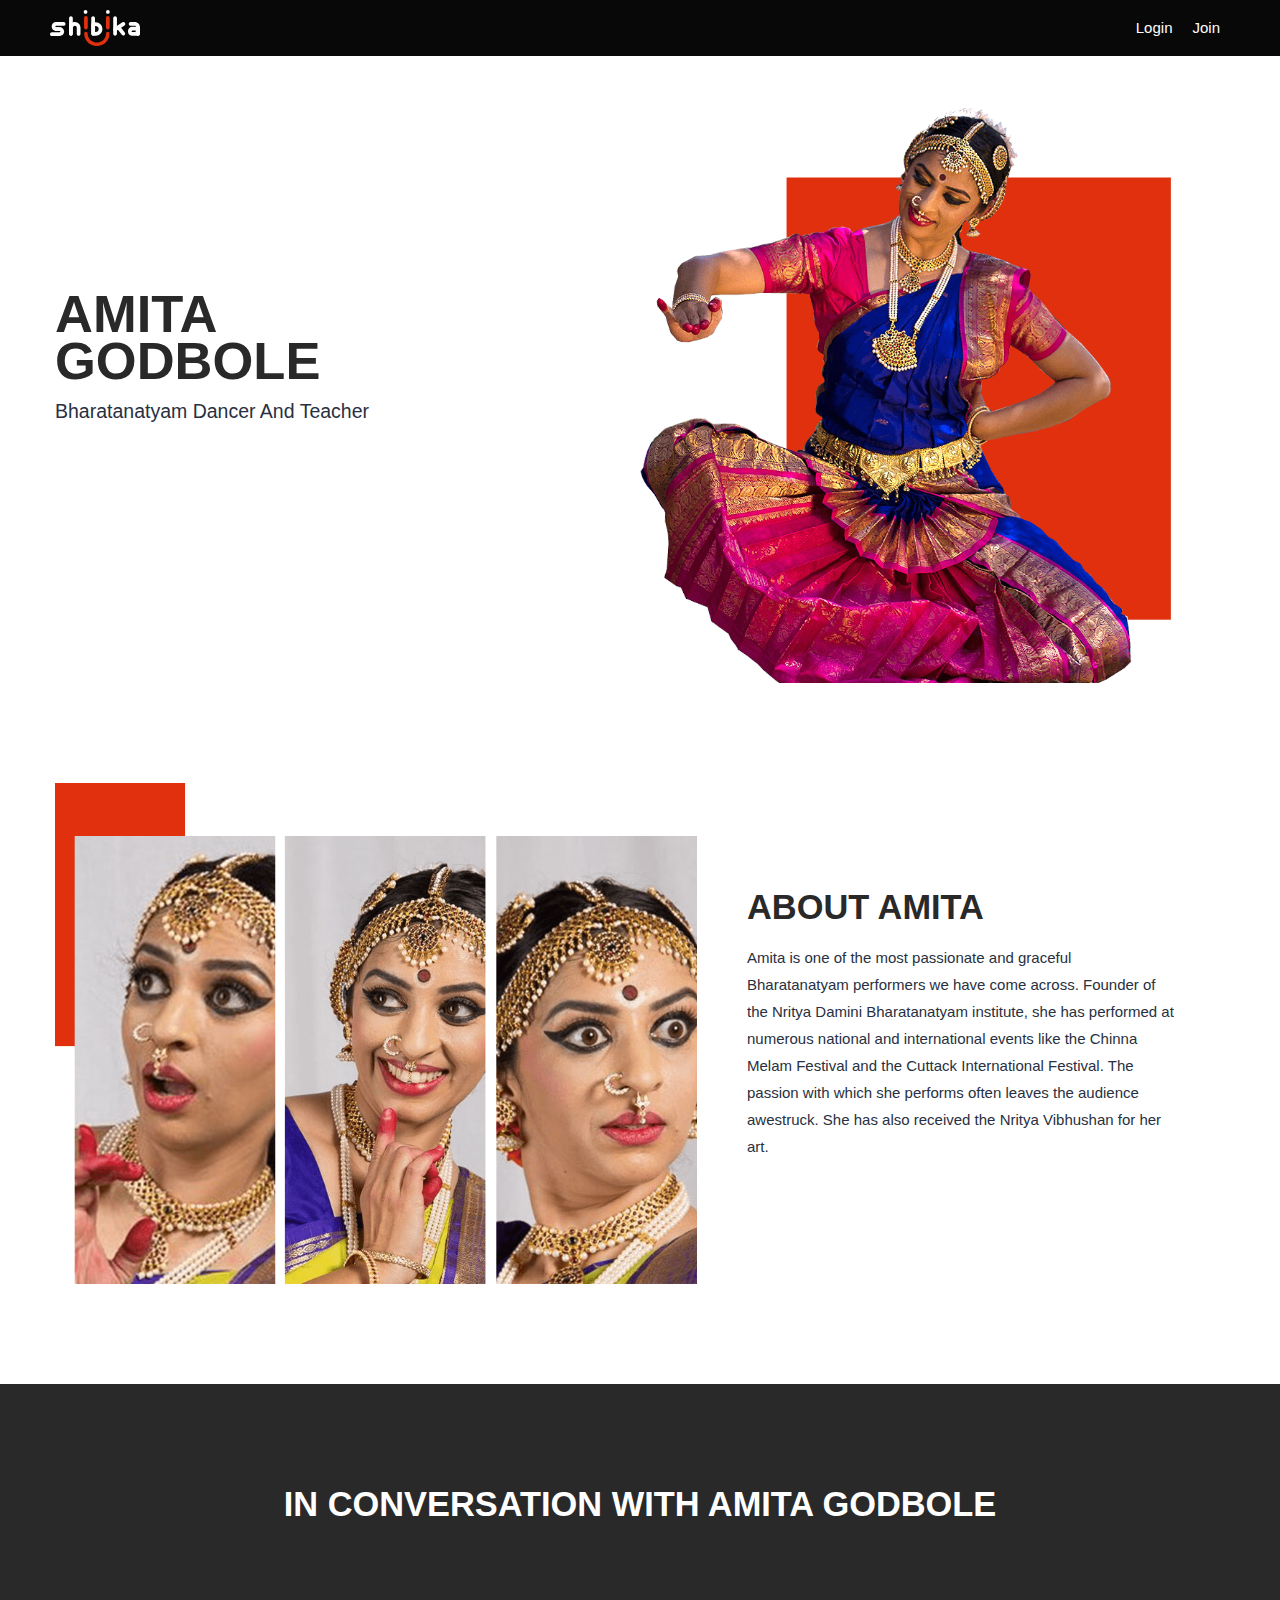
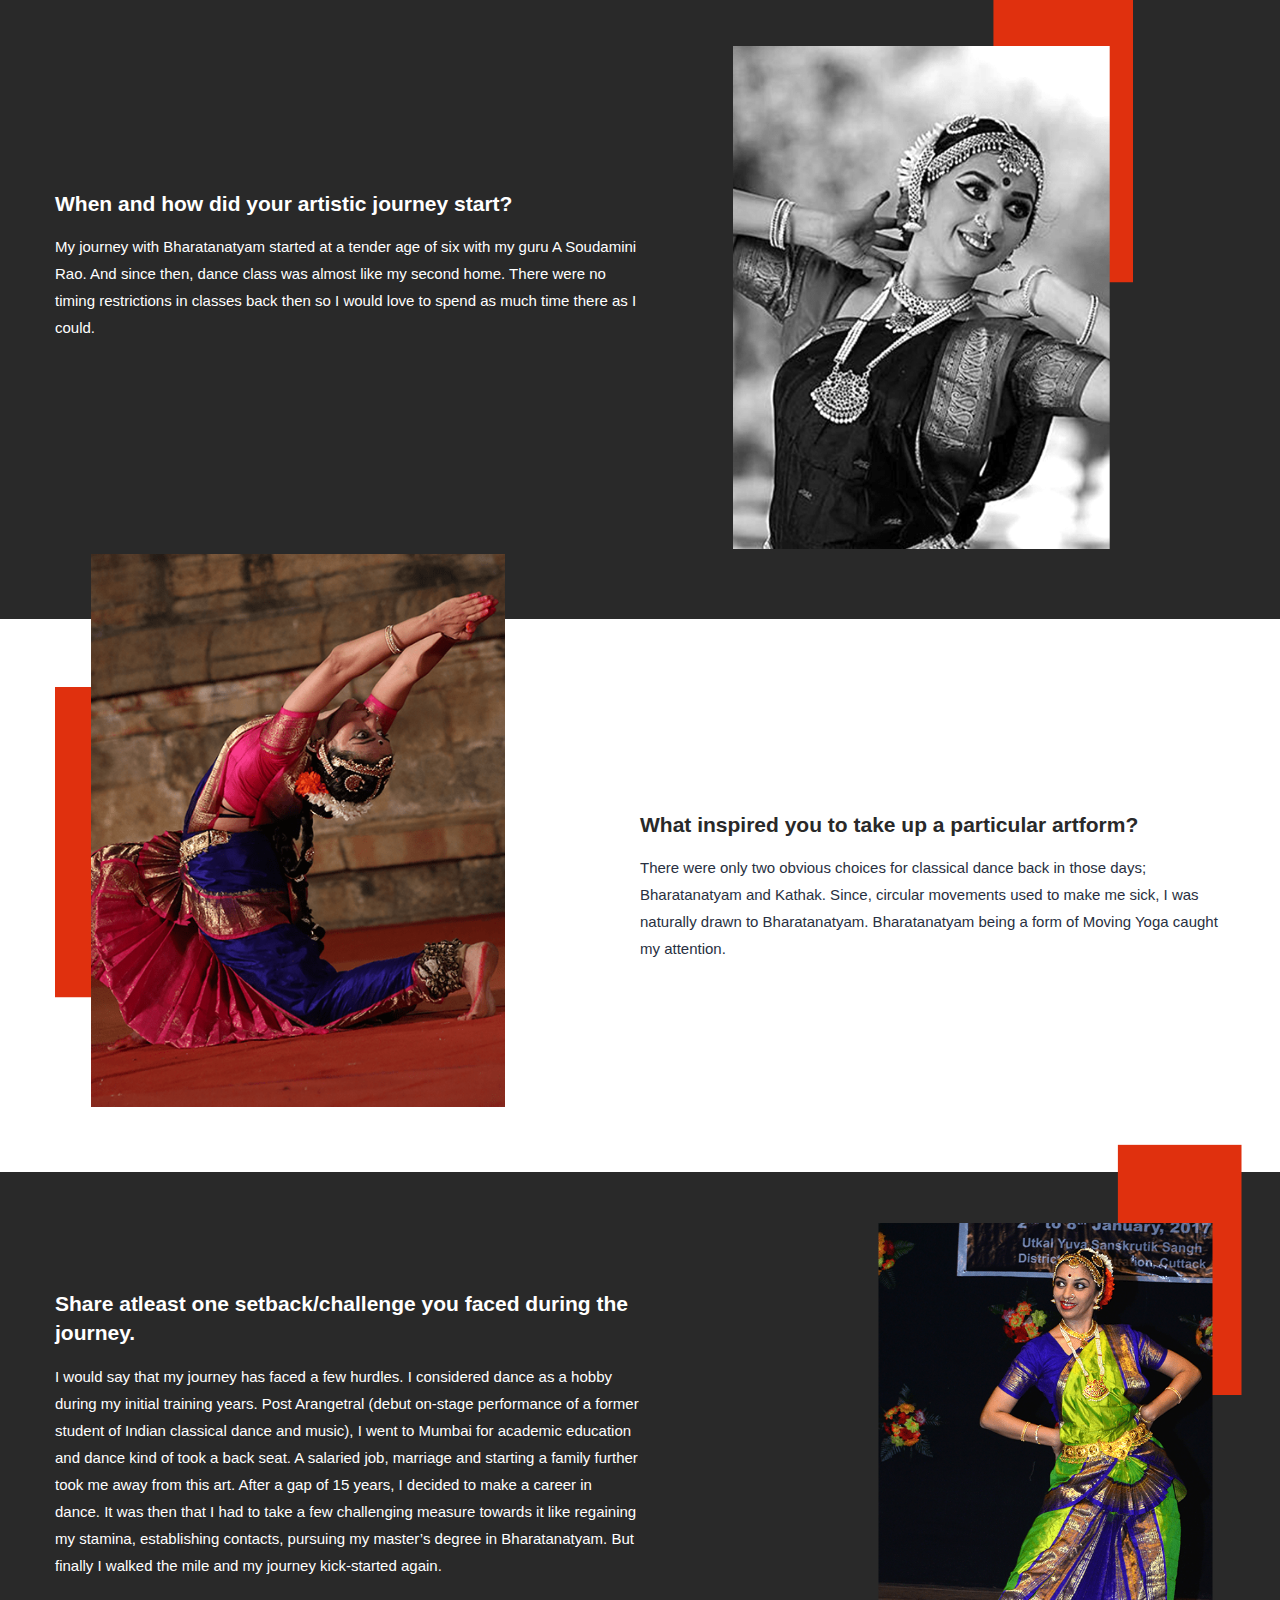
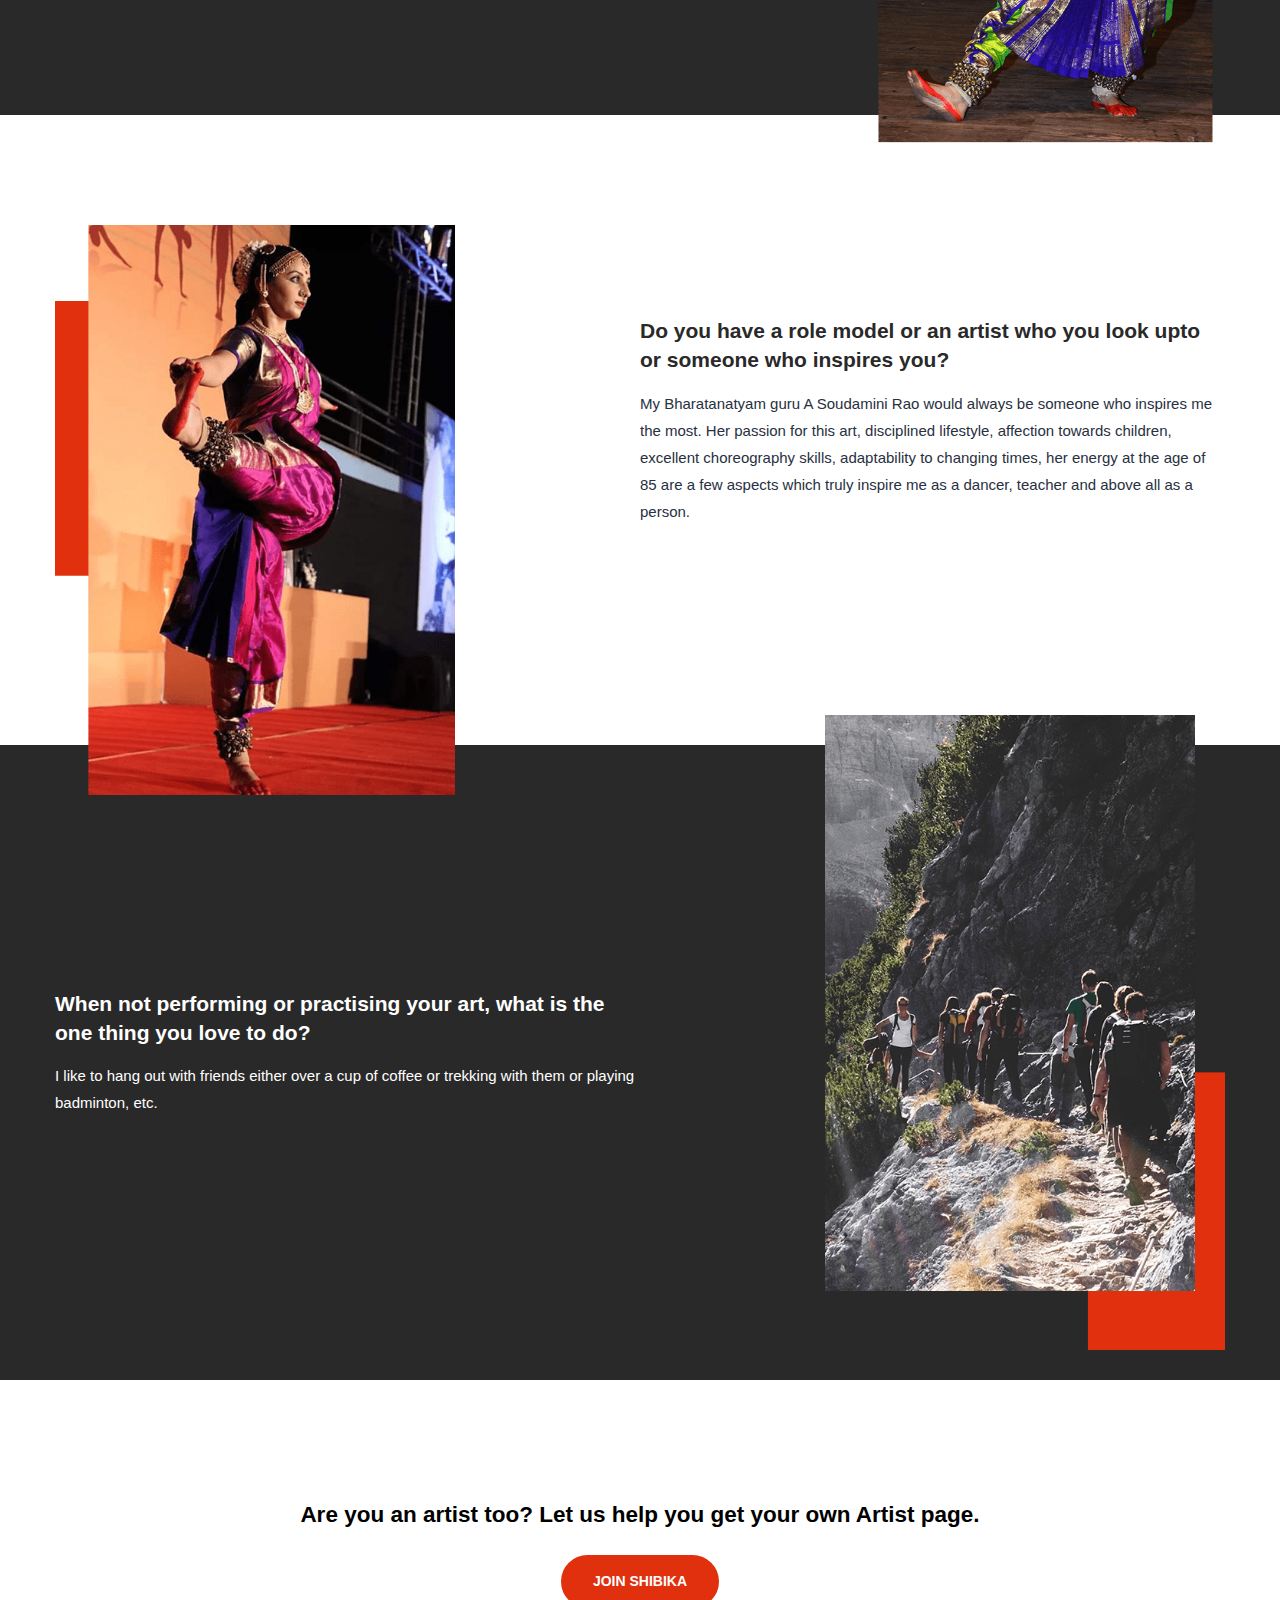
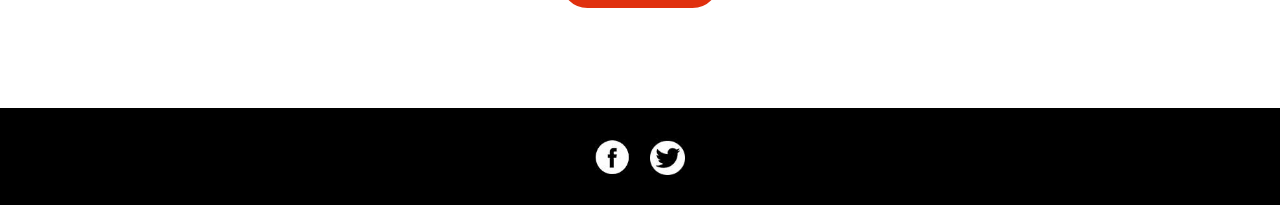
<file: amita-godbole/index.html>
<!DOCTYPE html><html lang="en"><head><meta charset="UTF-8"/><meta name="viewport" content="width=device-width, initial-scale=1.0"/><meta http-equiv="X-UA-Compatible" content="ie=edge"/><title>Amita Godbole | Artist Spotlight | Shibika</title><meta rel="description" content="All about Amita Godbole, a talent Bharatanatyam performer and teacher and the founder of Nritya Damini Bharatanatyam Institute."/><!-- Search Engine--><meta name="description" content="All about Amita Godbole, a talent Bharatanatyam performer and teacher and the founder of Nritya Damini Bharatanatyam Institute."/><meta name="image" content="../assets/img/meta-amita-godbole.jpg"/><!-- Schema.org for Google--><meta itemprop="name" content="Amita Godbole | Artist Spotlight | Shibika"/><meta itemprop="description" content="All about Amita Godbole, a talent Bharatanatyam performer and teacher and the founder of Nritya Damini Bharatanatyam Institute."/><meta itemprop="image" content="../assets/img/meta-amita-godbole.jpg"/><!-- Twitter--><meta name="twitter:card" content="summary"/><meta name="twitter:title" content="Amita Godbole | Artist Spotlight | Shibika"/><meta name="twitter:description" content="All about Amita Godbole, a talent Bharatanatyam performer and teacher and the founder of Nritya Damini Bharatanatyam Institute."/><meta name="twitter:image:src" content="../assets/img/meta-amita-godbole.jpg"/><!-- Open Graph general (Facebook, Pinterest & Google+)--><meta property="og:title" content="Amita Godbole | Artist Spotlight | Shibika"/><meta property="og:description" content="All about Amita Godbole, a talent Bharatanatyam performer and teacher and the founder of Nritya Damini Bharatanatyam Institute."/><meta property="og:image" content="../assets/img/meta-amita-godbole.jpg"/><meta property="og:url" content="https://www.shibika.com"/><meta property="og:site_name" content="Shibika"/><meta property="og:type" content="website"/><script async="" src="https://www.googletagmanager.com/gtag/js?id=UA-89861918-3"></script><script>window.dataLayer = window.dataLayer || [];
function gtag(){dataLayer.push(arguments);}
gtag('js', new Date());
gtag('config', 'UA-89861918-3');
</script><link rel="icon" type="image/png" href="../assets/img/shibika-icon.png"/><link rel="stylesheet" href="https://rsms.me/inter/inter.css"/><link rel="stylesheet" href="../assets/css/style.css"/></head><body><nav class="row"><div class="col"><a href="https://www.shibika.com/"><img src="../assets/img/shibika-white.svg" width="90" alt="shibika logo"/></a></div><div class="col right"><ul class="list-unstyled list-inline"><li><a href="https://www.shibika.com/register">Login</a></li><li><a href="https://www.shibika.com/register">Join</a></li></ul></div></nav><main class="spotag"><section class="spotag-hero"><div class="container"><div class="row"><div class="col"><h1 class="uppercase black">Amita<br/>Godbole</h1><p>Bharatanatyam Dancer And Teacher</p></div><div class="col"><img src="../assets/img/amita-godbole-1.png" alt="amita godbole"/></div></div></div></section><section class="spotag-about"><div class="container"><div class="row"><div class="col"><img src="../assets/img/amita-godbole-2.png" alt="amita godbole"/></div><div class="col"><h2 class="uppercase">About Amita</h2><p>Amita is one of the most passionate and graceful Bharatanatyam performers we have come across. Founder of the Nritya Damini Bharatanatyam institute, she has performed at numerous national and international events like the Chinna Melam Festival and the Cuttack International Festival.  The passion with which she performs often leaves the audience awestruck. She has also received the Nritya Vibhushan for her art.</p></div></div></div></section><section class="spotag-conversation dark"><div class="container"><h2 class="center uppercase">In Conversation With Amita Godbole</h2><div class="row"><div class="col"><h3>When and how did your artistic journey start?</h3><p>My journey with Bharatanatyam started at a tender age of six with my guru A Soudamini Rao. And since then, dance class was almost like my second home. There were no timing restrictions in classes back then so I would love to spend as much time there as I could.</p></div><div class="col center"><img src="../assets/img/amita-godbole-3.png" alt="amita godbole"/></div></div></div></section><section class="spotag-conv1"><div class="container"><div class="row"><div class="col left"><img src="../assets/img/amita-godbole-4.png" alt="amita godbole"/></div><div class="col"><h3>What inspired you to take up a particular artform?</h3><p>There were only two obvious choices for classical dance back in those days; Bharatanatyam and Kathak. Since, circular movements used to make me sick, I was naturally drawn to Bharatanatyam. Bharatanatyam being a form of Moving Yoga caught my attention.</p></div></div></div></section><section class="spotag-conv2 dark"><div class="container"><div class="row"><div class="col"><h3>Share atleast one setback/challenge you faced during the journey.</h3><p>I would say that my journey has faced a few hurdles. I considered dance as a hobby during my initial training years. Post Arangetral (debut on-stage performance of a former student of Indian classical dance and music), I went to Mumbai for academic education and dance kind of took a back seat. A salaried job, marriage and starting a family further took me away from this art. After a gap of 15 years, I decided to make a career in dance. It was then that I had to take a few challenging measure towards it like regaining my stamina, establishing contacts, pursuing my master’s degree in Bharatanatyam. But finally I walked the mile and my journey kick-started again.</p></div><div class="col right"><img src="../assets/img/amita-godbole-5.png" alt="amita godbole"/></div></div></div></section><section class="spotag-conv3"><div class="container"><div class="row"><div class="col"><img src="../assets/img/amita-godbole-6.png" alt="amita godbole"/></div><div class="col"><h3>Do you have a role model or an artist who you look upto or someone who inspires you?</h3><p>My Bharatanatyam guru A Soudamini Rao would always be someone who inspires me the most. Her passion for this art, disciplined lifestyle, affection towards children, excellent choreography skills, adaptability to changing times, her energy at the age of 85 are a few aspects which truly inspire me as a dancer, teacher and above all as a person.</p></div></div></div></section><section class="spotag-conv4 dark"><div class="container"><div class="row"><div class="col"><h3>When not performing or practising your art, what is the one thing you love to do?</h3><p>I like to hang out with friends either over a cup of coffee or trekking with them or playing badminton, etc.</p></div><div class="col right"><img src="../assets/img/amita-godbole-7.png" alt="amita godbole"/></div></div></div></section><section class="spotlight-cta center"><div class="container"><p class="bold">Are you an artist too? Let us help you get your own Artist page.</p><a class="button" href="https://www.shibika.com/register" target="_blank" rel="noopener noreferrer">Join Shibika</a></div></section></main><footer class="center"><div class="container"><ul class="list-unstyled list-inline"><li><a href="https://www.facebook.com/iShibika/" target="_blank" rel="noopener noreferrer"><img src="../assets/img/facebook.jpg" alt="facebook"/></a></li><li><a href="https://twitter.com/ishibika" target="_blank" rel="noopener noreferrer"><img src="../assets/img/twitter.jpg" alt="twitter"/></a></li></ul></div></footer></body></html>
</file>
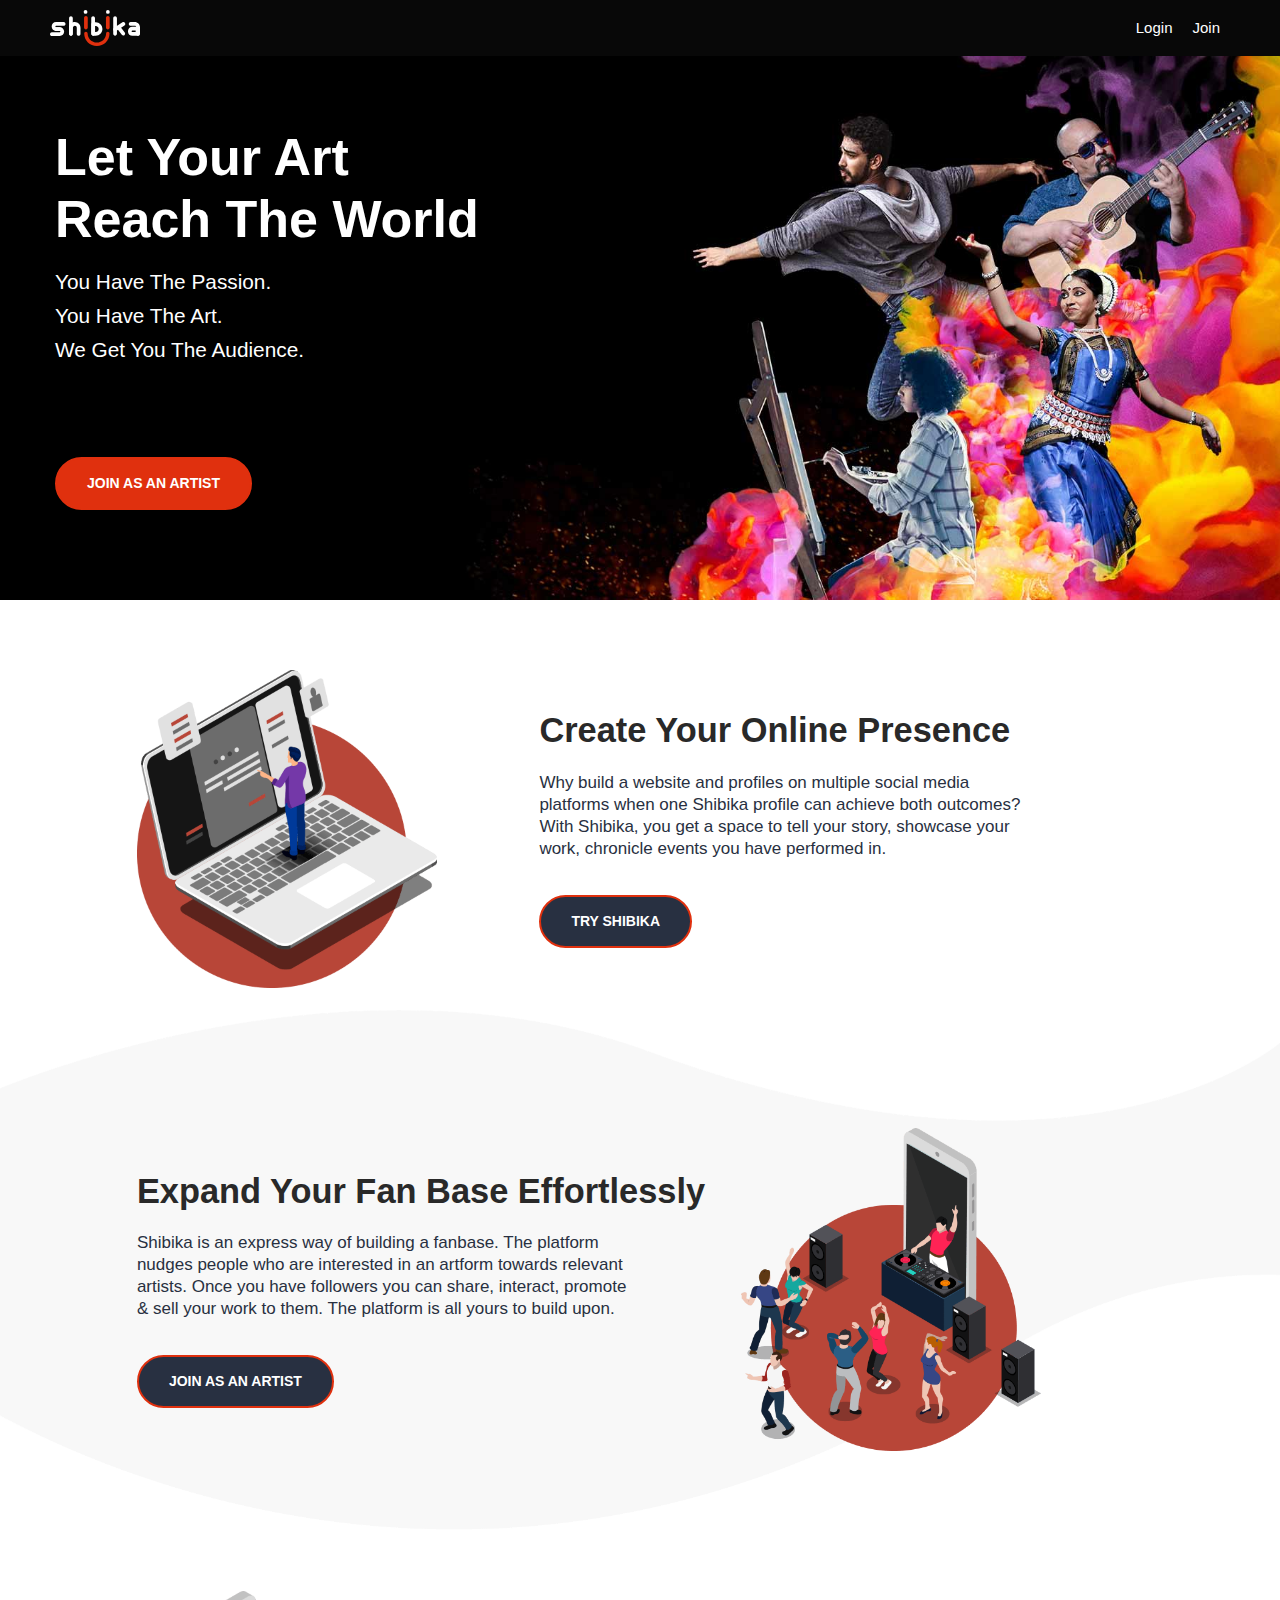
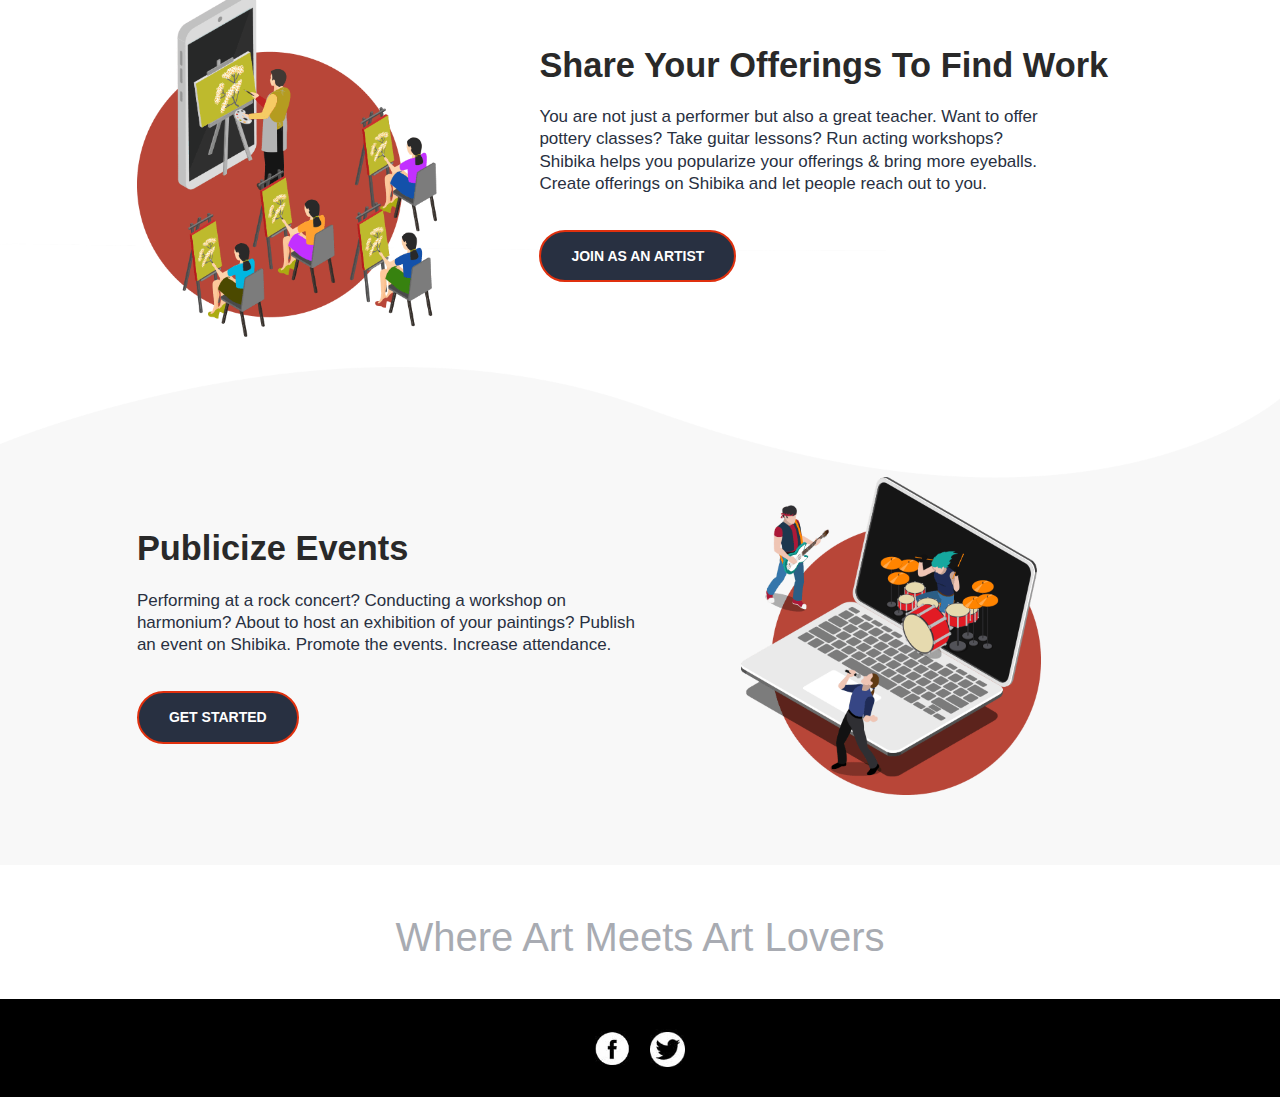
<file: artist/index.html>
<!DOCTYPE html><html lang="en"><head><meta charset="UTF-8"/><meta name="viewport" content="width=device-width, initial-scale=1.0"/><meta http-equiv="X-UA-Compatible" content="ie=edge"/><title>Join as an Artist | Shibika</title><script async="" src="https://www.googletagmanager.com/gtag/js?id=UA-89861918-3"></script><script>window.dataLayer = window.dataLayer || [];
function gtag(){dataLayer.push(arguments);}
gtag('js', new Date());
gtag('config', 'UA-89861918-3');
</script><link rel="icon" type="image/png" href="../assets/img/shibika-icon.png"/><link rel="stylesheet" href="https://rsms.me/inter/inter.css"/><link rel="stylesheet" href="../assets/css/style.css"/></head><body><nav class="row"><div class="col"><a href="https://www.shibika.com/"><img src="../assets/img/shibika-white.svg" width="90" alt="shibika logo"/></a></div><div class="col right"><ul class="list-unstyled list-inline"><li><a href="https://www.shibika.com/register">Login</a></li><li><a href="https://www.shibika.com/register">Join</a></li></ul></div></nav><section class="index-hero"><div class="container"><h1 class="white">Let Your Art<br/>Reach The World</h1><p class="white">You Have The Passion.<br/>You Have The Art.<br/>We Get You The Audience.</p><a class="button" href="https://www.shibika.com/register">Join as an artist</a></div></section><section class="index-features"><div class="container"><div class="row"><div class="col"><img src="../assets/img/artist-one.png" alt="Create Your Online Presence"/></div><div class="col"><h2>Create Your Online Presence</h2><p>Why build a website and profiles on multiple social media platforms when one Shibika profile can achieve both outcomes? With Shibika, 
you get a space to tell your story, showcase your work, chronicle 
events you have performed in.</p><a class="button" href="https://www.shibika.com/register">Try Shibika</a></div></div><div class="row"><div class="col"><h2>Expand Your Fan Base Effortlessly</h2><p>Shibika is an express way of building a fanbase. The platform nudges people who are interested in an artform towards relevant artists. 
Once you have followers you can share, interact, promote &amp; sell 
your work to them. The platform is all yours to build upon.</p><a class="button" href="https://www.shibika.com/register">Join as an artist</a></div><div class="col"><img src="../assets/img/artist-two.png" alt="Expand Your Fan Base Effortlessly"/></div></div><div class="row"><div class="col"><img src="../assets/img/artist-three.png" alt="Share Your Offerings To Find Work"/></div><div class="col"><h2>Share Your Offerings To Find Work</h2><p>You are not just a performer but also a great teacher. Want to offer pottery classes? Take guitar lessons? Run acting workshops? Shibika 
helps you popularize your offerings &amp; bring more eyeballs. Create 
offerings on Shibika and let people reach out to you.</p><a class="button" href="https://www.shibika.com/register">Join as an artist</a></div></div><div class="row"><div class="col"><h2>Publicize Events</h2><p>Performing at a rock concert? Conducting a workshop on harmonium? About to host an exhibition of your paintings? Publish an event on Shibika. 
Promote the events. Increase attendance.</p><a class="button" href="https://www.shibika.com/register">Get Started</a></div><div class="col"><img src="../assets/img/artist-four.png" alt="Publicize Events"/></div></div></div></section><div class="footer-section center"><div class="container"><p>Where Art Meets Art Lovers</p></div></div><footer class="center"><div class="container"><ul class="list-unstyled list-inline"><li><a href="https://www.facebook.com/iShibika/" target="_blank" rel="noopener noreferrer"><img src="../assets/img/facebook.jpg" alt="facebook"/></a></li><li><a href="https://twitter.com/ishibika" target="_blank" rel="noopener noreferrer"><img src="../assets/img/twitter.jpg" alt="twitter"/></a></li></ul></div></footer></body></html>
</file>
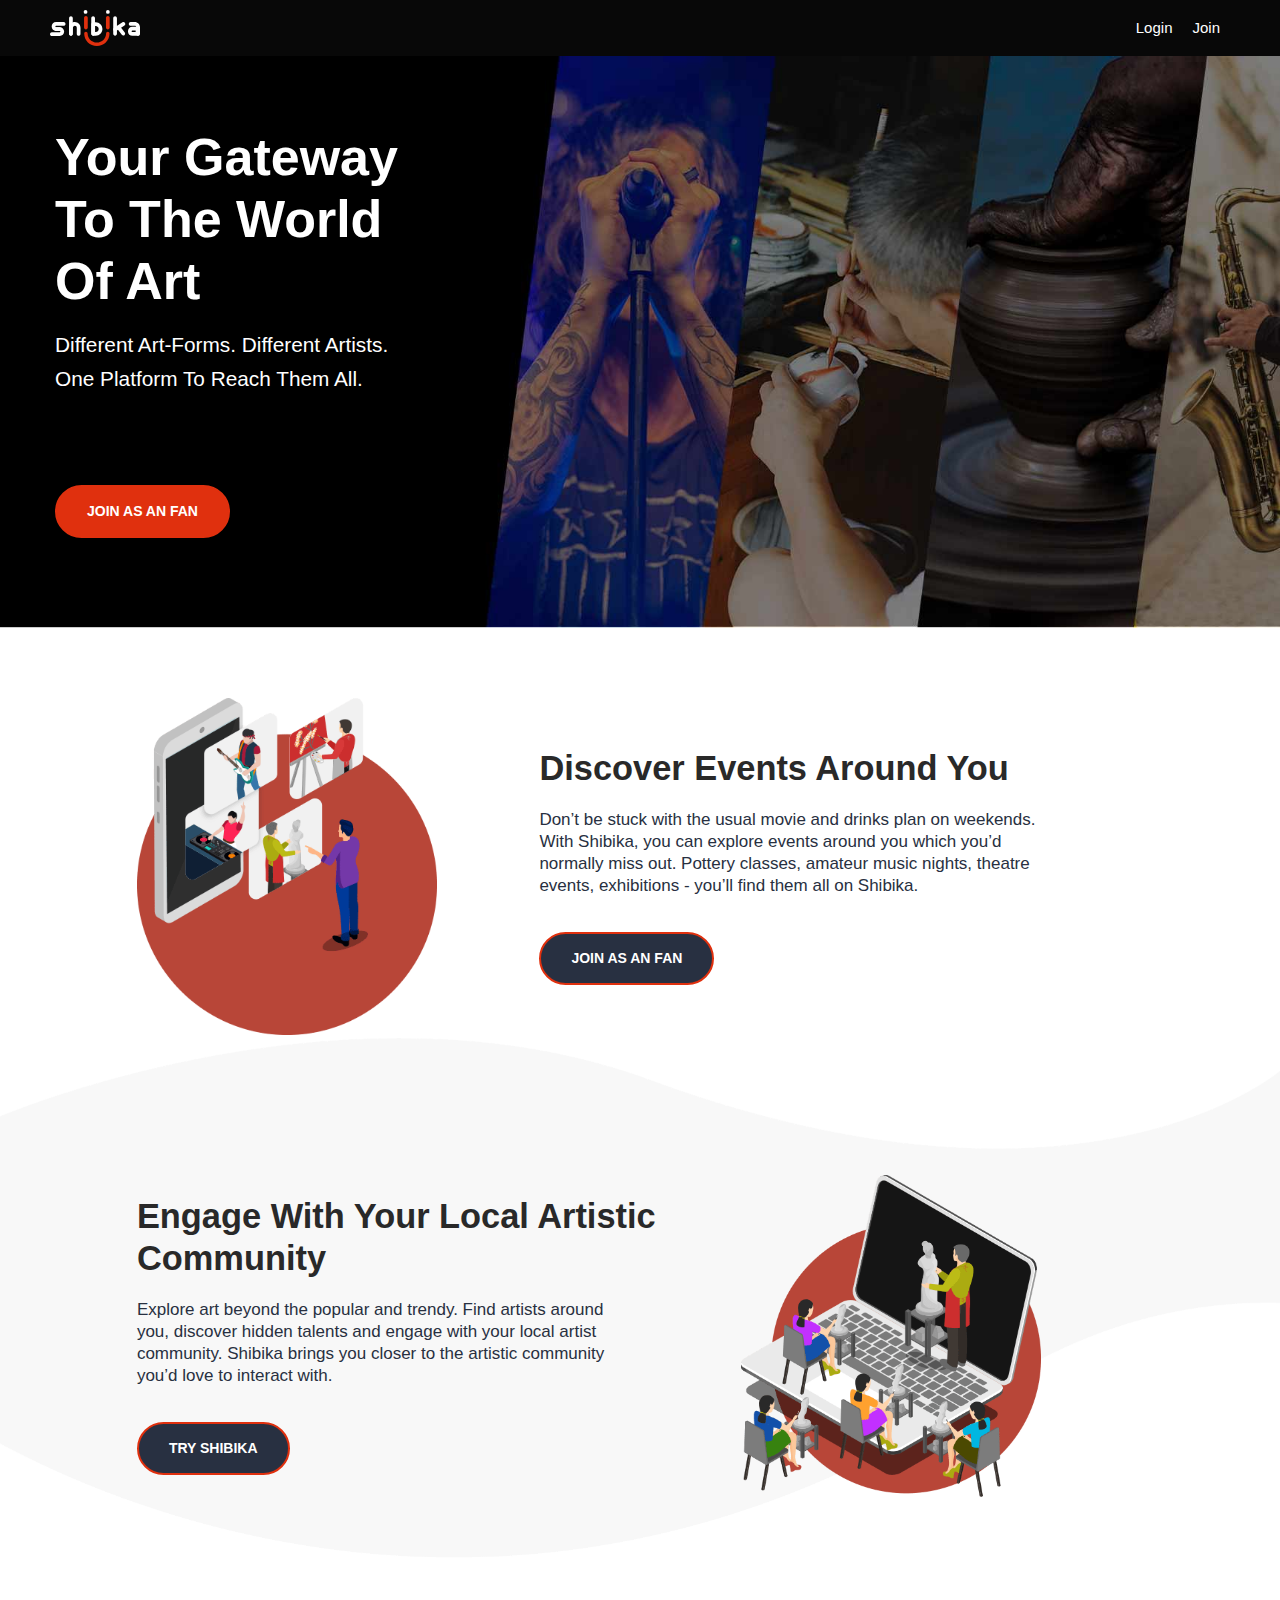
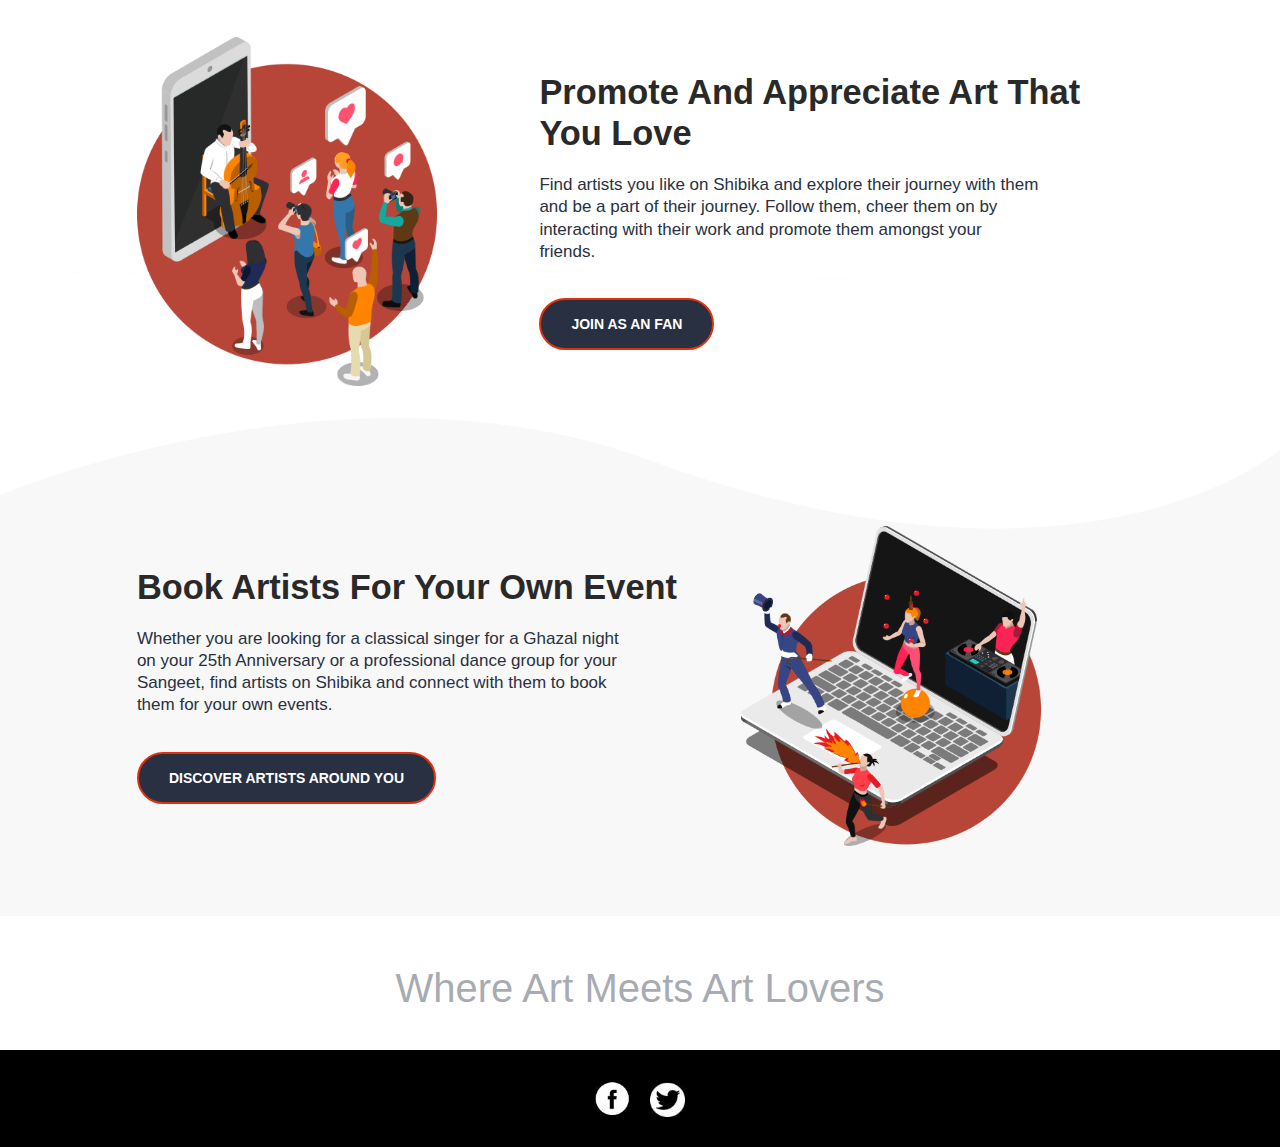
<file: fans/index.html>
<!DOCTYPE html><html lang="en"><head><meta charset="UTF-8"/><meta name="viewport" content="width=device-width, initial-scale=1.0"/><meta http-equiv="X-UA-Compatible" content="ie=edge"/><title>Join as a Fan | Shibika</title><script async="" src="https://www.googletagmanager.com/gtag/js?id=UA-89861918-3"></script><script>window.dataLayer = window.dataLayer || [];
function gtag(){dataLayer.push(arguments);}
gtag('js', new Date());
gtag('config', 'UA-89861918-3');
</script><link rel="icon" type="image/png" href="../assets/img/shibika-icon.png"/><link rel="stylesheet" href="https://rsms.me/inter/inter.css"/><link rel="stylesheet" href="../assets/css/style.css"/></head><body class="fans"><nav class="row"><div class="col"><a href="https://www.shibika.com/"><img src="../assets/img/shibika-white.svg" width="90" alt="shibika logo"/></a></div><div class="col right"><ul class="list-unstyled list-inline"><li><a href="https://www.shibika.com/register">Login</a></li><li><a href="https://www.shibika.com/register">Join</a></li></ul></div></nav><section class="index-hero"><div class="container"><h1 class="white">Your Gateway<br/>To The World<br/>Of Art</h1><p class="white">Different Art-Forms. Different Artists.<br/>One Platform To Reach Them All.</p><a class="button" href="https://www.shibika.com/register">Join as an fan</a></div></section><section class="index-features"><div class="container"><div class="row"><div class="col"><img src="../assets/img/fans-one.png" alt="Discover Events Around You"/></div><div class="col"><h2>Discover Events Around You</h2><p>Don’t be stuck with the usual movie and drinks plan on weekends. With Shibika, you can explore events around you which you’d normally 
miss out. Pottery classes, amateur music nights, theatre events, 
exhibitions - you’ll find them all on Shibika.</p><a class="button" href="https://www.shibika.com/register">Join as an fan</a></div></div><div class="row"><div class="col"><h2>Engage With Your Local Artistic Community</h2><p>Explore art beyond the popular and trendy. Find artists around you, discover hidden talents and engage with your local artist community. 
Shibika brings you closer to the artistic community you’d love to 
interact with.</p><a class="button" href="https://www.shibika.com/register">Try Shibika</a></div><div class="col"><img src="../assets/img/fans-two.png" alt="Engage With Your Local Artistic Community"/></div></div><div class="row"><div class="col"><img src="../assets/img/fans-three.png" alt="Promote And Appreciate Art That You Love"/></div><div class="col"><h2>Promote And Appreciate Art That You Love</h2><p>Find artists you like on Shibika and explore their journey with them and be a part of their journey. Follow them, cheer them on by 
interacting with their work and promote them amongst your friends.</p><a class="button" href="https://www.shibika.com/register">Join as an fan</a></div></div><div class="row"><div class="col"><h2>Book Artists For Your Own Event</h2><p>Whether you are looking for a classical singer for a Ghazal night on your 25th Anniversary or a professional dance group for your Sangeet, 
find artists on Shibika and connect with them to book them for your 
own events.</p><a class="button" href="https://www.shibika.com/register">Discover Artists Around You</a></div><div class="col"><img src="../assets/img/fans-four.png" alt="Book Artists For Your Own Event"/></div></div></div></section><div class="footer-section center"><div class="container"><p>Where Art Meets Art Lovers</p></div></div><footer class="center"><div class="container"><ul class="list-unstyled list-inline"><li><a href="https://www.facebook.com/iShibika/" target="_blank" rel="noopener noreferrer"><img src="../assets/img/facebook.jpg" alt="facebook"/></a></li><li><a href="https://twitter.com/ishibika" target="_blank" rel="noopener noreferrer"><img src="../assets/img/twitter.jpg" alt="twitter"/></a></li></ul></div></footer></body></html>
</file>
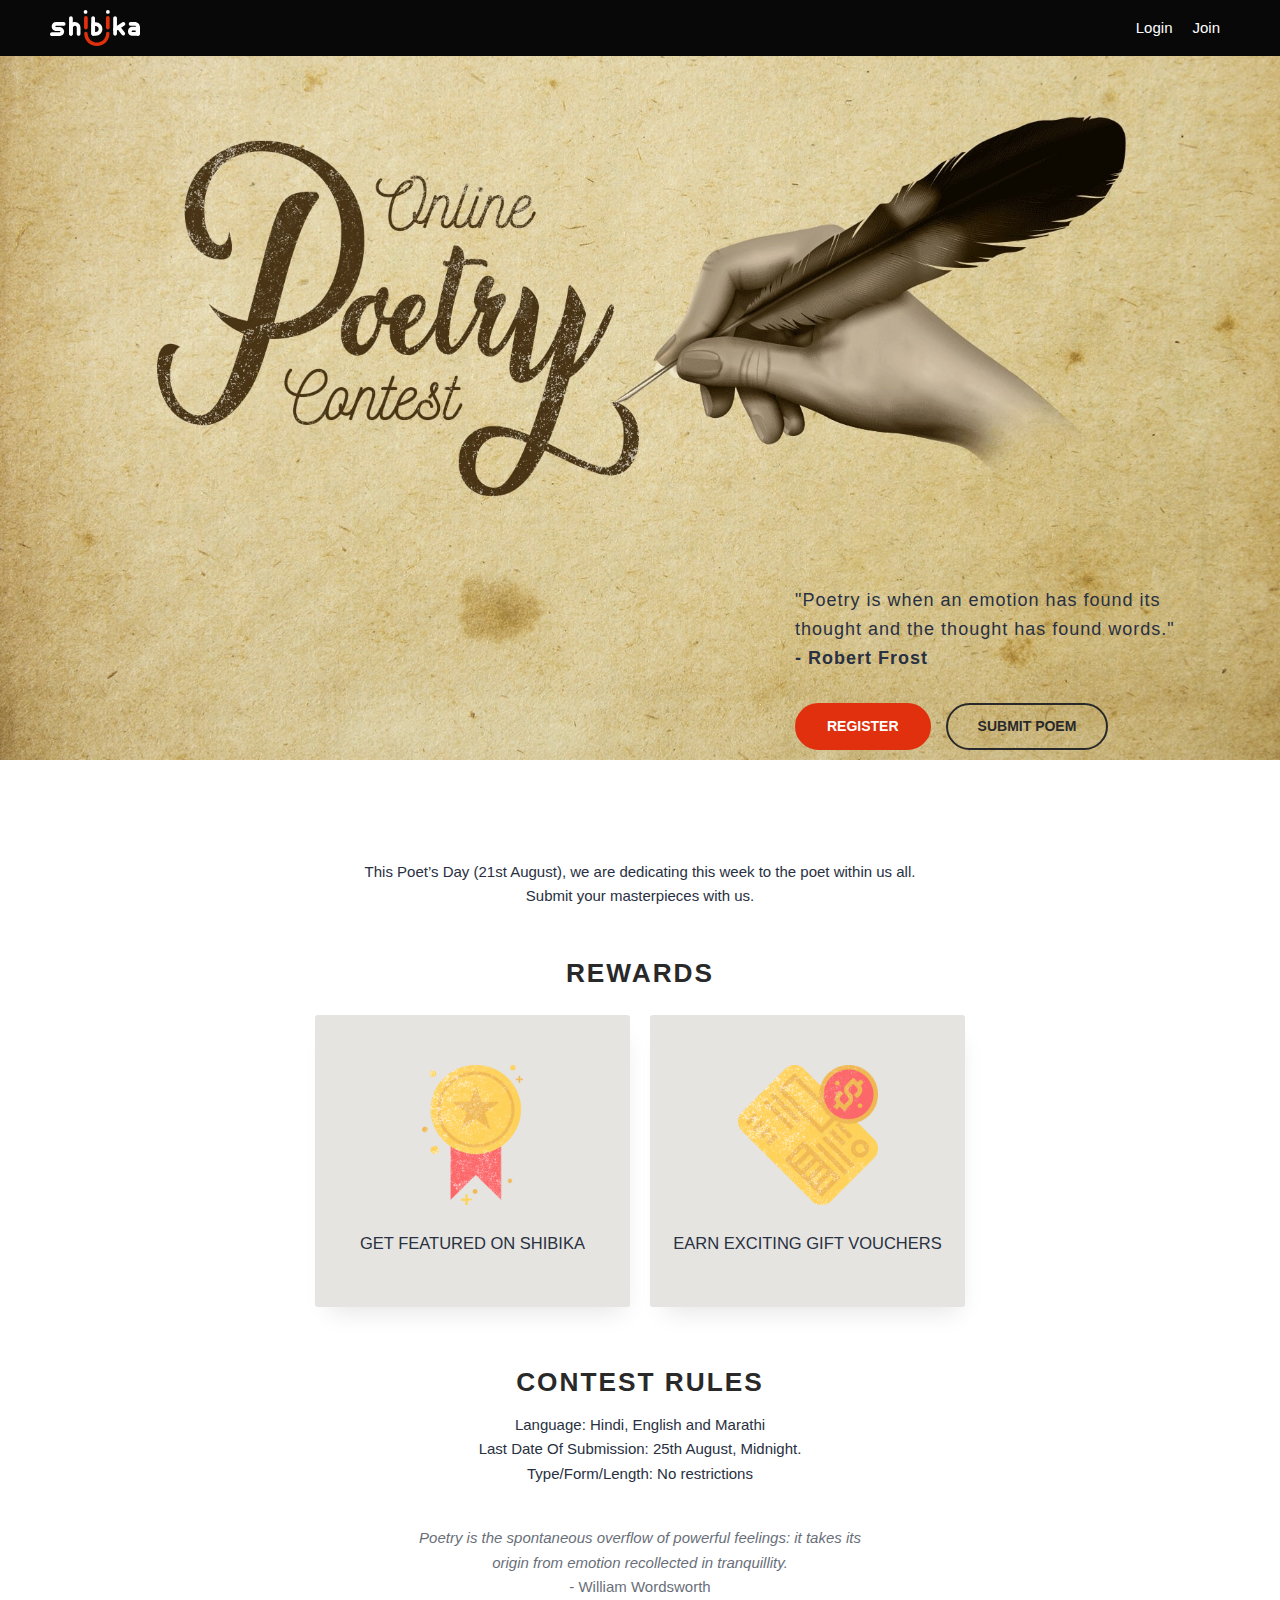
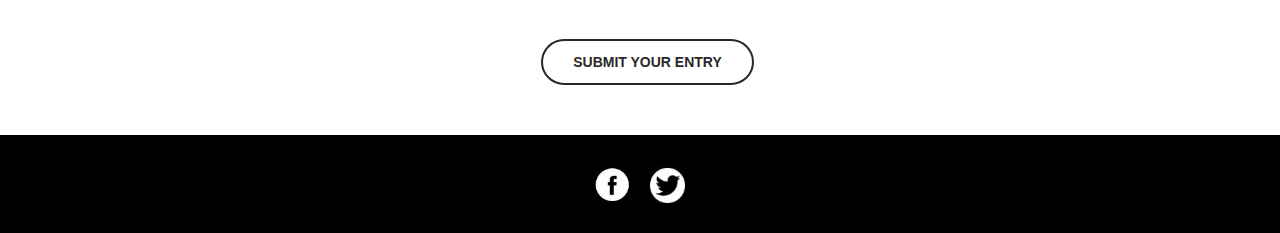
<file: poetry-competition/index.html>
<!DOCTYPE html><html lang="en"><head><meta charset="UTF-8"/><meta name="viewport" content="width=device-width, initial-scale=1.0"/><meta http-equiv="X-UA-Compatible" content="ie=edge"/><title>Online Poetry Competition | Shibika</title><meta rel="description" content="Online poetry competition with no registration fee. Submit your entries in Hindi, English or Marathi and get a chance to earn exciting gift vouchers. Register now."/><!-- Search Engine--><meta name="description" content="Online poetry competition with no registration fee. Submit your entries in Hindi, English or Marathi and get a chance to earn exciting gift vouchers. Register now."/><meta name="image" content="../assets/img/poetry-competition/poetry-contest-meta.jpg"/><!-- Schema.org for Google--><meta itemprop="name" content="Online Poetry Competition | Shibika"/><meta itemprop="description" content="Online poetry competition with no registration fee. Submit your entries in Hindi, English or Marathi and get a chance to earn exciting gift vouchers. Register now."/><meta itemprop="image" content="../assets/img/poetry-competition/poetry-contest-meta.jpg"/><!-- Twitter--><meta name="twitter:card" content="summary"/><meta name="twitter:title" content="Online Poetry Competition | Shibika"/><meta name="twitter:description" content="Online poetry competition with no registration fee. Submit your entries in Hindi, English or Marathi and get a chance to earn exciting gift vouchers. Register now."/><meta name="twitter:image:src" content="../assets/img/poetry-competition/poetry-contest-meta.jpg"/><!-- Open Graph general (Facebook, Pinterest & Google+)--><meta property="og:title" content="Online Poetry Competition | Shibika"/><meta property="og:description" content="Online poetry competition with no registration fee. Submit your entries in Hindi, English or Marathi and get a chance to earn exciting gift vouchers. Register now."/><meta property="og:image" content="../assets/img/poetry-competition/poetry-contest-meta.jpg"/><meta property="og:url" content="https://www.shibika.com"/><meta property="og:site_name" content="Shibika"/><meta property="og:type" content="website"/><script async="" src="https://www.googletagmanager.com/gtag/js?id=UA-89861918-3"></script><script>window.dataLayer = window.dataLayer || [];
function gtag(){dataLayer.push(arguments);}
gtag('js', new Date());
gtag('config', 'UA-89861918-3');
</script><link rel="icon" type="image/png" href="../assets/img/shibika-icon.png"/><link rel="stylesheet" href="https://rsms.me/inter/inter.css"/><link rel="stylesheet" href="../assets/css/style.css"/></head><body><nav class="row"><div class="col"><a href="https://www.shibika.com/"><img src="../assets/img/shibika-white.svg" width="90" alt="shibika logo"/></a></div><div class="col right"><ul class="list-unstyled list-inline"><li><a href="https://www.shibika.com/register">Login</a></li><li><a href="https://www.shibika.com/register">Join</a></li></ul></div></nav><main class="poetry"><section class="poetry-hero"><div class="container"><div class="poetry-hero__wrapper"><p class="poetry-hero--quote">"Poetry is when an emotion has found its thought and the thought has found words."<br/><span class="bold">- Robert Frost</span></p><div class="poetry-hero__buttons"><button class="button" type="button">Register</button><button class="button button-outline" type="button" style="margin-left: 15px;" disabled="disabled">Submit Poem</button></div></div></div></section><section class="poetry-rules center"><div class="container"><div class="poetry-rules__wrapper"><p>This Poet’s Day (21st August), we are dedicating this week to the poet within us all.<br/>Submit your masterpieces with us.</p><h2>Rewards</h2><div class="poetry-rules__cards"><div><img src="../assets/img/poetry-competition/get-featured.png" alt="get featured"/><p class="uppercase">Get featured on Shibika</p></div><div><img src="../assets/img/poetry-competition/gift-voucher.png" alt="gift voucher"/><p class="uppercase">Earn exciting gift vouchers</p></div></div><h2>Contest Rules</h2><p>Language: Hindi, English and Marathi<br/>Last Date Of Submission: 25th August, Midnight. <br/>Type/Form/Length: No restrictions</p><p class="italic poetry-rules__quote">Poetry is the spontaneous overflow of powerful feelings: it takes its origin from emotion recollected in tranquillity.<br/><span>- William Wordsworth</span></p><button class="button button-outline" type="button" style="margin-left: 15px;" disabled="disabled">Submit Your Entry</button></div></div></section></main><footer class="center"><div class="container"><ul class="list-unstyled list-inline"><li><a href="https://www.facebook.com/iShibika/" target="_blank" rel="noopener noreferrer"><img src="../assets/img/facebook.jpg" alt="facebook"/></a></li><li><a href="https://twitter.com/ishibika" target="_blank" rel="noopener noreferrer"><img src="../assets/img/twitter.jpg" alt="twitter"/></a></li></ul></div></footer></body></html>
</file>
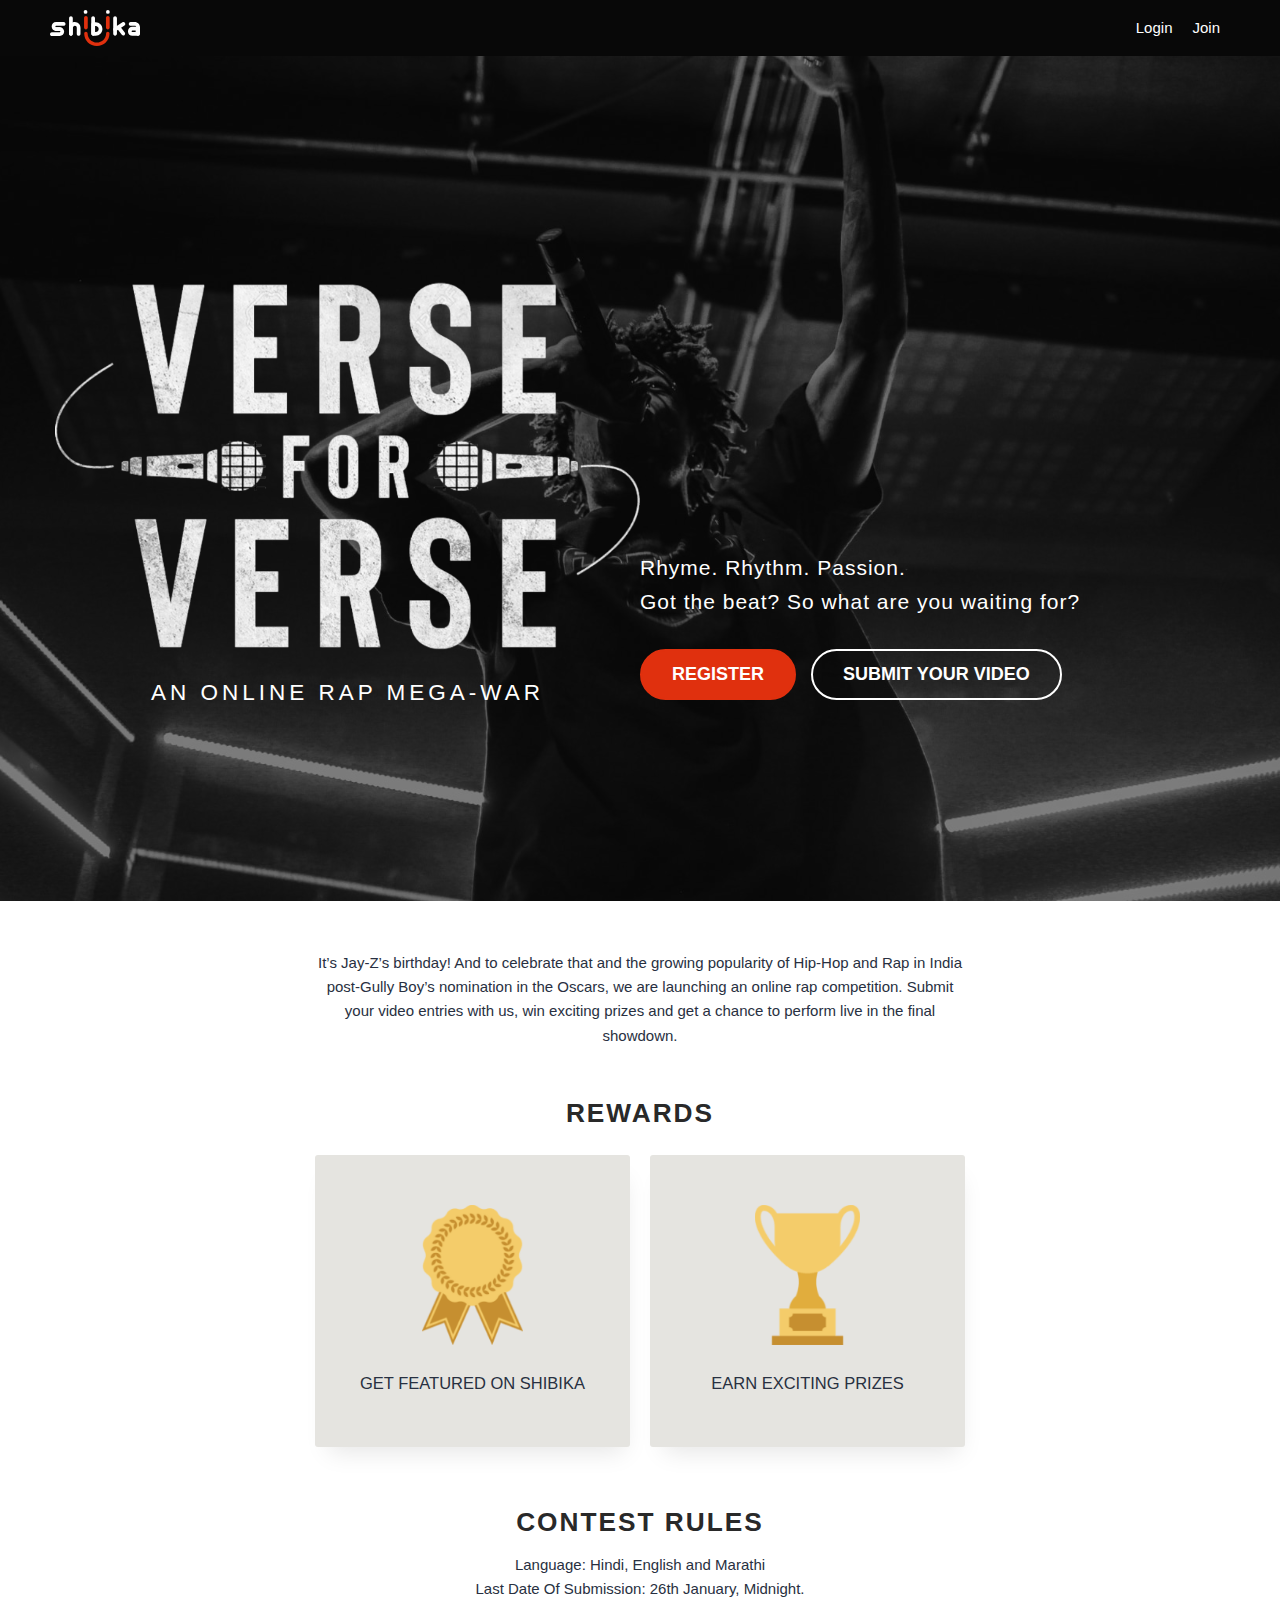
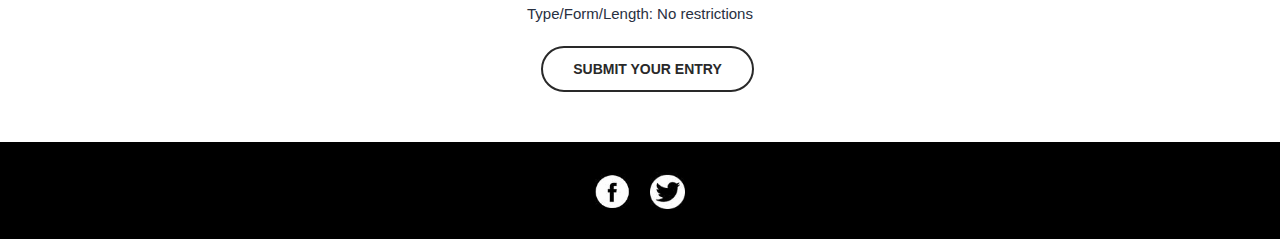
<file: rap-competition/index.html>
<!DOCTYPE html><html lang="en"><head><meta charset="UTF-8"/><meta name="viewport" content="width=device-width, initial-scale=1.0"/><meta http-equiv="X-UA-Compatible" content="ie=edge"/><title>Shibika Online Rap Competition - Verse For Verse</title><meta rel="description" content="Submit your entries for Shibika's online rap competition, Verse For Verse now and get exciting prizes."/><!-- Search Engine--><meta name="description" content="Submit your entries for Shibika's online rap competition, Verse For Verse now and get exciting prizes."/><meta name="image" content="../assets/img/rap-competition/rap-competition-meta.jpg"/><!-- Schema.org for Google--><meta itemprop="name" content="Shibika Online Rap Competition - Verse For Verse"/><meta itemprop="description" content="Submit your entries for Shibika's online rap competition, Verse For Verse now and get exciting prizes."/><meta itemprop="image" content="../assets/img/rap-competition/rap-competition-meta.jpg"/><!-- Twitter--><meta name="twitter:card" content="summary"/><meta name="twitter:title" content="Shibika Online Rap Competition - Verse For Verse"/><meta name="twitter:description" content="Submit your entries for Shibika's online rap competition, Verse For Verse now and get exciting prizes."/><meta name="twitter:image:src" content="../assets/img/rap-competition/rap-competition-meta.jpg"/><!-- Open Graph general (Facebook, Pinterest & Google+)--><meta property="og:title" content="Shibika Online Rap Competition - Verse For Verse"/><meta property="og:description" content="Submit your entries for Shibika's online rap competition, Verse For Verse now and get exciting prizes."/><meta property="og:image" content="../assets/img/rap-competition/rap-competition-meta.jpg"/><meta property="og:url" content="https://www.shibika.com"/><meta property="og:site_name" content="Shibika"/><meta property="og:type" content="website"/><script async="" src="https://www.googletagmanager.com/gtag/js?id=UA-89861918-3"></script><script>window.dataLayer = window.dataLayer || [];
function gtag(){dataLayer.push(arguments);}
gtag('js', new Date());
gtag('config', 'UA-89861918-3');
</script><link rel="icon" type="image/png" href="../assets/img/shibika-icon.png"/><link rel="stylesheet" href="https://rsms.me/inter/inter.css"/><link rel="stylesheet" href="../assets/css/style.css"/></head><body><nav class="row"><div class="col"><a href="https://www.shibika.com/"><img src="../assets/img/shibika-white.svg" width="90" alt="shibika logo"/></a></div><div class="col right"><ul class="list-unstyled list-inline"><li><a href="https://www.shibika.com/login">Login</a></li><li><a href="https://www.shibika.com/register">Join</a></li></ul></div></nav><main class="poetry rap"><section class="poetry-hero"><div class="container"><div class="row"><div class="col"><img class="rap-verse" src="../assets/img/rap-competition/verse-for-verse.png" alt="verse for verse"/><p class="uppercase center white">An online rap mega-war</p></div><div class="col"><p class="poetry-hero--quote white">Rhyme. Rhythm. Passion.<br/>Got the beat? So what are you waiting for?</p><div class="poetry-hero__buttons"><button class="button" type="button">Register</button><button class="button button-outline" type="button" style="margin-left: 15px;">Submit Your Video</button></div></div></div></div></section><section class="poetry-rules center"><div class="container"><div class="poetry-rules__wrapper"><p>It’s Jay-Z’s birthday! And to celebrate that and the growing popularity of Hip-Hop and Rap in India post-Gully Boy’s nomination in the Oscars, we are launching an online rap competition. Submit your video entries with us, win exciting prizes and get a chance to perform live in the final showdown.</p><h2>Rewards</h2><div class="poetry-rules__cards"><div><img src="../assets/img/rap-competition/get-featured.png" alt="get featured"/><p class="uppercase">Get featured on Shibika</p></div><div><img src="../assets/img/rap-competition/earn-prices.png" alt="earn prizes"/><p class="uppercase">Earn exciting prizes</p></div></div><h2>Contest Rules</h2><p>Language: Hindi, English and Marathi<br/>Last Date Of Submission: 26th January, Midnight. <br/>Type/Form/Length: No restrictions</p><button class="button button-outline" type="button" style="margin-left: 15px;">Submit Your Entry</button></div></div></section></main><footer class="center"><div class="container"><ul class="list-unstyled list-inline"><li><a href="https://www.facebook.com/iShibika/" target="_blank" rel="noopener noreferrer"><img src="../assets/img/facebook.jpg" alt="facebook"/></a></li><li><a href="https://twitter.com/ishibika" target="_blank" rel="noopener noreferrer"><img src="../assets/img/twitter.jpg" alt="twitter"/></a></li></ul></div></footer></body></html>
</file>
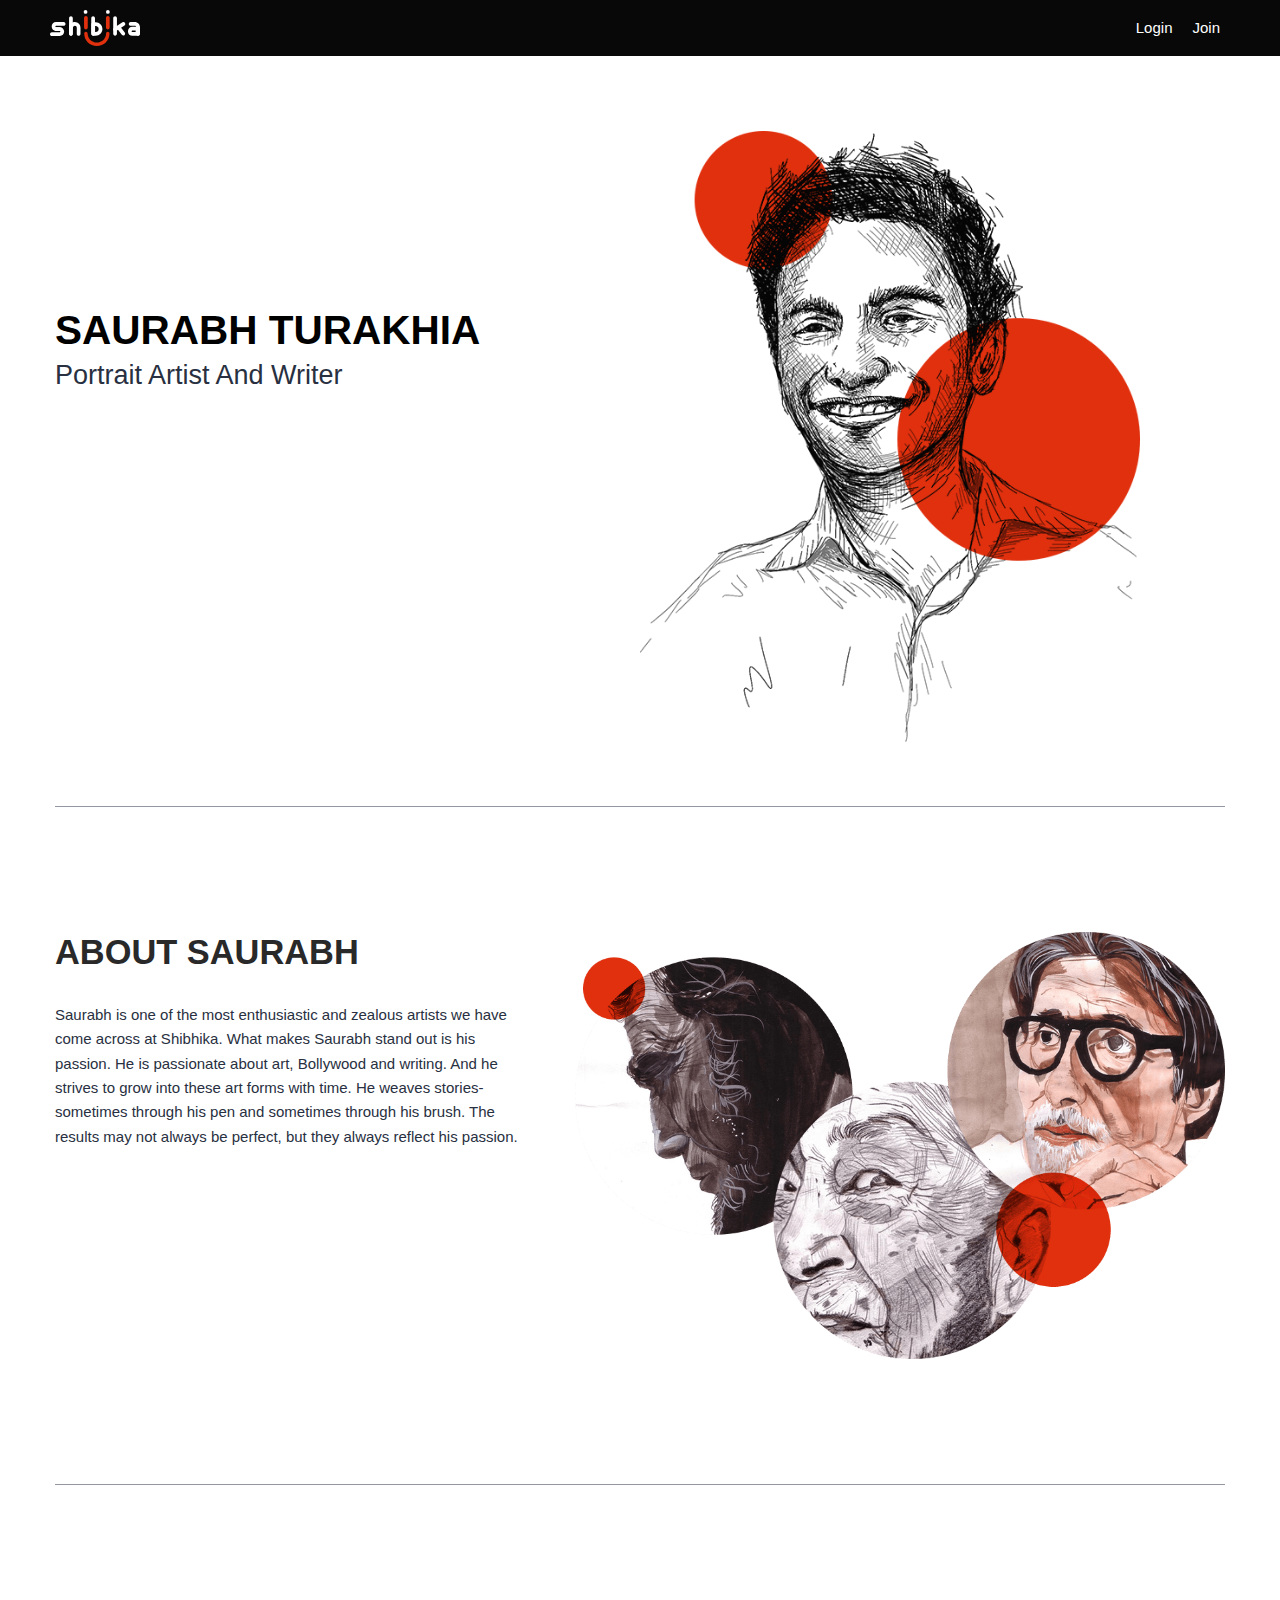
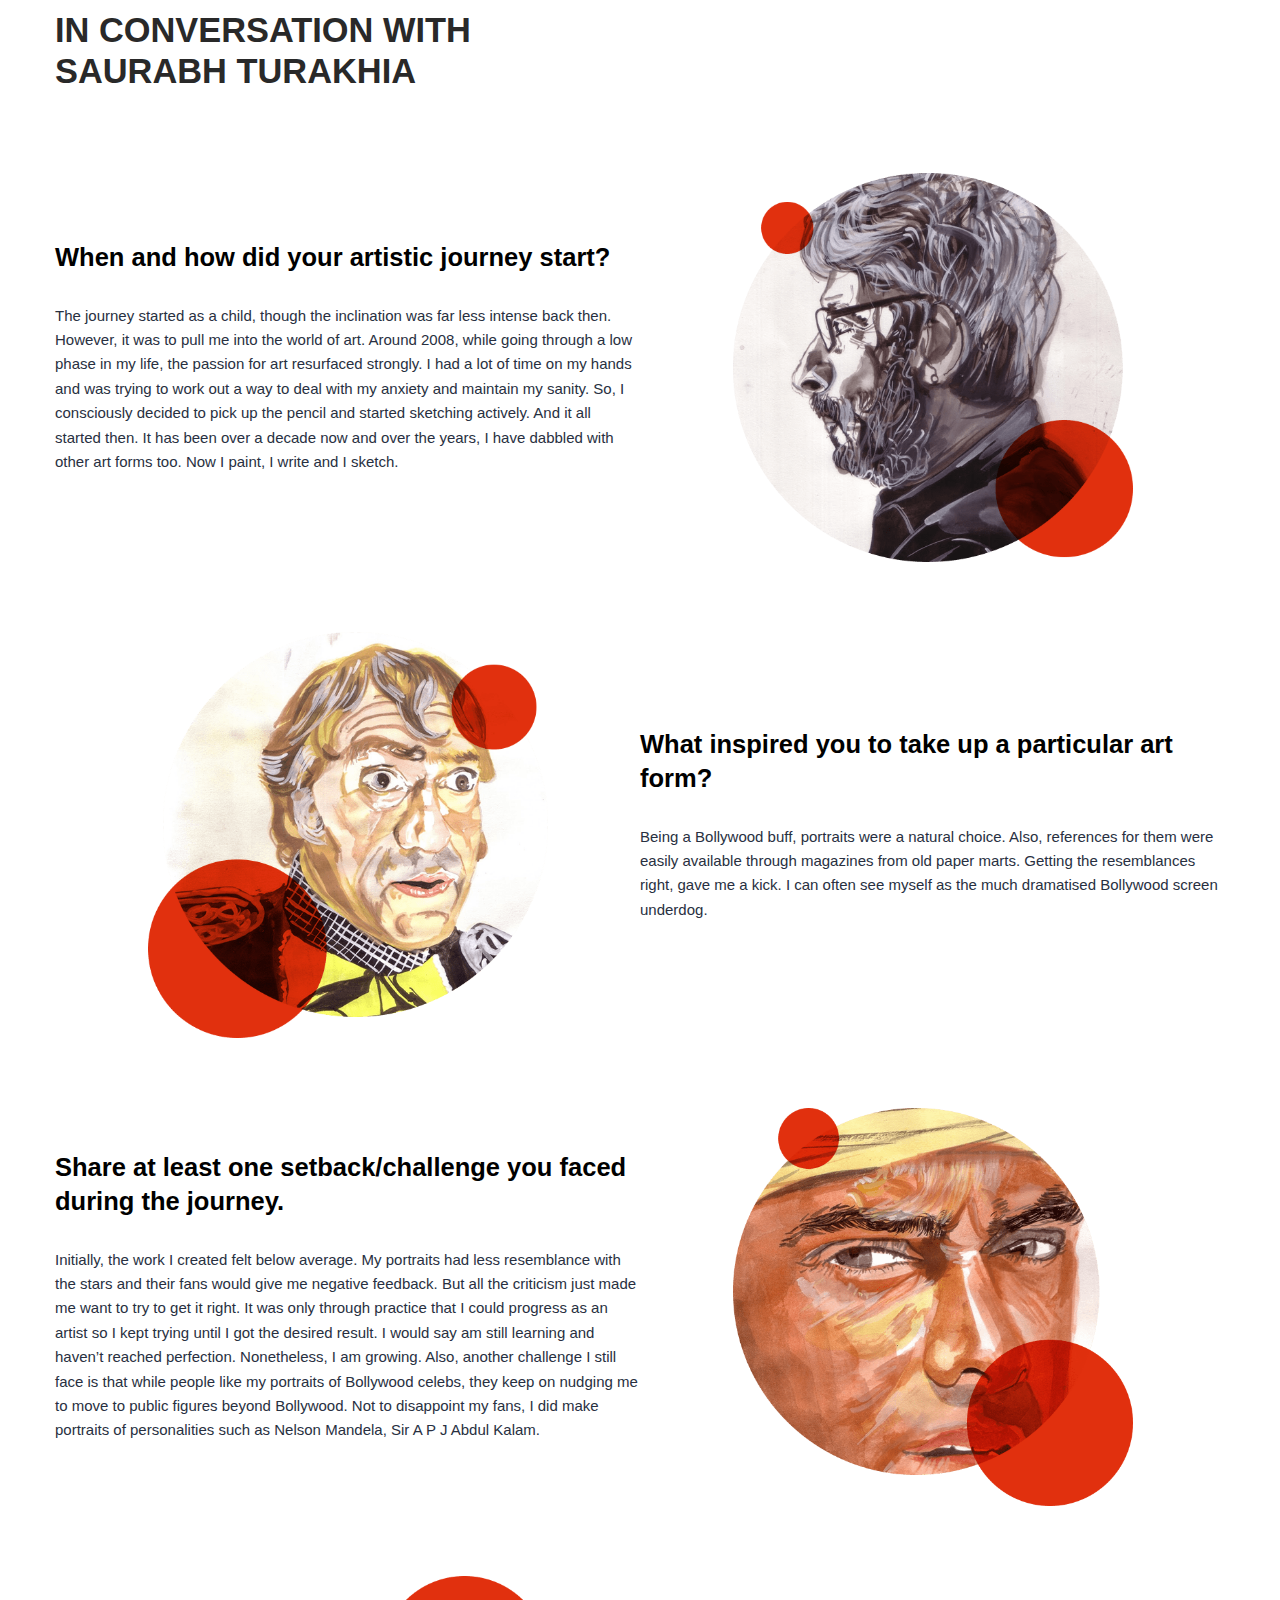
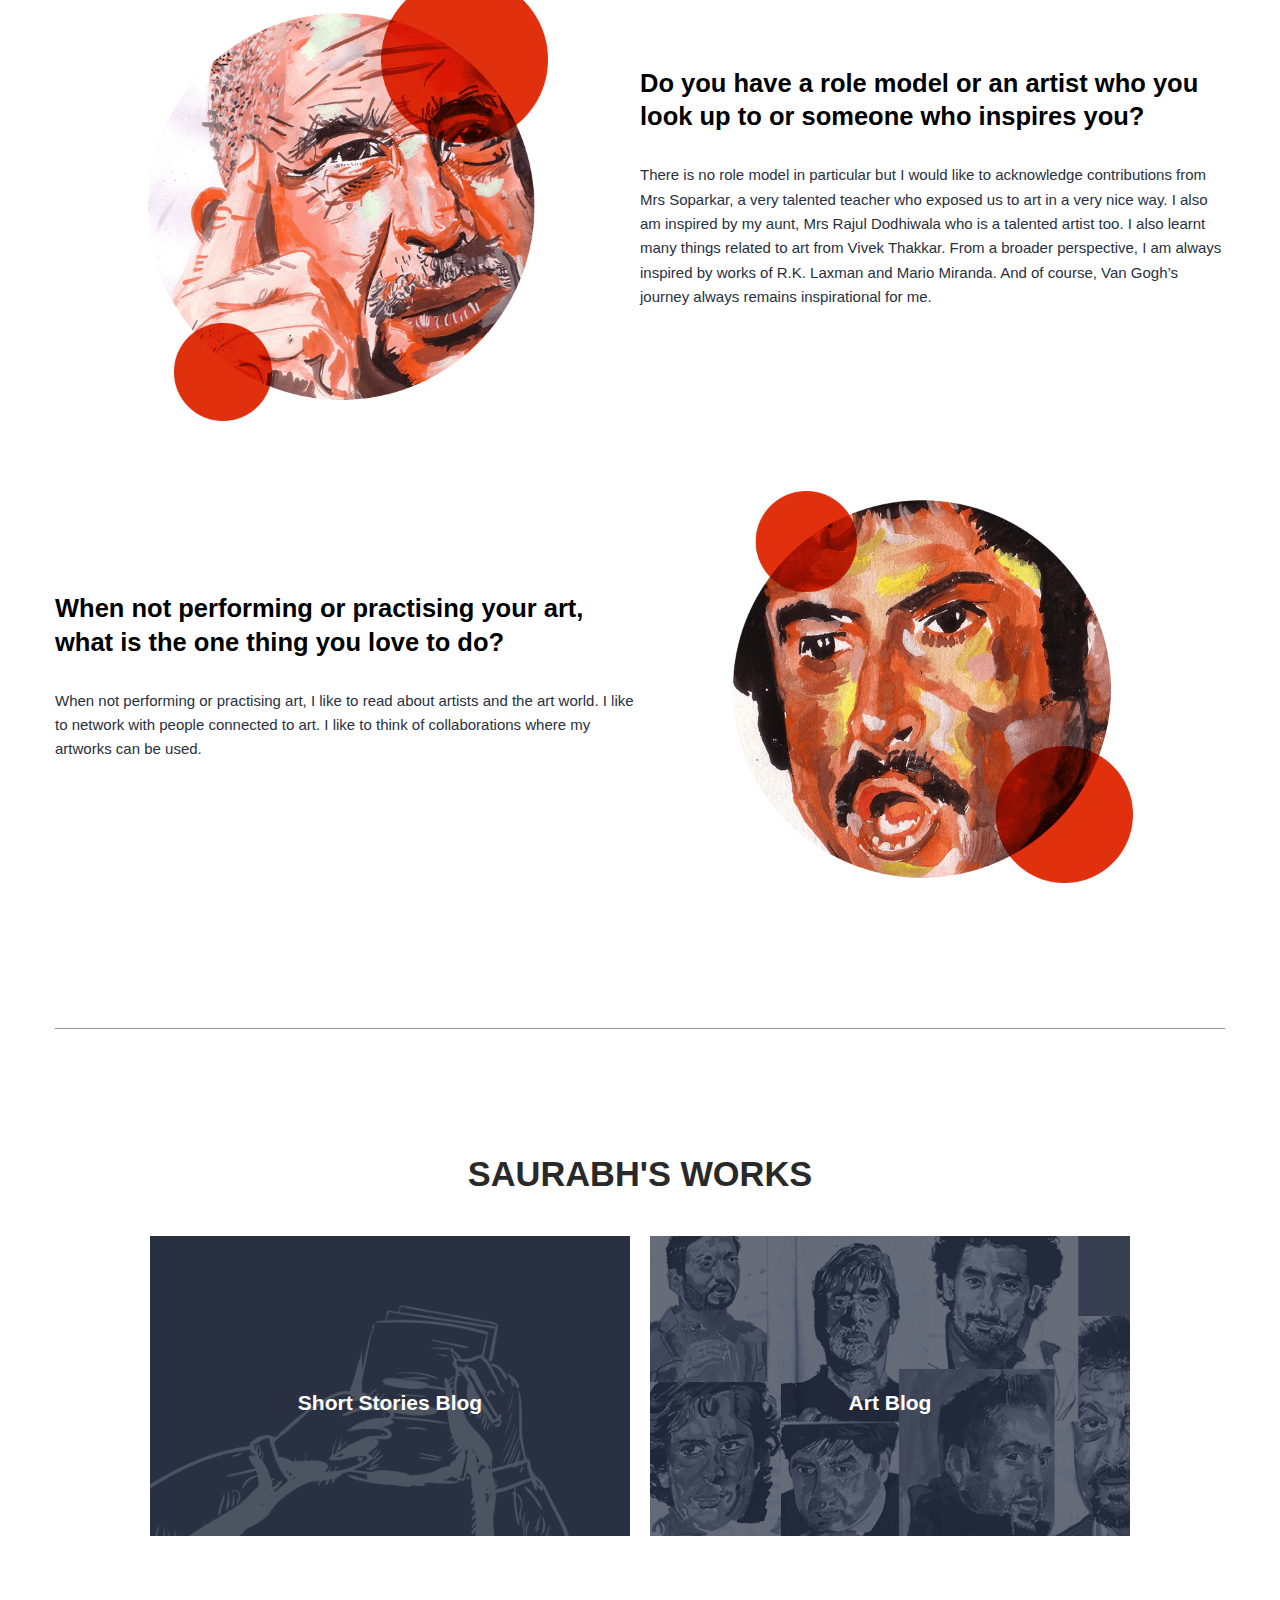
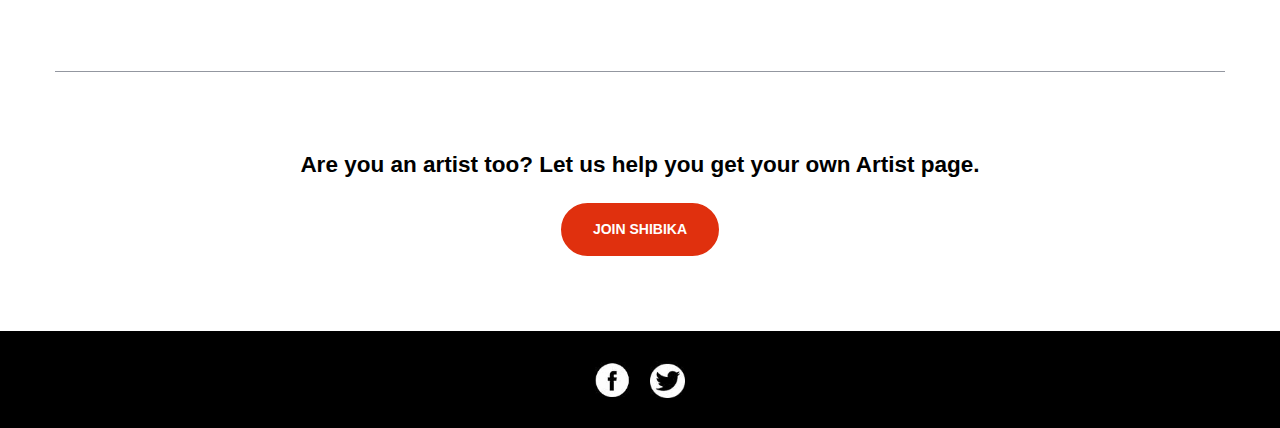
<file: saurabh-turakhia/index.html>
<!DOCTYPE html><html lang="en"><head><meta charset="UTF-8"/><meta name="viewport" content="width=device-width, initial-scale=1.0"/><meta http-equiv="X-UA-Compatible" content="ie=edge"/><title>Saurabh Turakhia | Artist Spotlight | Shibika</title><meta rel="description" content="Meet Saurabh Turakia, an amazing portrait artist and an insightful writer. A Bollywood buff, he has created portraits of almost every major Bollywood star under the sun. Meet Saurabh Turakia, an amazing portrait artist and an insightful writer. A Bollywood buff, he has created portraits of almost every major Bollywood star under the sun."/><!-- Search Engine--><meta name="description" content="Meet Saurabh Turakia, an amazing portrait artist and an insightful writer. A Bollywood buff, he has created portraits of almost every major Bollywood star under the sun. Meet Saurabh Turakia, an amazing portrait artist and an insightful writer. A Bollywood buff, he has created portraits of almost every major Bollywood star under the sun."/><meta name="image" content="../assets/img/meta-saurabh-turakhia.jpg"/><!-- Schema.org for Google--><meta itemprop="name" content="Saurabh Turakhia | Artist Spotlight | Shibika"/><meta itemprop="description" content="Meet Saurabh Turakia, an amazing portrait artist and an insightful writer. A Bollywood buff, he has created portraits of almost every major Bollywood star under the sun. Meet Saurabh Turakia, an amazing portrait artist and an insightful writer. A Bollywood buff, he has created portraits of almost every major Bollywood star under the sun."/><meta itemprop="image" content="../assets/img/meta-saurabh-turakhia.jpg"/><!-- Twitter--><meta name="twitter:card" content="summary"/><meta name="twitter:title" content="Saurabh Turakhia | Artist Spotlight | Shibika"/><meta name="twitter:description" content="Meet Saurabh Turakia, an amazing portrait artist and an insightful writer. A Bollywood buff, he has created portraits of almost every major Bollywood star under the sun. Meet Saurabh Turakia, an amazing portrait artist and an insightful writer. A Bollywood buff, he has created portraits of almost every major Bollywood star under the sun."/><meta name="twitter:image:src" content="../assets/img/meta-saurabh-turakhia.jpg"/><!-- Open Graph general (Facebook, Pinterest & Google+)--><meta property="og:title" content="Saurabh Turakhia | Artist Spotlight | Shibika"/><meta property="og:description" content="Meet Saurabh Turakia, an amazing portrait artist and an insightful writer. A Bollywood buff, he has created portraits of almost every major Bollywood star under the sun. Meet Saurabh Turakia, an amazing portrait artist and an insightful writer. A Bollywood buff, he has created portraits of almost every major Bollywood star under the sun."/><meta property="og:image" content="../assets/img/meta-saurabh-turakhia.jpg"/><meta property="og:url" content="https://www.shibika.com"/><meta property="og:site_name" content="Shibika"/><meta property="og:type" content="website"/><script async="" src="https://www.googletagmanager.com/gtag/js?id=UA-89861918-3"></script><script>window.dataLayer = window.dataLayer || [];
function gtag(){dataLayer.push(arguments);}
gtag('js', new Date());
gtag('config', 'UA-89861918-3');
</script><link rel="icon" type="image/png" href="../assets/img/shibika-icon.png"/><link rel="stylesheet" href="https://rsms.me/inter/inter.css"/><link rel="stylesheet" href="../assets/css/style.css"/></head><body><nav class="row"><div class="col"><a href="https://www.shibika.com/"><img src="../assets/img/shibika-white.svg" width="90" alt="shibika logo"/></a></div><div class="col right"><ul class="list-unstyled list-inline"><li><a href="https://www.shibika.com/register">Login</a></li><li><a href="https://www.shibika.com/register">Join</a></li></ul></div></nav><section class="spotlight-hero"><div class="container"><h1 class="uppercase">Saurabh Turakhia</h1><p>Portrait Artist And Writer</p></div></section><div class="separator"><div class="container"></div></div><section class="spotlight-about"><div class="container"><div class="row"><div class="col"><h2 class="uppercase">About Saurabh</h2><p>Saurabh is one of the most enthusiastic and zealous artists we have come across at Shibhika. What makes Saurabh stand out is his passion. He is passionate about art, Bollywood and writing. And he strives to grow into these art forms with time. He weaves stories- sometimes through his pen and sometimes through his brush. The results may not always be perfect, but they always reflect his passion.</p></div><div class="col right"><img src="../assets/img/saurabh-turakhia-art.png" alt="saurabh turakhia art"/></div></div></div></section><div class="separator"><div class="container"></div></div><section class="spotlight-conversation"><div class="container"><h2 class="uppercase">In Conversation with Saurabh Turakhia</h2><div class="row"><div class="col"><h3>When and how did your artistic journey start?</h3><p>The journey started as a child, though the inclination was far less intense back then. However, it was to pull me into the world of art. Around 2008, while going through a low phase in my life, the passion for art resurfaced strongly. I had a lot of time on my hands and was trying to work out a way to deal with my anxiety and maintain my sanity. So, I consciously decided to pick up the pencil and started sketching actively. And it all started then. It has been over a decade now and over the years, I have dabbled with other art forms too. Now I paint, I write and I sketch.</p></div><div class="col center"><img src="../assets/img/saurabh-turakhia-art-1.png" alt="art by saurabh turakhia"/></div></div><div class="row"><div class="col center"><img src="../assets/img/saurabh-turakhia-art-2.png" alt="art by saurabh turakhia"/></div><div class="col"><h3>What inspired you to take up a particular art form?</h3><p>Being a Bollywood buff, portraits were a natural choice. Also, references for them were easily available through magazines from old paper marts. Getting the resemblances right, gave me a kick. I can often see myself as the much dramatised Bollywood screen underdog.</p></div></div><div class="row"><div class="col"><h3>Share at least one setback/challenge you faced during the journey.</h3><p>Initially, the work I created felt below average. My portraits had less resemblance with the stars and their fans would give me negative feedback. But all the criticism just made me want to try to get it right. It was only through practice that I could progress as an artist so I kept trying until I got the desired result. I would say am still learning and haven’t reached perfection. Nonetheless, I am growing. Also, another challenge I still face is that while people like my portraits of Bollywood celebs, they keep on nudging me to move to public figures beyond Bollywood. Not to disappoint my fans, I did make portraits of personalities such as Nelson Mandela, Sir A P J Abdul Kalam.</p></div><div class="col center"><img src="../assets/img/saurabh-turakhia-art-3.png" alt="art by saurabh turakhia"/></div></div><div class="row"><div class="col center"><img src="../assets/img/saurabh-turakhia-art-4.png" alt="art by saurabh turakhia"/></div><div class="col"><h3>Do you have a role model or an artist who you look up to or someone who inspires you?</h3><p>There is no role model in particular but I would like to acknowledge contributions from Mrs Soparkar, a very talented teacher who exposed us to art in a very nice way. I also am inspired by my aunt, Mrs Rajul Dodhiwala who is a talented artist too. I also learnt many things related to art from Vivek Thakkar. From a broader perspective, I am always inspired by works of R.K. Laxman and Mario Miranda. And of course, Van Gogh’s journey always remains inspirational for me.</p></div></div><div class="row"><div class="col"><h3>When not performing or practising your art, what is the one thing you love to do?</h3><p>When not performing or practising art, I like to read about artists and the art world. I like to network with people connected to art. I like to think of collaborations where my artworks can be used.</p></div><div class="col center"><img src="../assets/img/saurabh-turakhia-art-5.png" alt="art by saurabh turakhia"/></div></div></div></section><div class="separator"><div class="container"></div></div><section class="spotlight-work center"><div class="container"><h2 class="uppercase">Saurabh's works</h2><div class="row"><a class="col" href="http://www.alwaysopenpen.blogspot.com" target="_blank" rel="noopener noreferrer"><span class="bold">Short Stories Blog</span></a><a class="col" href="http://www.heartatart.blogspot.com" target="_blank" rel="noopener noreferrer"><span class="bold">Art Blog</span></a></div></div></section><div class="separator"><div class="container"></div></div><section class="spotlight-cta center"><div class="container"><p class="bold">Are you an artist too? Let us help you get your own Artist page.</p><a class="button" href="https://www.shibika.com/register" target="_blank" rel="noopener noreferrer">Join Shibika</a></div></section><footer class="center"><div class="container"><ul class="list-unstyled list-inline"><li><a href="https://www.facebook.com/iShibika/" target="_blank" rel="noopener noreferrer"><img src="../assets/img/facebook.jpg" alt="facebook"/></a></li><li><a href="https://twitter.com/ishibika" target="_blank" rel="noopener noreferrer"><img src="../assets/img/twitter.jpg" alt="twitter"/></a></li></ul></div></footer></body></html>
</file>
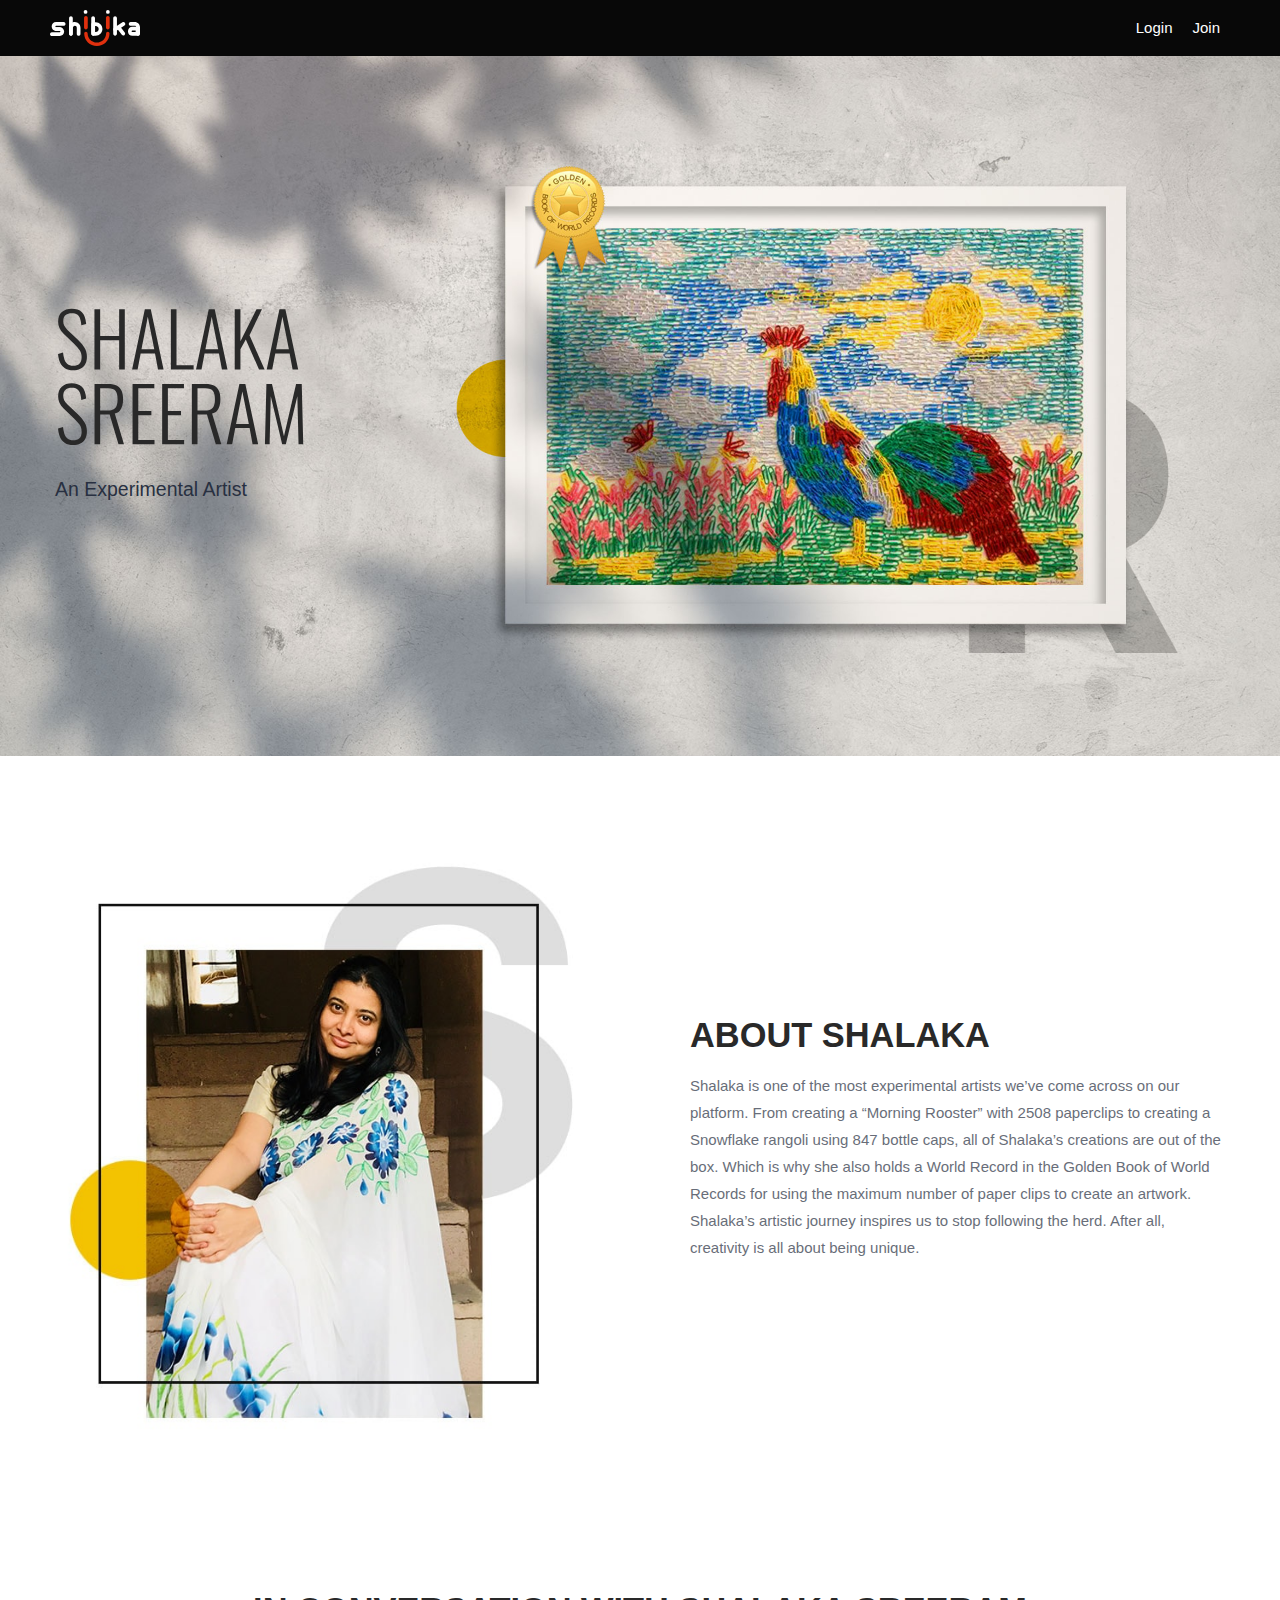
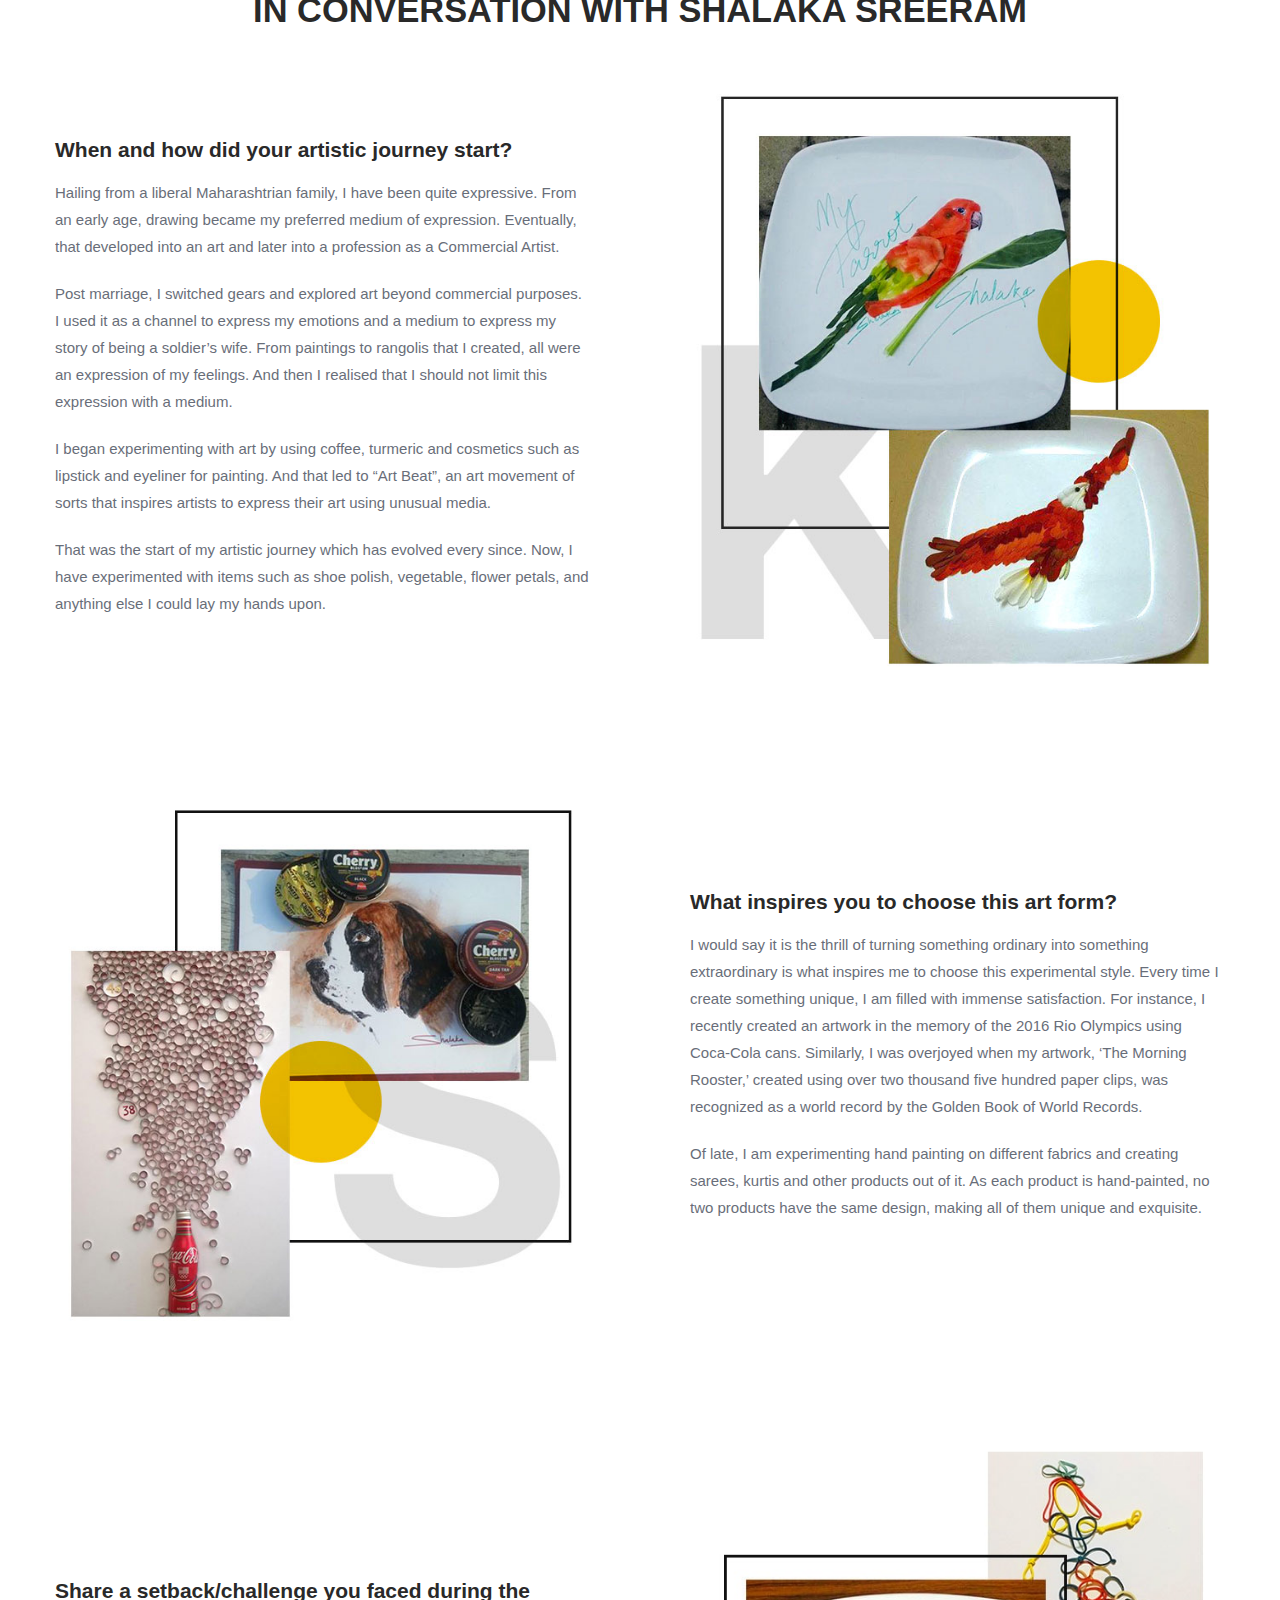
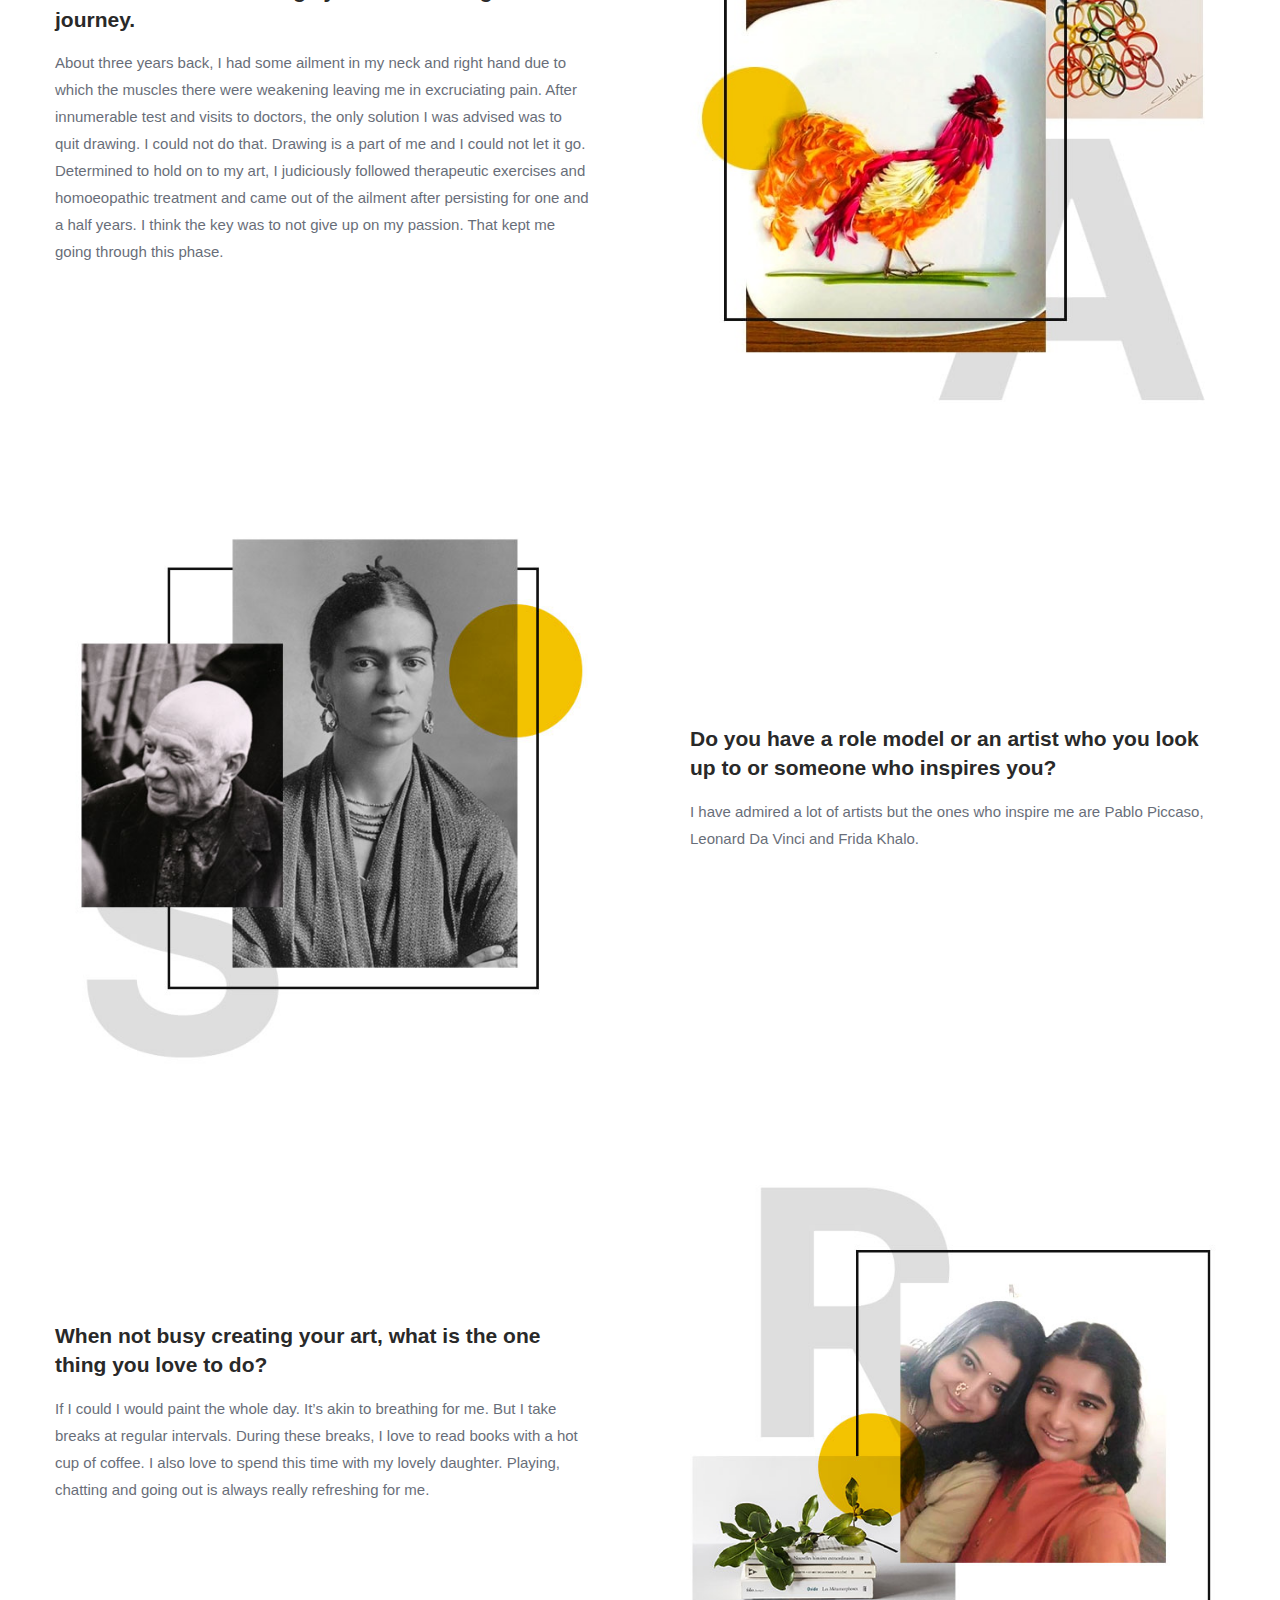
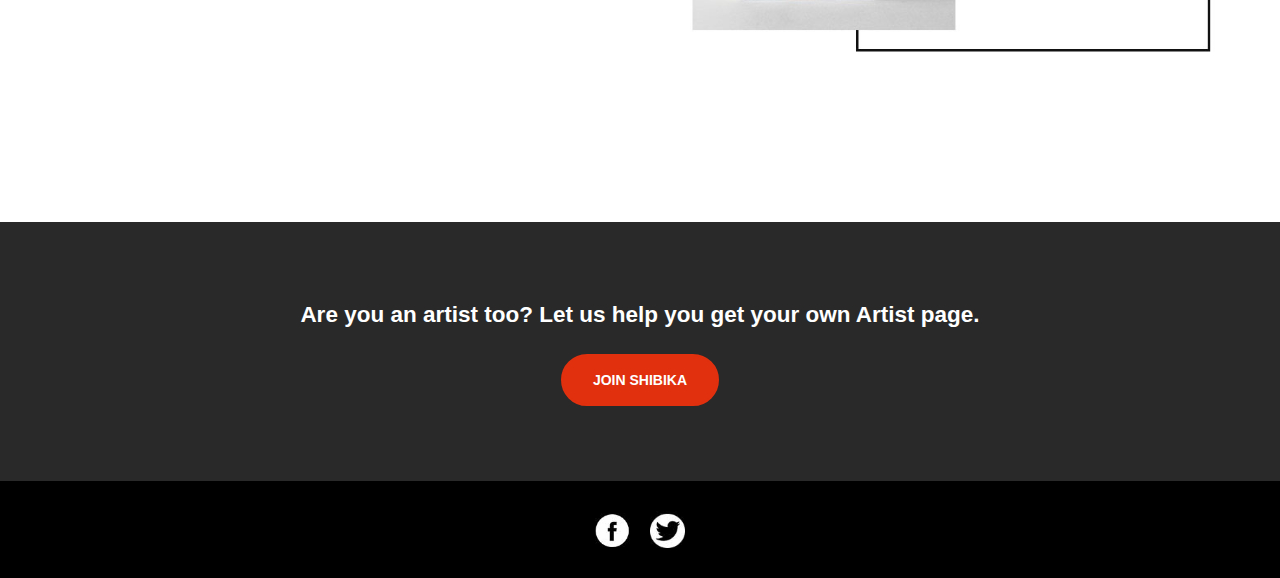
<file: shalaka-sreeram/index.html>
<!DOCTYPE html><html lang="en"><head><meta charset="UTF-8"/><meta name="viewport" content="width=device-width, initial-scale=1.0"/><meta http-equiv="X-UA-Compatible" content="ie=edge"/><title>Shalaka Sreeram | Artist Spotlight | Shibika</title><meta rel="description" content="Meet Shalaka, a young inspiring artist who loves to experiment with her art by using  Coca-cola cans, paper clips, bottle caps, shoe polish, vegetables, etc to create it. A record holder in the Golden Book of World Record, she loves to create out of the box art."/><!-- Search Engine--><meta name="description" content="Meet Shalaka, a young inspiring artist who loves to experiment with her art by using  Coca-cola cans, paper clips, bottle caps, shoe polish, vegetables, etc to create it. A record holder in the Golden Book of World Record, she loves to create out of the box art."/><meta name="image" content="../assets/img/shalaka-sreeram/meta-shalaka.jpg"/><!-- Schema.org for Google--><meta itemprop="name" content="Shalaka Sreeram | Artist Spotlight | Shibika"/><meta itemprop="description" content="Meet Shalaka, a young inspiring artist who loves to experiment with her art by using  Coca-cola cans, paper clips, bottle caps, shoe polish, vegetables, etc to create it. A record holder in the Golden Book of World Record, she loves to create out of the box art."/><meta itemprop="image" content="../assets/img/shalaka-sreeram/meta-shalaka.jpg"/><!-- Twitter--><meta name="twitter:card" content="summary"/><meta name="twitter:title" content="Shalaka Sreeram | Artist Spotlight | Shibika"/><meta name="twitter:description" content="Meet Shalaka, a young inspiring artist who loves to experiment with her art by using  Coca-cola cans, paper clips, bottle caps, shoe polish, vegetables, etc to create it. A record holder in the Golden Book of World Record, she loves to create out of the box art."/><meta name="twitter:image:src" content="../assets/img/shalaka-sreeram/meta-shalaka.jpg"/><!-- Open Graph general (Facebook, Pinterest & Google+)--><meta property="og:title" content="Shalaka Sreeram | Artist Spotlight | Shibika"/><meta property="og:description" content="Meet Shalaka, a young inspiring artist who loves to experiment with her art by using  Coca-cola cans, paper clips, bottle caps, shoe polish, vegetables, etc to create it. A record holder in the Golden Book of World Record, she loves to create out of the box art."/><meta property="og:image" content="../assets/img/shalaka-sreeram/meta-shalaka.jpg"/><meta property="og:url" content="https://www.shibika.com"/><meta property="og:site_name" content="Shibika"/><meta property="og:type" content="website"/><script async="" src="https://www.googletagmanager.com/gtag/js?id=UA-89861918-3"></script><script>window.dataLayer = window.dataLayer || [];
function gtag(){dataLayer.push(arguments);}
gtag('js', new Date());
gtag('config', 'UA-89861918-3');
</script><link rel="icon" type="image/png" href="../assets/img/shibika-icon.png"/><link rel="stylesheet" href="https://rsms.me/inter/inter.css"/><link rel="stylesheet" href="../assets/css/style.css"/></head><body><nav class="row"><div class="col"><a href="https://www.shibika.com/"><img src="../assets/img/shibika-white.svg" width="90" alt="shibika logo"/></a></div><div class="col right"><ul class="list-unstyled list-inline"><li><a href="https://www.shibika.com/login">Login</a></li><li><a href="https://www.shibika.com/register">Join</a></li></ul></div></nav><main class="spot-ss"><section class="spot-ss-hero"><div class="container"><h1 title="Shalaka Sreeram"><svg xmlns="http://www.w3.org/2000/svg" viewbox="0 0 568.08 324.6" fill="#292929"><path d="M41.09 146.19c-7.44 0-13.61-1.55-18.52-4.65-4.9-3.1-8.6-7.44-11.08-13.02-2.48-5.58-4-12.09-4.57-19.53l11.33-3.38c.56 5.64 1.58 10.74 3.04 15.3 1.46 4.57 3.78 8.17 6.93 10.82 3.15 2.65 7.5 3.97 13.02 3.97 6.09 0 10.82-1.58 14.2-4.73 3.38-3.16 5.07-8.17 5.07-15.05 0-5.97-1.5-11.19-4.48-15.64-2.99-4.45-7.08-9.1-12.26-13.95L19.62 63.16c-4.29-4.17-7.44-8.48-9.47-12.94C8.12 45.78 7.1 40.9 7.1 35.6c0-9.47 2.82-16.74 8.45-21.81 5.64-5.07 13.13-7.61 22.49-7.61 4.85 0 9.22.62 13.1 1.86 3.89 1.24 7.21 3.24 9.98 6 2.76 2.76 4.93 6.34 6.51 10.74s2.65 9.75 3.21 16.06l-10.99 2.88c-.45-5.75-1.38-10.68-2.79-14.8-1.41-4.11-3.61-7.24-6.59-9.38-2.99-2.14-7.13-3.21-12.43-3.21-5.64 0-10.26 1.47-13.87 4.4-3.61 2.93-5.41 7.5-5.41 13.7 0 3.72.7 7.1 2.11 10.15 1.41 3.04 3.92 6.31 7.52 9.81l24.2 22.81a87.202 87.202 0 0 1 14.03 16.91c3.94 6.2 5.92 13.19 5.92 20.97 0 6.88-1.33 12.63-3.97 17.25-2.65 4.62-6.34 8.09-11.08 10.4-4.73 2.3-10.2 3.46-16.4 3.46zM89.62 144.5V7.53h13.02v60.71h43.12V7.53h12.85V144.5h-12.85V77.88h-43.12v66.62H89.62zM175.18 144.5L204.1 7.53h13.53l29.08 136.97h-12.68l-6.76-36.69h-32.64l-6.93 36.69h-12.52zm21.31-46h29.08l-14.71-73.9-14.37 73.9zM263.28 144.5V7.53h12.85v127.33h38.89v9.64h-51.74zM320.43 144.5L349.35 7.53h13.53l29.08 136.97h-12.68l-6.76-36.69h-32.64l-6.93 36.69h-12.52zm21.31-46h29.08l-14.71-73.9-14.37 73.9zM408.36 144.5V7.53h13.02V79.9L457.9 7.53h12.34L442 66.38l34.33 78.12h-12.68l-30.1-68.48-12.17 22.32v46.16h-13.02zM481.07 144.5L509.99 7.53h13.53L552.6 144.5h-12.68l-6.76-36.69h-32.64l-6.93 36.69h-12.52zm21.31-46h29.08l-14.71-73.9-14.37 73.9z"></path><g><path d="M41.09 315.82c-7.44 0-13.61-1.55-18.52-4.65-4.9-3.1-8.6-7.44-11.08-13.02-2.48-5.58-4-12.09-4.57-19.53l11.33-3.38c.56 5.64 1.58 10.74 3.04 15.3 1.46 4.57 3.78 8.17 6.93 10.82 3.15 2.65 7.5 3.97 13.02 3.97 6.09 0 10.82-1.58 14.2-4.73 3.38-3.16 5.07-8.17 5.07-15.05 0-5.97-1.5-11.19-4.48-15.64-2.99-4.45-7.08-9.1-12.26-13.95l-24.18-23.17c-4.29-4.17-7.44-8.48-9.47-12.94-2.03-4.45-3.04-9.33-3.04-14.63 0-9.47 2.82-16.74 8.45-21.81 5.64-5.07 13.13-7.61 22.49-7.61 4.85 0 9.22.62 13.1 1.86 3.89 1.24 7.21 3.24 9.98 6 2.76 2.76 4.93 6.34 6.51 10.74s2.65 9.75 3.21 16.06l-10.99 2.88c-.45-5.75-1.38-10.68-2.79-14.8-1.41-4.11-3.61-7.24-6.59-9.38-2.99-2.14-7.13-3.21-12.43-3.21-5.64 0-10.26 1.47-13.87 4.4-3.61 2.93-5.41 7.5-5.41 13.7 0 3.72.7 7.1 2.11 10.15 1.41 3.04 3.92 6.31 7.52 9.81l24.18 22.83a87.615 87.615 0 0 1 14.04 16.91c3.94 6.2 5.92 13.19 5.92 20.97 0 6.88-1.33 12.63-3.97 17.25-2.65 4.62-6.34 8.09-11.08 10.4-4.7 2.29-10.17 3.45-16.37 3.45zM89.79 314.12V177.16h30.94c8.57 0 15.3 1.38 20.21 4.14 4.9 2.76 8.43 6.76 10.57 12.01 2.14 5.24 3.21 11.47 3.21 18.69 0 5.07-.57 9.87-1.69 14.37-1.13 4.51-3.04 8.34-5.75 11.5s-6.54 5.24-11.5 6.26l20.97 70.01h-12.51l-20.12-67.3h-21.48v67.3H89.79zm12.85-76.76h17.42c5.75 0 10.2-.96 13.36-2.88 3.15-1.92 5.41-4.73 6.76-8.46 1.35-3.72 2.03-8.4 2.03-14.03 0-8.46-1.47-14.77-4.4-18.94-2.93-4.17-8.74-6.26-17.42-6.26h-17.75v50.57zM176.2 314.12V177.16h49.54v9.98h-36.52v51.41h29.76v9.47h-29.76v56.48h36.86v9.64H176.2zM243.5 314.12V177.16h49.54v9.98h-36.52v51.41h29.76v9.47h-29.76v56.48h36.86v9.64H243.5zM310.96 314.12V177.16h30.94c8.57 0 15.3 1.38 20.21 4.14 4.9 2.76 8.43 6.76 10.57 12.01 2.14 5.24 3.21 11.47 3.21 18.69 0 5.07-.57 9.87-1.69 14.37-1.13 4.51-3.04 8.34-5.75 11.5s-6.54 5.24-11.5 6.26l20.97 70.01h-12.51l-20.12-67.3h-21.48v67.3h-12.85zm12.86-76.76h17.42c5.75 0 10.2-.96 13.36-2.88 3.15-1.92 5.41-4.73 6.76-8.46 1.35-3.72 2.03-8.4 2.03-14.03 0-8.46-1.47-14.77-4.4-18.94-2.93-4.17-8.74-6.26-17.42-6.26h-17.75v50.57zM390.1 314.12l28.92-136.97h13.53l29.08 136.97h-12.68l-6.76-36.69h-32.64l-6.93 36.69H390.1zm21.31-45.99h29.08l-14.71-73.9-14.37 73.9zM477.01 314.12l3.38-136.97h12.68l27.22 118.87 27.56-118.87h12.85l3.38 136.97h-10.65l-2.71-109.07-26.21 109.07h-8.29l-25.87-108.9-2.71 108.9h-10.63z"></path></g></svg></h1><p>An Experimental Artist</p></div></section><section class="spot-ss-about"><div class="container"><div class="row"><div class="col center"><img src="../assets/img/shalaka-sreeram/shalaka-sreeram-1.jpg" alt="shalaka sreeram about"/></div><div class="col"><h2 class="uppercase">About Shalaka</h2><p>Shalaka is one of the most experimental artists we’ve come across on our platform. From creating a “Morning Rooster” with 2508 paperclips to creating a Snowflake rangoli using 847 bottle caps, all of Shalaka’s creations are out of the box. Which is why she also holds a World Record in the Golden Book of World Records for using the maximum number of paper clips to create an artwork. Shalaka’s artistic journey inspires us to stop following the herd. After all, creativity is all about being unique.</p></div></div></div></section><section class="spot-ss-conversation"><div class="container"><h2 class="center uppercase">In Conversation with Shalaka Sreeram</h2><div class="row"><div class="col"><h3>When and how did your artistic journey start?</h3><p>Hailing from a liberal Maharashtrian family, I have been quite expressive. From an early age, drawing became my preferred medium of expression. Eventually, that developed into an art and later into a profession as a Commercial Artist.</p><p>Post marriage, I switched gears and explored art beyond commercial purposes. I used it as a channel to express my emotions and a medium to express my story of being a soldier’s wife. From paintings to rangolis that I created, all were an expression of my feelings. And then I realised that I should not limit this expression with a medium.</p><p>I began experimenting with art by using coffee, turmeric and cosmetics such as lipstick and eyeliner for painting. And that led to “Art Beat”, an art movement of sorts that inspires artists to express their art using unusual media.</p><p>That was the start of my artistic journey which has evolved every since. Now, I have experimented with items such as shoe polish, vegetable, flower petals, and anything else I could lay my hands upon.</p></div><div class="col center"><img src="../assets/img/shalaka-sreeram/shalaka-sreeram-2.jpg" alt="shalaka sreeram artistic journey"/></div></div><div class="row"><div class="col center"><img src="../assets/img/shalaka-sreeram/shalaka-sreeram-3.jpg" alt="shalaka sreeram inspiration"/></div><div class="col"><h3>What inspires you to choose this art form?</h3><p>I would say it is the thrill of turning something ordinary into something extraordinary is what inspires me to choose this experimental style. Every time I create something unique, I am filled with immense satisfaction. For instance, I recently created an artwork in the memory of the 2016 Rio Olympics using Coca-Cola cans. Similarly, I was overjoyed when my artwork, ‘The Morning Rooster,’ created using over two thousand five hundred paper clips, was recognized as a world record by the Golden Book of World Records.</p><p>Of late, I am experimenting hand painting on different fabrics and creating sarees, kurtis and other products out of it. As each product is hand-painted, no two products have the same design, making all of them unique and exquisite.</p></div></div><div class="row"><div class="col"><h3>Share a setback/challenge you faced during the journey.</h3><p>About three years back, I had some ailment in my neck and right hand due to which the muscles there were weakening leaving me in excruciating pain.  After innumerable test and visits to doctors, the only solution I was advised was to quit drawing. I could not do that. Drawing is a part of me and I could not let it go. Determined to hold on to my art, I judiciously followed therapeutic exercises and homoeopathic treatment and came out of the ailment after persisting for one and a half years. I think the key was to not give up on my passion. That kept me going through this phase.</p></div><div class="col center"><img src="../assets/img/shalaka-sreeram/shalaka-sreeram-4.jpg" alt="shalaka sreeram challenges"/></div></div><div class="row"><div class="col center"><img src="../assets/img/shalaka-sreeram/shalaka-sreeram-5.jpg" alt="shalaka sreeram role model"/></div><div class="col"><h3>Do you have a role model or an artist who you look up to or someone who inspires you?</h3><p>I have admired a lot of artists but the ones who inspire me are Pablo Piccaso, Leonard Da Vinci and Frida Khalo.</p></div></div><div class="row"><div class="col"><h3>When not busy creating your art, what is the one thing you love to do?</h3><p>If I could I would paint the whole day. It’s akin to breathing for me. But I take breaks at regular intervals. During these breaks, I love to read books with a hot cup of coffee.  I also love to spend this time with my lovely daughter. Playing, chatting and going out is always really refreshing for me.</p></div><div class="col center"><img src="../assets/img/shalaka-sreeram/shalaka-sreeram-6.jpg" alt="shalaka sreeram hobbies"/></div></div></div></section></main><section class="spotlight-cta center" style="background-color: #292929;"><div class="container"><p class="white bold">Are you an artist too? Let us help you get your own Artist page.</p><a class="button" href="https://www.shibika.com/register" target="_blank" rel="noopener noreferrer">Join Shibika</a></div></section><footer class="center"><div class="container"><ul class="list-unstyled list-inline"><li><a href="https://www.facebook.com/iShibika/" target="_blank" rel="noopener noreferrer"><img src="../assets/img/facebook.jpg" alt="facebook"/></a></li><li><a href="https://twitter.com/ishibika" target="_blank" rel="noopener noreferrer"><img src="../assets/img/twitter.jpg" alt="twitter"/></a></li></ul></div></footer></body></html>
</file>
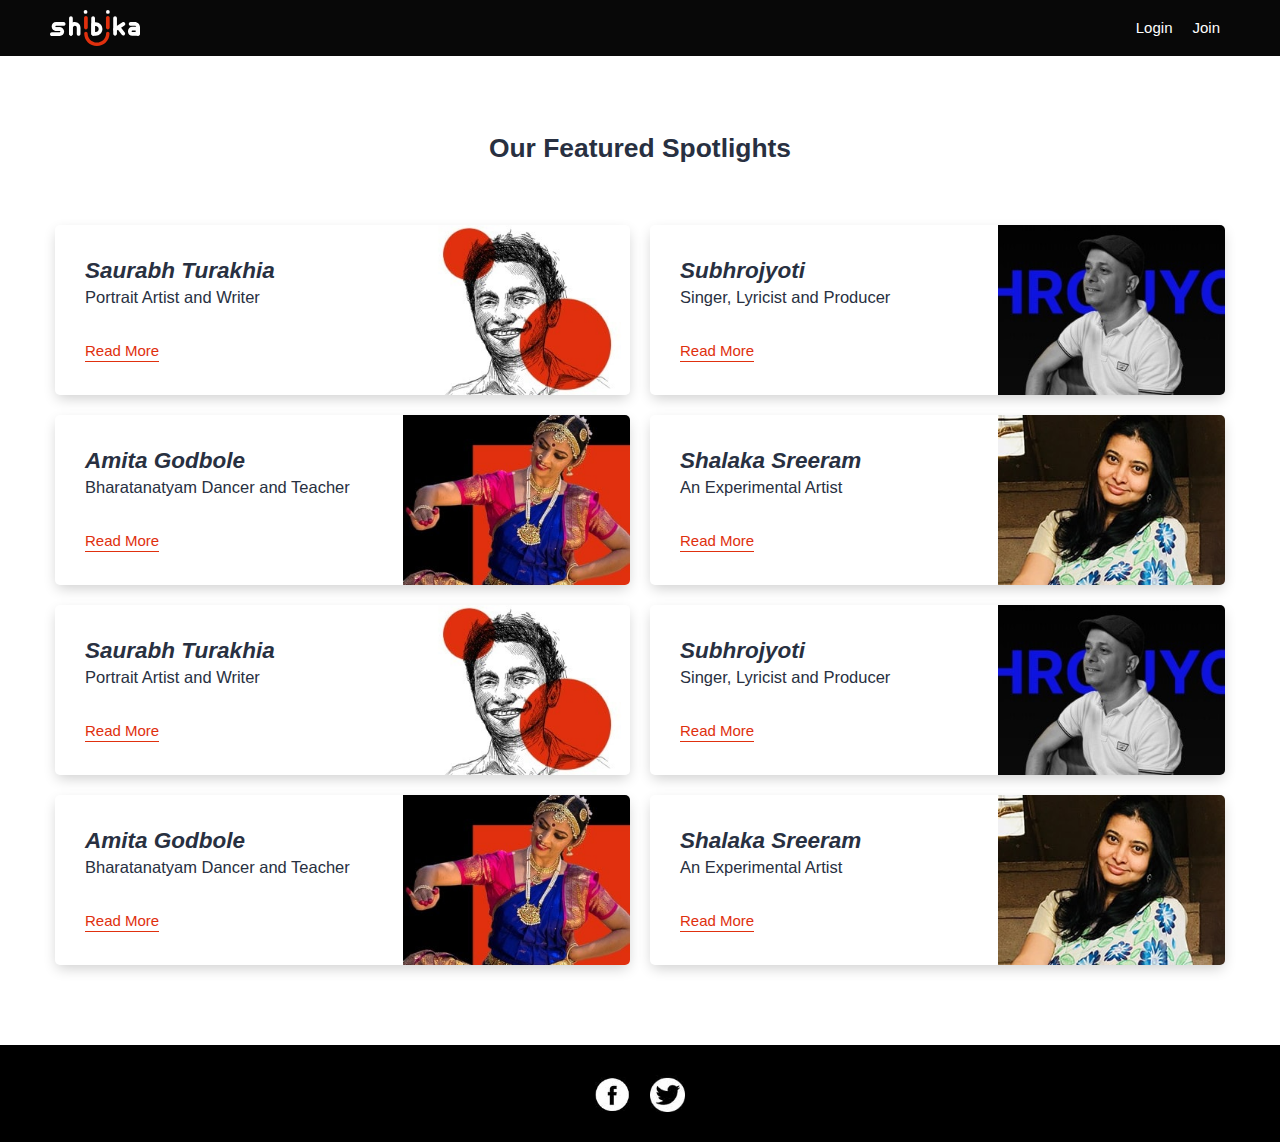
<file: spotlight-archive/index.html>
<!DOCTYPE html><html lang="en"><head><meta charset="UTF-8"/><meta name="viewport" content="width=device-width, initial-scale=1.0"/><meta http-equiv="X-UA-Compatible" content="ie=edge"/><title>Shibika Spotlight</title><meta rel="description" content=""/><!-- Search Engine--><meta name="description" content=""/><meta name="image" content="../assets/img/shalaka-sreeram/meta-shalaka.jpg"/><!-- Schema.org for Google--><meta itemprop="name" content="Shibika Spotlight"/><meta itemprop="description" content=""/><meta itemprop="image" content="../assets/img/shalaka-sreeram/meta-shalaka.jpg"/><!-- Twitter--><meta name="twitter:card" content="summary"/><meta name="twitter:title" content="Shibika Spotlight"/><meta name="twitter:description" content=""/><meta name="twitter:image:src" content="../assets/img/shalaka-sreeram/meta-shalaka.jpg"/><!-- Open Graph general (Facebook, Pinterest & Google+)--><meta property="og:title" content="Shibika Spotlight"/><meta property="og:description" content=""/><meta property="og:image" content="../assets/img/shalaka-sreeram/meta-shalaka.jpg"/><meta property="og:url" content="https://www.shibika.com"/><meta property="og:site_name" content="Shibika"/><meta property="og:type" content="website"/><script async="" src="https://www.googletagmanager.com/gtag/js?id=UA-89861918-3"></script><script>window.dataLayer = window.dataLayer || [];
function gtag(){dataLayer.push(arguments);}
gtag('js', new Date());
gtag('config', 'UA-89861918-3');
</script><link rel="icon" type="image/png" href="../assets/img/shibika-icon.png"/><link rel="stylesheet" href="https://rsms.me/inter/inter.css"/><link rel="stylesheet" href="../assets/css/style.css"/></head><body><nav class="row"><div class="col"><a href="https://www.shibika.com/"><img src="../assets/img/shibika-white.svg" width="90" alt="shibika logo"/></a></div><div class="col right"><ul class="list-unstyled list-inline"><li><a href="https://www.shibika.com/login">Login</a></li><li><a href="https://www.shibika.com/register">Join</a></li></ul></div></nav><main class="spotarchive"><div class="container"><h1 class="center"><small>Our Featured Spotlights</small></h1><div class="row spotarchive__card"><div class="col"><div class="row"><div><h3>Saurabh Turakhia</h3><p>Portrait Artist and Writer</p><a href="#!">Read More</a></div><div><img src="../assets/img/saurabh-turakhia-thumb.jpg" alt="saurabh turakhia"/></div></div></div><div class="col"><div class="row"><div><h3>Subhrojyoti</h3><p>Singer, Lyricist and Producer</p><a href="#!">Read More</a></div><div><img src="../assets/img/subhrojyoti-thumb.jpg" alt="subhrojyoti"/></div></div></div><div class="col"><div class="row"><div><h3>Amita Godbole</h3><p>Bharatanatyam Dancer and Teacher</p><a href="#!">Read More</a></div><div><img src="../assets/img/amita-godbole-thumb.jpg" alt="amita godbole"/></div></div></div><div class="col"><div class="row"><div><h3>Shalaka Sreeram</h3><p>An Experimental Artist</p><a href="#!">Read More</a></div><div><img src="../assets/img/shalaka-sreeram-thumb.jpg" alt="shalaka sreeram"/></div></div></div><div class="col"><div class="row"><div><h3>Saurabh Turakhia</h3><p>Portrait Artist and Writer</p><a href="#!">Read More</a></div><div><img src="../assets/img/saurabh-turakhia-thumb.jpg" alt="saurabh turakhia"/></div></div></div><div class="col"><div class="row"><div><h3>Subhrojyoti</h3><p>Singer, Lyricist and Producer</p><a href="#!">Read More</a></div><div><img src="../assets/img/subhrojyoti-thumb.jpg" alt="subhrojyoti"/></div></div></div><div class="col"><div class="row"><div><h3>Amita Godbole</h3><p>Bharatanatyam Dancer and Teacher</p><a href="#!">Read More</a></div><div><img src="../assets/img/amita-godbole-thumb.jpg" alt="amita godbole"/></div></div></div><div class="col"><div class="row"><div><h3>Shalaka Sreeram</h3><p>An Experimental Artist</p><a href="#!">Read More</a></div><div><img src="../assets/img/shalaka-sreeram-thumb.jpg" alt="shalaka sreeram"/></div></div></div></div></div></main><footer class="center"><div class="container"><ul class="list-unstyled list-inline"><li><a href="https://www.facebook.com/iShibika/" target="_blank" rel="noopener noreferrer"><img src="../assets/img/facebook.jpg" alt="facebook"/></a></li><li><a href="https://twitter.com/ishibika" target="_blank" rel="noopener noreferrer"><img src="../assets/img/twitter.jpg" alt="twitter"/></a></li></ul></div></footer></body></html>
</file>
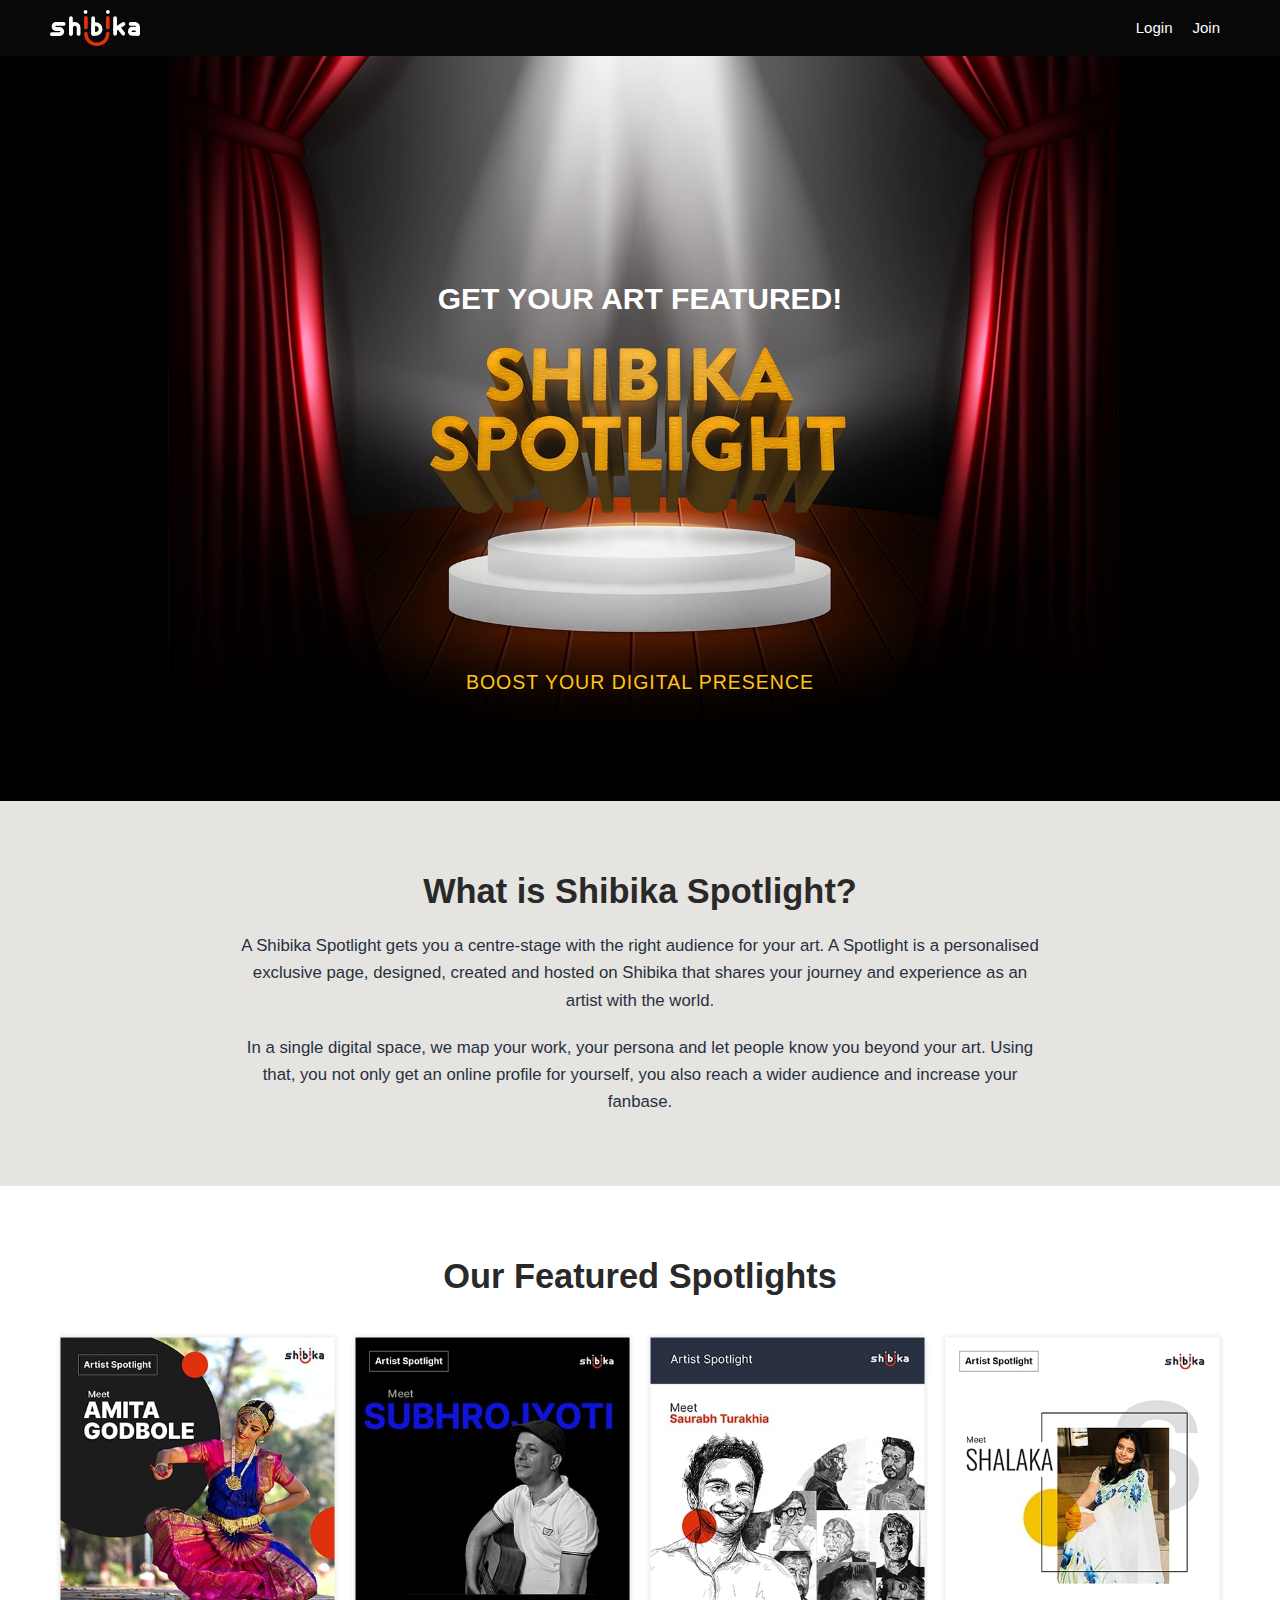
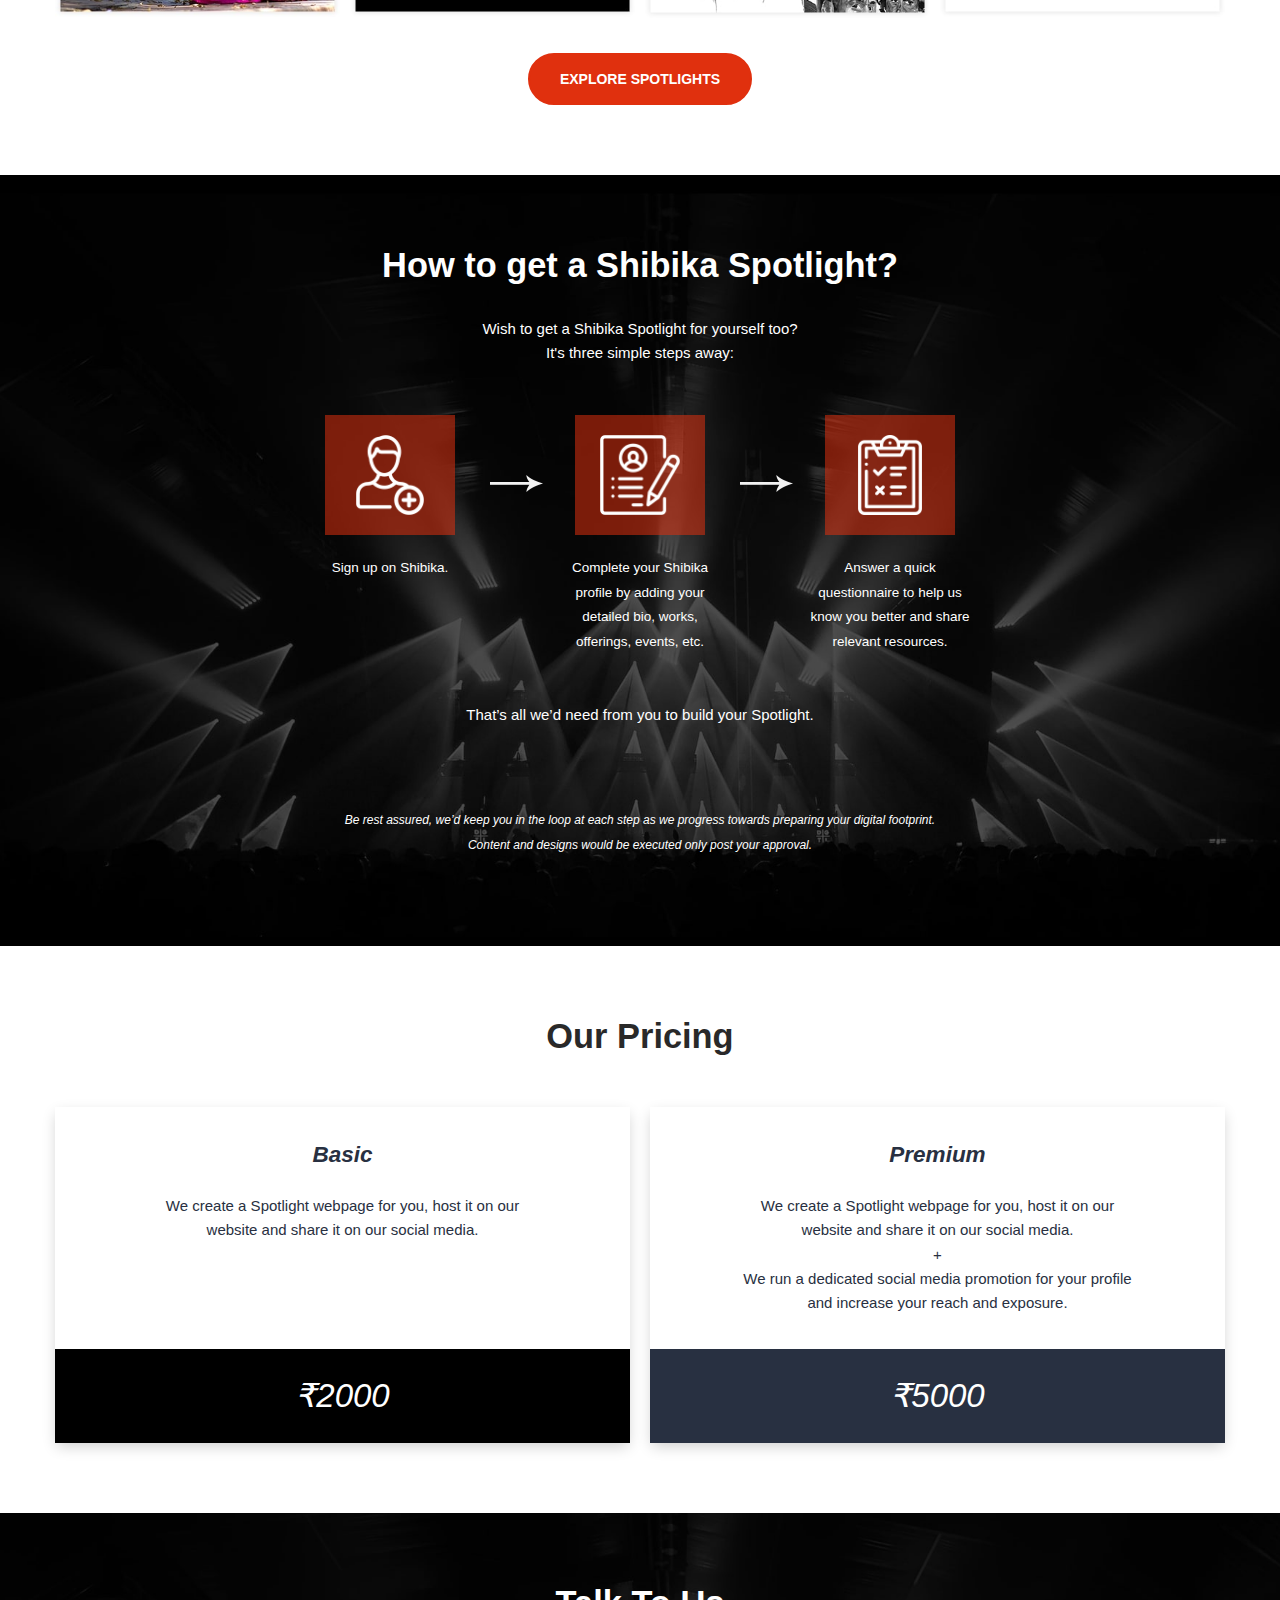
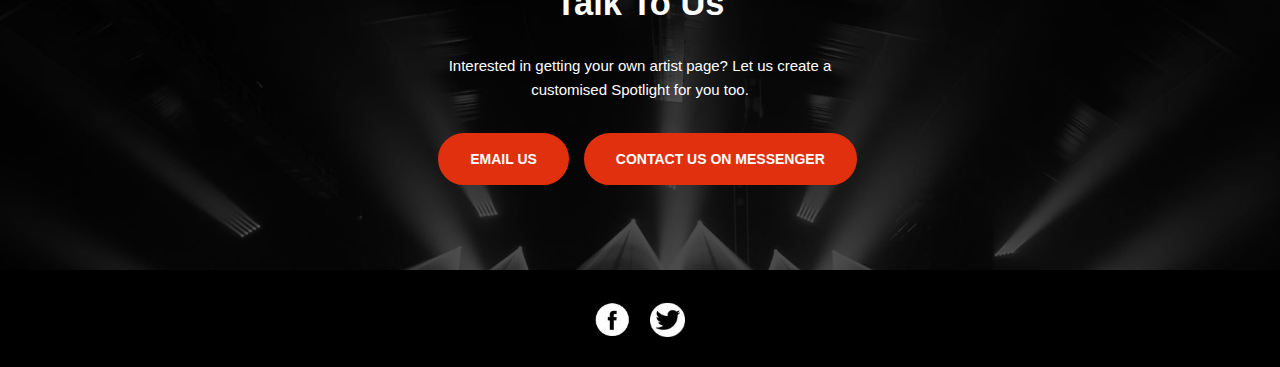
<file: spotlight/index.html>
<!DOCTYPE html><html lang="en"><head><meta charset="UTF-8"/><meta name="viewport" content="width=device-width, initial-scale=1.0"/><meta http-equiv="X-UA-Compatible" content="ie=edge"/><title>Shibika Spotlight</title><meta rel="description" content=""/><!-- Search Engine--><meta name="description" content=""/><meta name="image" content="../assets/img/shalaka-sreeram/meta-shalaka.jpg"/><!-- Schema.org for Google--><meta itemprop="name" content="Shibika Spotlight"/><meta itemprop="description" content=""/><meta itemprop="image" content="../assets/img/shalaka-sreeram/meta-shalaka.jpg"/><!-- Twitter--><meta name="twitter:card" content="summary"/><meta name="twitter:title" content="Shibika Spotlight"/><meta name="twitter:description" content=""/><meta name="twitter:image:src" content="../assets/img/shalaka-sreeram/meta-shalaka.jpg"/><!-- Open Graph general (Facebook, Pinterest & Google+)--><meta property="og:title" content="Shibika Spotlight"/><meta property="og:description" content=""/><meta property="og:image" content="../assets/img/shalaka-sreeram/meta-shalaka.jpg"/><meta property="og:url" content="https://www.shibika.com"/><meta property="og:site_name" content="Shibika"/><meta property="og:type" content="website"/><script async="" src="https://www.googletagmanager.com/gtag/js?id=UA-89861918-3"></script><script>window.dataLayer = window.dataLayer || [];
function gtag(){dataLayer.push(arguments);}
gtag('js', new Date());
gtag('config', 'UA-89861918-3');
</script><link rel="icon" type="image/png" href="../assets/img/shibika-icon.png"/><link rel="stylesheet" href="https://rsms.me/inter/inter.css"/><link rel="stylesheet" href="../assets/css/style.css"/></head><body><nav class="row"><div class="col"><a href="https://www.shibika.com/"><img src="../assets/img/shibika-white.svg" width="90" alt="shibika logo"/></a></div><div class="col right"><ul class="list-unstyled list-inline"><li><a href="https://www.shibika.com/login">Login</a></li><li><a href="https://www.shibika.com/register">Join</a></li></ul></div></nav><main class="spot"><section class="spot-hero center"><div class="container"><h1 class="uppercase white">Get Your Art Featured!</h1><p class="uppercase">Boost your digital presence</p></div></section><section class="spot-what center"><div class="container"><h2>What is Shibika Spotlight?</h2><p>A Shibika Spotlight gets you a centre-stage with the right audience for your art. A Spotlight is a personalised exclusive page, designed, created and hosted on Shibika that shares your journey and experience as an artist with the world.</p><p>In a single digital space, we map your work, your persona and let people know you beyond your art. Using that, you not only get an online profile for yourself, you also reach a wider audience and increase your fanbase.</p></div></section><section class="spot-featured center"><div class="container"><h2>Our Featured Spotlights</h2><div class="row"><a class="col" href="#!"><img src="../assets/img/spotlight/amita-godbole.jpg" alt="amita godbole"/></a><a class="col" href="#!"><img src="../assets/img/spotlight/subhrojyoti.jpg" alt="subhrojyoti"/></a><a class="col" href="#!"><img src="../assets/img/spotlight/saurabh-turakhia.jpg" alt="saurabh turakhia"/></a><a class="col" href="#!"><img src="../assets/img/spotlight/shalaka-sreeram.jpg" alt="shalaka sreeram"/></a></div><a class="button" href="../spotlight-archive/">Explore Spotlights</a></div></section><section class="spot-how center"><div class="container"><h2>How to get a Shibika Spotlight?</h2><p>Wish to get a Shibika Spotlight for yourself too?<br/>It&apos;s three simple steps away:</p><div class="row center"><div><div class="spot-how--icon"><img src="../assets/img/spotlight/add-user.png" alt="add user"/></div><span>Sign up on Shibika.</span></div><div><div class="spot-how--icon"><img src="../assets/img/spotlight/resume.png" alt="resume"/></div><span>Complete your Shibika profile by adding your detailed bio, works, offerings, events, etc.</span></div><div><div class="spot-how--icon"><img src="../assets/img/spotlight/test.png" alt="test"/></div><span>Answer a quick questionnaire to help us know you better and share relevant resources.</span></div></div><p class="spot-how--all">That’s all we’d need from you to build your Spotlight.</p><p><small><em>Be rest assured, we’d keep you in the loop at each step as we progress towards preparing your digital footprint.<br/>Content and designs would be executed only post your approval.</em></small></p></div></section><section class="spot-pricing center"><div class="container"><h2>Our Pricing</h2><div class="row"><div class="col"><h3><em>Basic</em></h3><p>We create a Spotlight webpage for you, host it on our website and share it on our social media.</p><div class="cost white">₹2000</div></div><div class="col"><h3><em>Premium</em></h3><p>We create a Spotlight webpage for you, host it on our website and share it on our social media.<br/>+<br/>We run a dedicated social media promotion for your profile and increase your reach and exposure.</p><div class="cost white">₹5000</div></div></div></div></section><section class="spot-contact center"><div class="container"><h2 class="white">Talk To Us</h2><p class="white">Interested in getting your own artist page? Let us create a customised Spotlight for you too.</p><a class="button" href="mailto:hello@shibika.com" style="margin: 0 15px 15px">Email Us</a><a class="button" href="https://m.me/ishibika" target="_blank" rel="noopener noreferrer">Contact Us on Messenger</a></div></section></main><footer class="center"><div class="container"><ul class="list-unstyled list-inline"><li><a href="https://www.facebook.com/iShibika/" target="_blank" rel="noopener noreferrer"><img src="../assets/img/facebook.jpg" alt="facebook"/></a></li><li><a href="https://twitter.com/ishibika" target="_blank" rel="noopener noreferrer"><img src="../assets/img/twitter.jpg" alt="twitter"/></a></li></ul></div></footer><div id="fb-root"></div><script>window.fbAsyncInit = function() {
  FB.init({ xfbml: true, version: 'v4.0' });
};
(function(d, s, id) {
  var js, fjs = d.getElementsByTagName(s)[0];
  if (d.getElementById(id)) return;
  js = d.createElement(s); js.id = id;
  js.src = 'https://connect.facebook.net/en_US/sdk/xfbml.customerchat.js';
  fjs.parentNode.insertBefore(js, fjs);
}(document, 'script', 'facebook-jssdk'));</script><div class="fb-customerchat" attribution="setup_tool" page_id="2064915700413357" theme_color="#e0300e" logged_in_greeting="Hi! Would you like to create a Spotlight Page for yourself?" logged_out_greeting="Hi! Would you like to create a Spotlight Page for yourself?"></div></body></html>
</file>
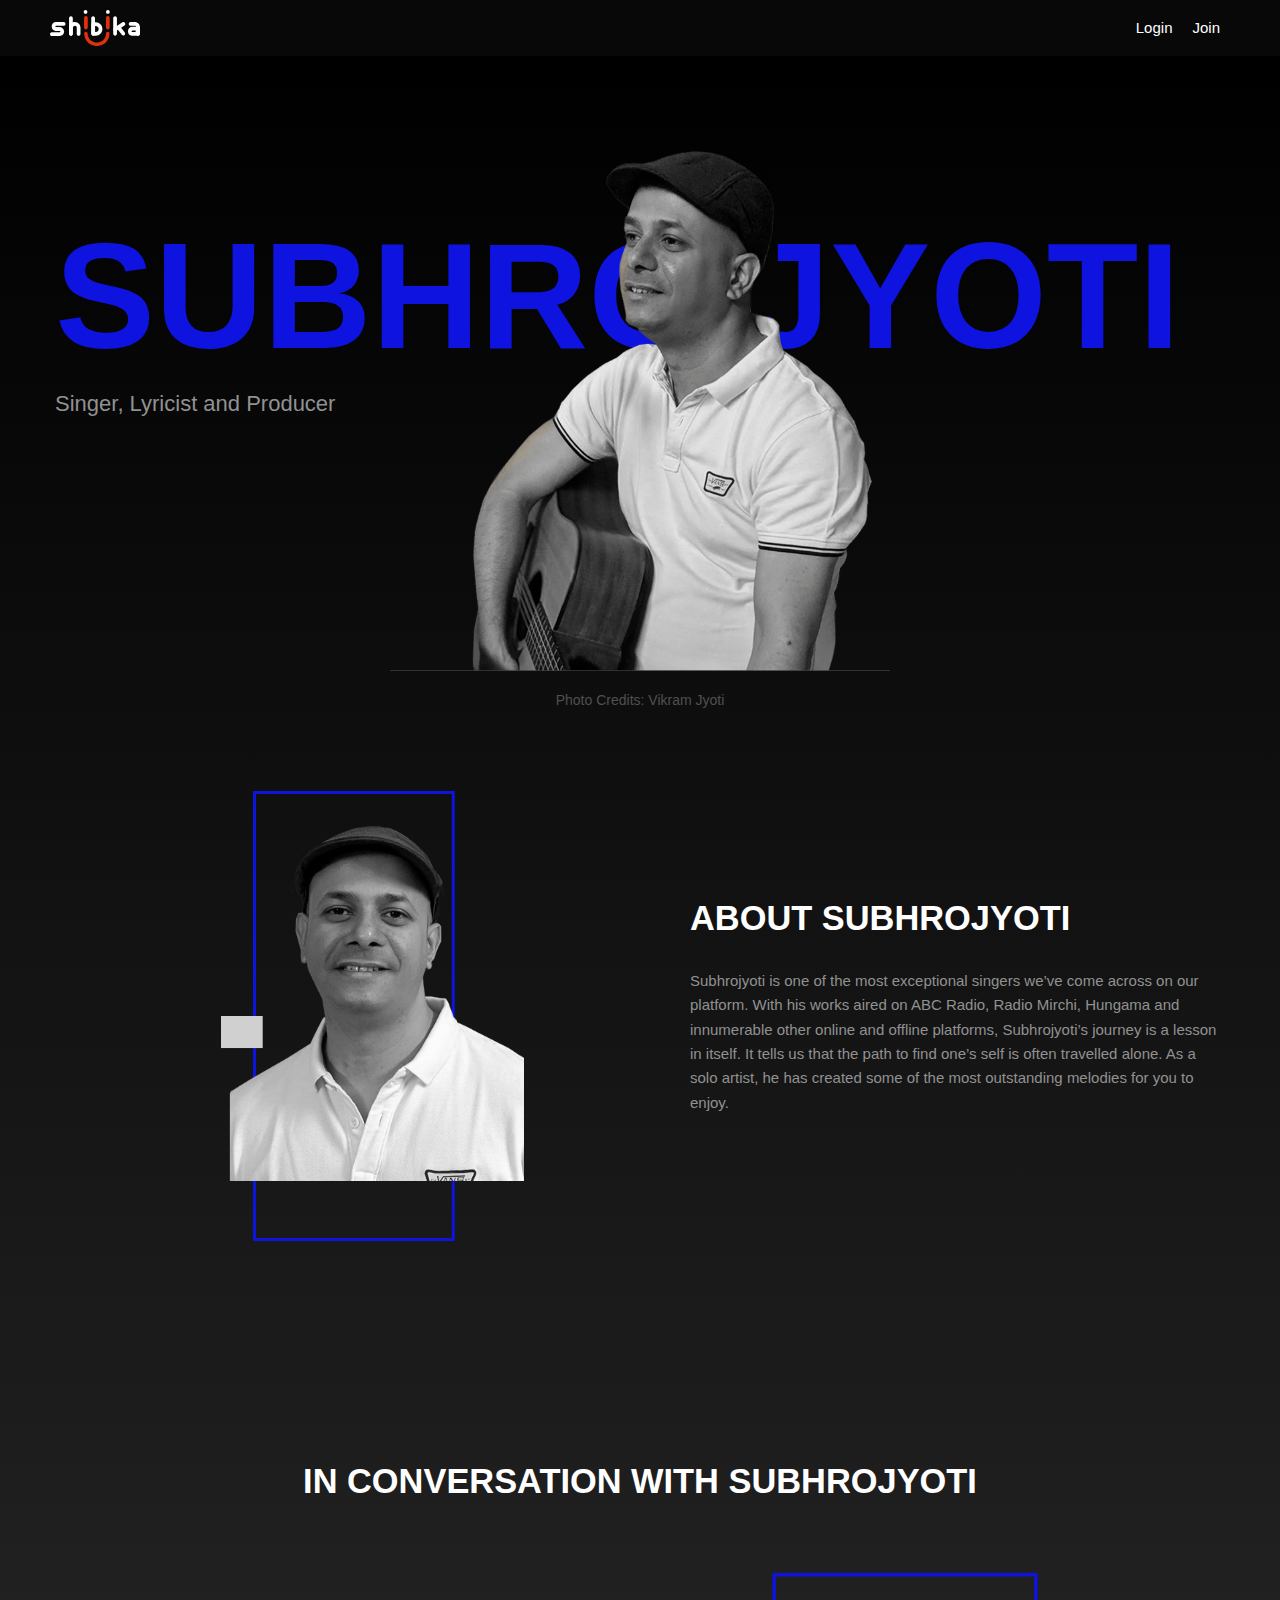
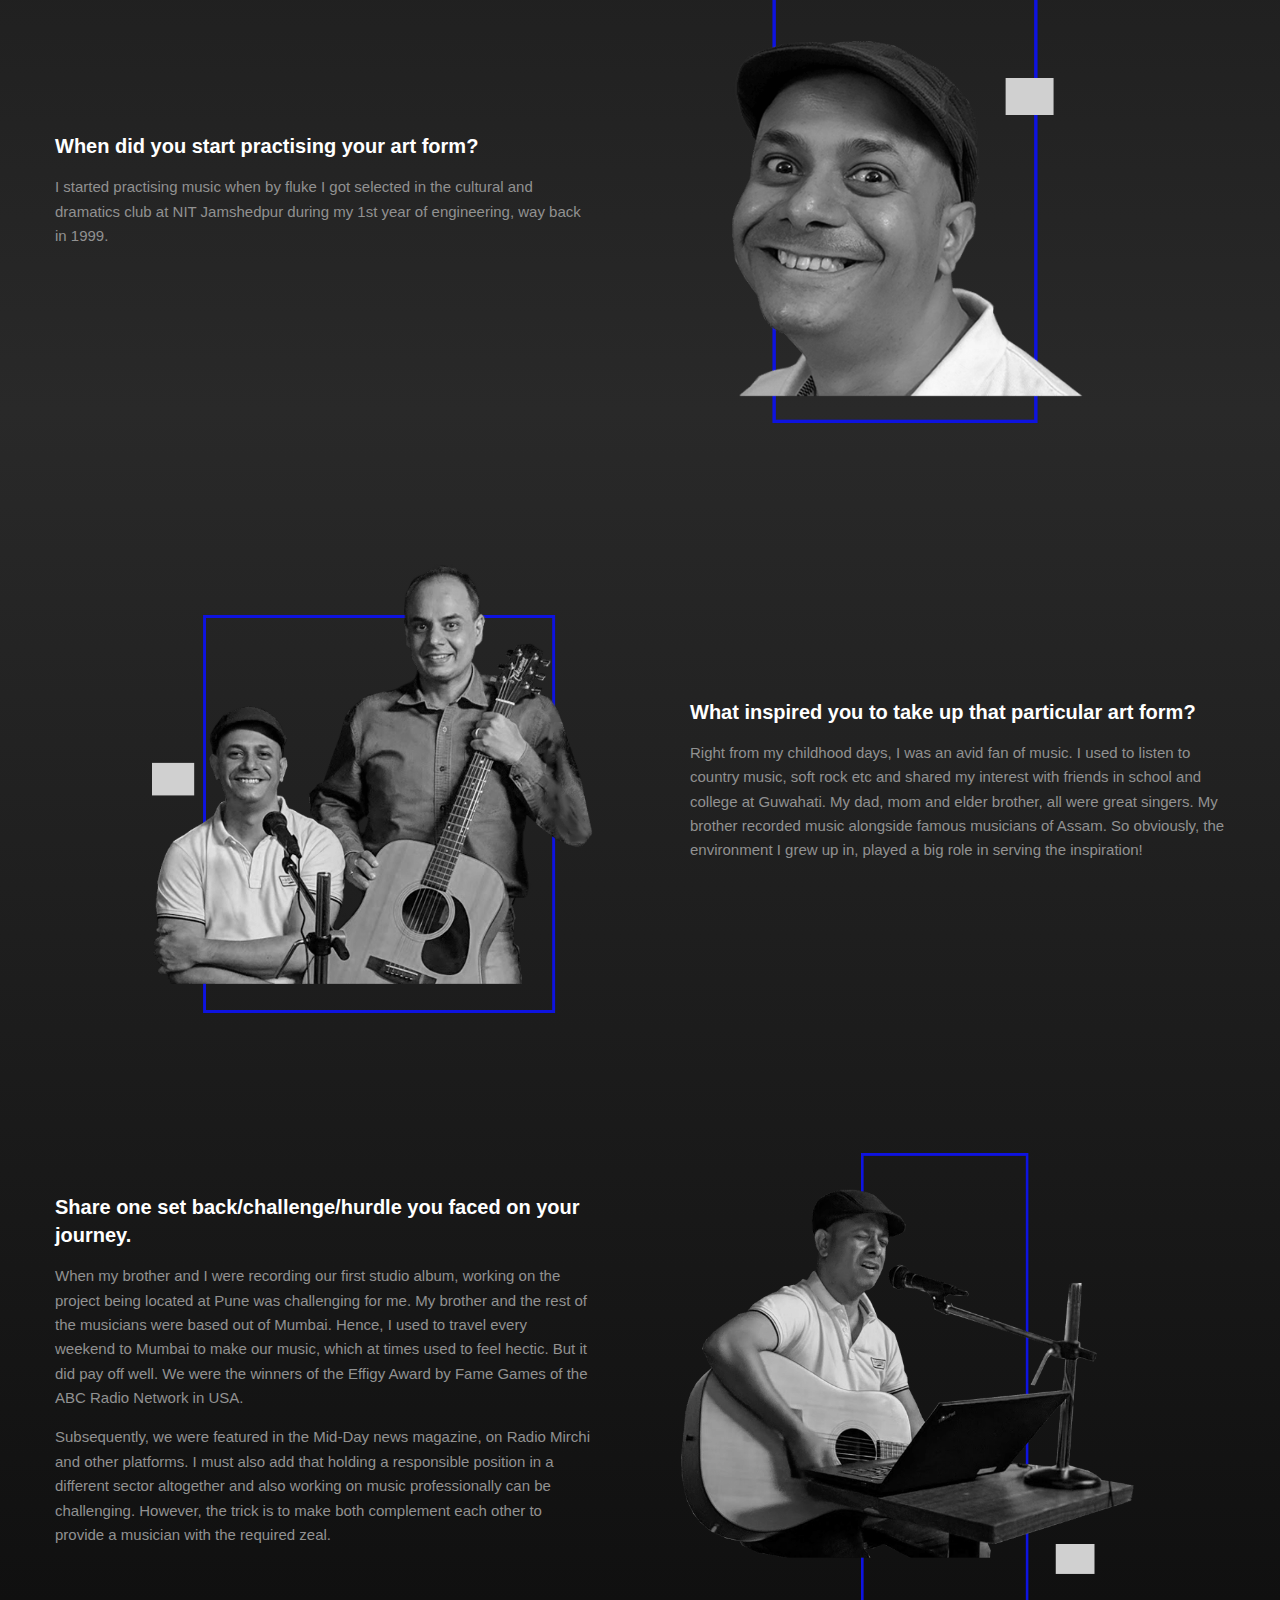
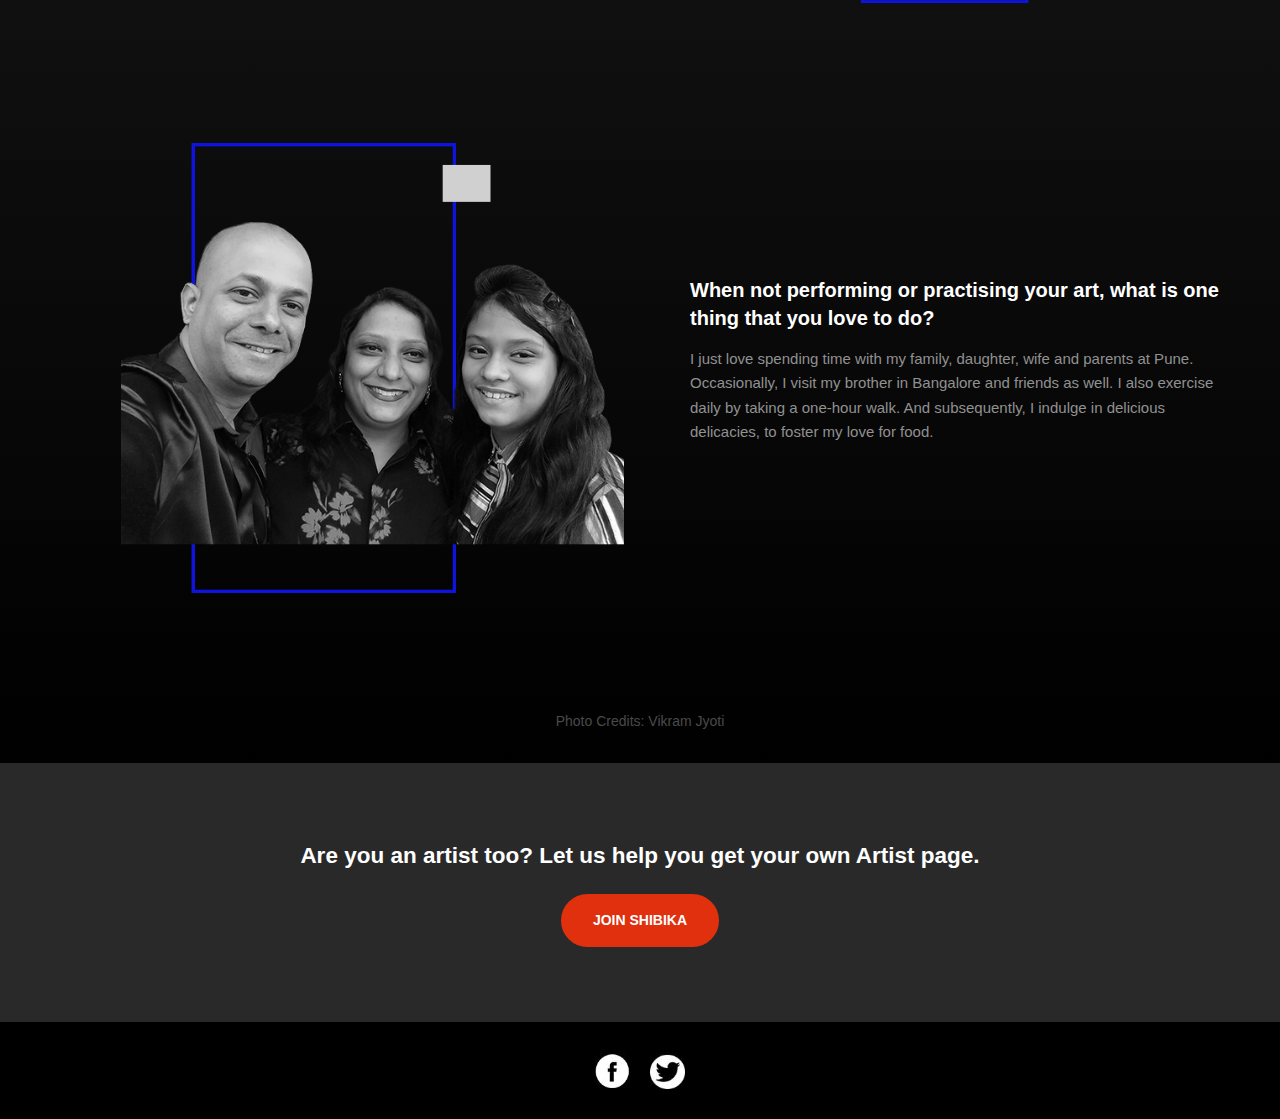
<file: subhrojyoti/index.html>
<!DOCTYPE html><html lang="en"><head><meta charset="UTF-8"/><meta name="viewport" content="width=device-width, initial-scale=1.0"/><meta http-equiv="X-UA-Compatible" content="ie=edge"/><title>Subhrojyoti | Artist Spotlight | Shibika</title><meta rel="description" content="Meet Subhrojyoti, a remarkable singer, lyricist and producer. Subhrojyoti writes, performs, manages and produces his own music which has also been featured Hungama’s Artist Aloud series."/><!-- Search Engine--><meta name="description" content="Meet Subhrojyoti, a remarkable singer, lyricist and producer. Subhrojyoti writes, performs, manages and produces his own music which has also been featured Hungama’s Artist Aloud series."/><meta name="image" content="../assets/img/meta-subhrojyoti.jpg"/><!-- Schema.org for Google--><meta itemprop="name" content="Subhrojyoti | Artist Spotlight | Shibika"/><meta itemprop="description" content="Meet Subhrojyoti, a remarkable singer, lyricist and producer. Subhrojyoti writes, performs, manages and produces his own music which has also been featured Hungama’s Artist Aloud series."/><meta itemprop="image" content="../assets/img/meta-subhrojyoti.jpg"/><!-- Twitter--><meta name="twitter:card" content="summary"/><meta name="twitter:title" content="Subhrojyoti | Artist Spotlight | Shibika"/><meta name="twitter:description" content="Meet Subhrojyoti, a remarkable singer, lyricist and producer. Subhrojyoti writes, performs, manages and produces his own music which has also been featured Hungama’s Artist Aloud series."/><meta name="twitter:image:src" content="../assets/img/meta-subhrojyoti.jpg"/><!-- Open Graph general (Facebook, Pinterest & Google+)--><meta property="og:title" content="Subhrojyoti | Artist Spotlight | Shibika"/><meta property="og:description" content="Meet Subhrojyoti, a remarkable singer, lyricist and producer. Subhrojyoti writes, performs, manages and produces his own music which has also been featured Hungama’s Artist Aloud series."/><meta property="og:image" content="../assets/img/meta-subhrojyoti.jpg"/><meta property="og:url" content="https://www.shibika.com"/><meta property="og:site_name" content="Shibika"/><meta property="og:type" content="website"/><script async="" src="https://www.googletagmanager.com/gtag/js?id=UA-89861918-3"></script><script>window.dataLayer = window.dataLayer || [];
function gtag(){dataLayer.push(arguments);}
gtag('js', new Date());
gtag('config', 'UA-89861918-3');
</script><link rel="icon" type="image/png" href="../assets/img/shibika-icon.png"/><link rel="stylesheet" href="https://rsms.me/inter/inter.css"/><link rel="stylesheet" href="../assets/css/style.css"/></head><body><nav class="row"><div class="col"><a href="https://www.shibika.com/"><img src="../assets/img/shibika-white.svg" width="90" alt="shibika logo"/></a></div><div class="col right"><ul class="list-unstyled list-inline"><li><a href="https://www.shibika.com/register">Login</a></li><li><a href="https://www.shibika.com/register">Join</a></li></ul></div></nav><main class="spotsj"><section class="spotsj-hero position-relative"><div class="container"><h1 class="blue uppercase">Subhro<span class="space">&nbsp;</span>jyoti</h1><p>Singer, Lyricist and Producer</p><img src="../assets/img/subhrojyoti-1.png" alt="subhrojyoti"/><span class="credits">Photo Credits: Vikram Jyoti</span></div></section><section class="spotsj-about"><div class="container"><div class="row"><div class="col center"><img src="../assets/img/subhrojyoti-2.png" alt="subhrojyoti"/></div><div class="col"><h2 class="uppercase">About Subhrojyoti</h2><p>Subhrojyoti is one of the most exceptional singers we’ve come across on our platform. With his works aired on ABC Radio, Radio Mirchi, Hungama and innumerable other online and offline platforms, Subhrojyoti’s journey is a lesson in itself. It tells us that the path to find one’s self is often travelled alone. As a solo artist, he has created some of the most outstanding melodies for you to enjoy.</p></div></div></div></section><section class="spotsj-conversation position-relative"><div class="container"><h2 class="center uppercase">In Conversation with Subhrojyoti</h2><div class="row"><div class="col"><h3>When did you start practising your art form?</h3><p>I started practising music when by fluke I got selected in the cultural and dramatics club at NIT Jamshedpur during my 1st year of engineering, way back in 1999.</p></div><div class="col center"><img src="../assets/img/subhrojyoti-3.png" alt="subhrojyoti"/></div></div><div class="row"><div class="col center"><img src="../assets/img/subhrojyoti-4.png" alt="subhrojyoti"/></div><div class="col"><h3>What inspired you to take up that particular art form?</h3><p>Right from my childhood days, I was an avid fan of music. I used to listen to country music, soft rock etc and shared my interest with friends in school and college at Guwahati. My dad, mom and elder brother, all were great singers. My brother recorded music alongside famous musicians of Assam. So obviously, the environment I grew up in, played a big role in serving the inspiration!</p></div></div><div class="row"><div class="col"><h3>Share one set back/challenge/hurdle you faced on your journey.</h3><p>When my brother and I were recording our first studio album, working on the project being located at Pune was challenging for me. My brother and the rest of the musicians were based out of Mumbai. Hence, I used to travel every weekend to Mumbai to make our music, which at times used to feel hectic. But it did pay off well. We were the winners of the Effigy Award by Fame Games of the ABC Radio Network in USA.</p><p>Subsequently, we were featured in the Mid-Day news magazine, on Radio Mirchi and other platforms. I must also add that holding a responsible position in a different sector altogether and also working on music professionally can be challenging. However, the trick is to make both complement each other to provide a musician with the required zeal.</p></div><div class="col center"><img src="../assets/img/subhrojyoti-5.png" alt="subhrojyoti"/></div></div><div class="row"><div class="col center"><img src="../assets/img/subhrojyoti-6.png" alt="subhrojyoti"/></div><div class="col"><h3>When not performing or practising your art, what is one thing that you love to do?</h3><p>I just love spending time with my family, daughter, wife and parents at Pune. Occasionally, I visit my brother in Bangalore and friends as well. I also exercise daily by taking a one-hour walk. And subsequently, I indulge in delicious delicacies, to foster my love for food.</p></div></div></div><span class="credits">Photo Credits: Vikram Jyoti</span></section></main><section class="spotlight-cta center" style="background-color: #292929;"><div class="container"><p class="white bold">Are you an artist too? Let us help you get your own Artist page.</p><a class="button" href="https://www.shibika.com/register" target="_blank" rel="noopener noreferrer">Join Shibika</a></div></section><footer class="center"><div class="container"><ul class="list-unstyled list-inline"><li><a href="https://www.facebook.com/iShibika/" target="_blank" rel="noopener noreferrer"><img src="../assets/img/facebook.jpg" alt="facebook"/></a></li><li><a href="https://twitter.com/ishibika" target="_blank" rel="noopener noreferrer"><img src="../assets/img/twitter.jpg" alt="twitter"/></a></li></ul></div></footer></body></html>
</file>
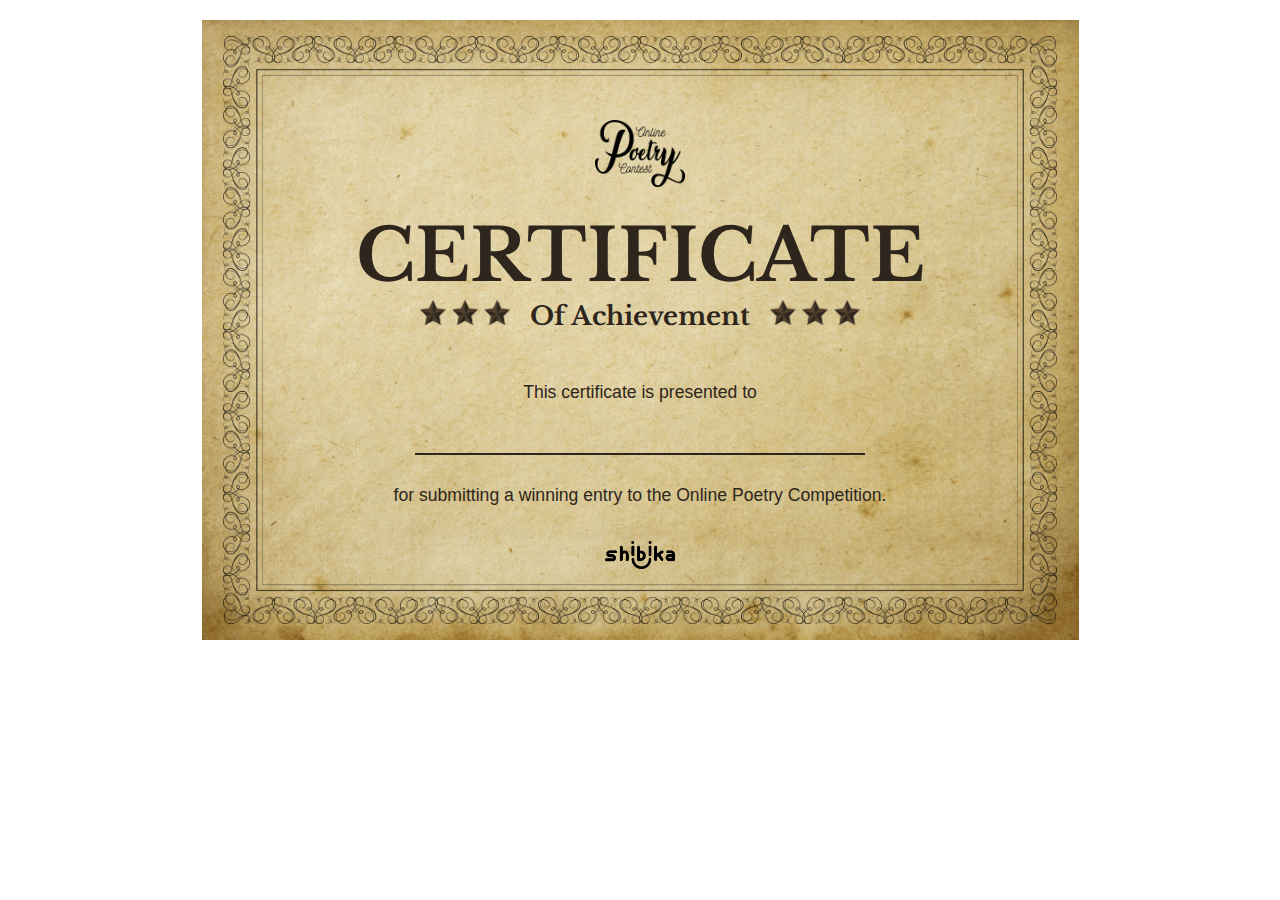
<file: certificates/achievement/index.html>
<!DOCTYPE html><html lang="en"><head><meta charset="UTF-8"/><meta name="viewport" content="width=device-width, initial-scale=1.0"/><meta http-equiv="X-UA-Compatible" content="ie=edge"/><title>Certicate of Achievement</title><link rel="stylesheet" href="https://fonts.googleapis.com/css?family=Libre+Baskerville:400,700&amp;display=swap"/><link rel="stylesheet" href="https://rsms.me/inter/inter.css"/><link rel="stylesheet" href="../assets/css/style.css"/></head><body><div class="main"><img class="border" src="../assets/img/border.png" alt="border"/><div class="content"><img src="../assets/img/online-poetry-contest.png" alt="online poetry contest" width="90px"/><h1>CERTIFICATE</h1><h2>Of Achievement</h2><P style="margin-top: 50px">This certificate is presented to</P><div class="underline"><p> </p></div><p style="margin-bottom: 35px">for submitting a winning entry to the Online Poetry Competition.</p><img src="../assets/img/shibika-logo.png" alt="shibika logo" width="70px"/></div></div></body></html>
</file>
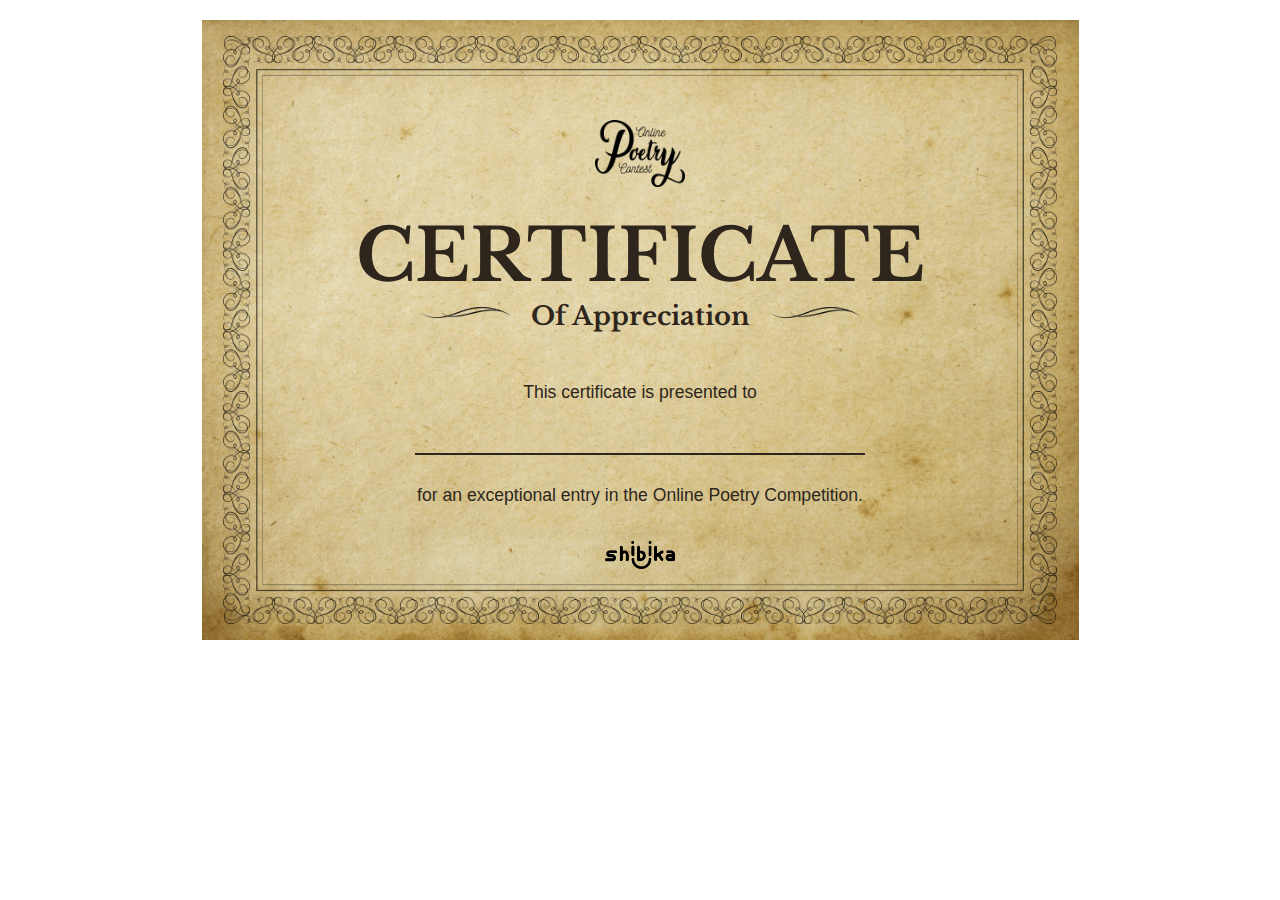
<file: certificates/appreciation/index.html>
<!DOCTYPE html><html lang="en"><head><meta charset="UTF-8"/><meta name="viewport" content="width=device-width, initial-scale=1.0"/><meta http-equiv="X-UA-Compatible" content="ie=edge"/><title>Certicate of Appreciation</title><link rel="stylesheet" href="https://fonts.googleapis.com/css?family=Libre+Baskerville:400,700&amp;display=swap"/><link rel="stylesheet" href="https://rsms.me/inter/inter.css"/><link rel="stylesheet" href="../assets/css/style.css"/></head><body><div class="main"><img class="border" src="../assets/img/border.png" alt="border"/><div class="content"><img src="../assets/img/online-poetry-contest.png" alt="online poetry contest" width="90px"/><h1>CERTIFICATE</h1><h2 class="waves">Of Appreciation</h2><P style="margin-top: 50px">This certificate is presented to</P><div class="underline"><p> </p></div><p style="margin-bottom: 35px">for an exceptional entry in the Online Poetry Competition.</p><img src="../assets/img/shibika-logo.png" alt="shibika logo" width="70px"/></div></div></body></html>
</file>
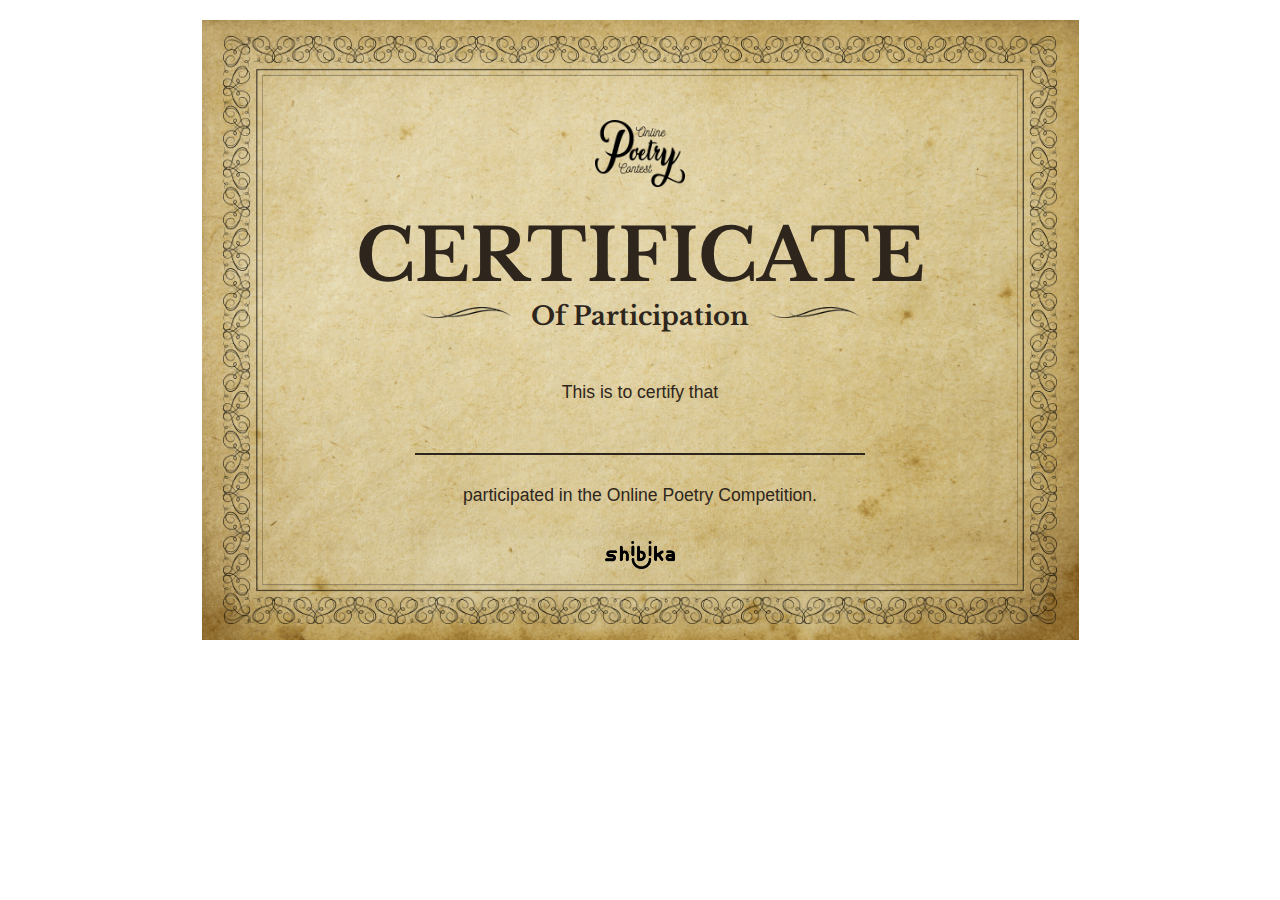
<file: certificates/participation/index.html>
<!DOCTYPE html><html lang="en"><head><meta charset="UTF-8"/><meta name="viewport" content="width=device-width, initial-scale=1.0"/><meta http-equiv="X-UA-Compatible" content="ie=edge"/><title>Certicate of Participation</title><link rel="stylesheet" href="https://fonts.googleapis.com/css?family=Libre+Baskerville:400,700&amp;display=swap"/><link rel="stylesheet" href="https://rsms.me/inter/inter.css"/><link rel="stylesheet" href="../assets/css/style.css"/></head><body><div class="main"><img class="border" src="../assets/img/border.png" alt="border"/><div class="content"><img src="../assets/img/online-poetry-contest.png" alt="online poetry contest" width="90px"/><h1>CERTIFICATE</h1><h2 class="waves">Of Participation</h2><P style="margin-top: 50px">This is to certify that</P><div class="underline"><p> </p></div><p style="margin-bottom: 35px">participated in the Online Poetry Competition.</p><img src="../assets/img/shibika-logo.png" alt="shibika logo" width="70px"/></div></div></body></html>
</file>
<file: assets/css/style.css>
html{line-height:1.15;-webkit-text-size-adjust:100%}body{margin:0}main{display:block}h1{font-size:2em;margin:0.67em 0}hr{box-sizing:content-box;height:0;overflow:visible}pre{font-family:monospace, monospace;font-size:1em}a{background-color:transparent}abbr[title]{border-bottom:none;text-decoration:underline;text-decoration:underline dotted}b,strong{font-weight:bolder}code,kbd,samp{font-family:monospace, monospace;font-size:1em}small{font-size:80%}sub,sup{font-size:75%;line-height:0;position:relative;vertical-align:baseline}sub{bottom:-0.25em}sup{top:-0.5em}img{border-style:none}button,input,optgroup,select,textarea{font-family:inherit;font-size:100%;line-height:1.15;margin:0}button,input{overflow:visible}button,select{text-transform:none}button,[type="button"],[type="reset"],[type="submit"]{-webkit-appearance:button}button::-moz-focus-inner,[type="button"]::-moz-focus-inner,[type="reset"]::-moz-focus-inner,[type="submit"]::-moz-focus-inner{border-style:none;padding:0}button:-moz-focusring,[type="button"]:-moz-focusring,[type="reset"]:-moz-focusring,[type="submit"]:-moz-focusring{outline:1px dotted ButtonText}fieldset{padding:0.35em 0.75em 0.625em}legend{box-sizing:border-box;color:inherit;display:table;max-width:100%;padding:0;white-space:normal}progress{vertical-align:baseline}textarea{overflow:auto}[type="checkbox"],[type="radio"]{box-sizing:border-box;padding:0}[type="number"]::-webkit-inner-spin-button,[type="number"]::-webkit-outer-spin-button{height:auto}[type="search"]{-webkit-appearance:textfield;outline-offset:-2px}[type="search"]::-webkit-search-decoration{-webkit-appearance:none}::-webkit-file-upload-button{-webkit-appearance:button;font:inherit}details{display:block}summary{display:list-item}template{display:none}[hidden]{display:none}html,body{padding:0;margin:0;-webkit-box-sizing:border-box;-moz-box-sizing:border-box;box-sizing:border-box;-webkit-overflow-scrolling:touch}body{font-family:'Inter', sans-serif;font-size:15px;line-height:1.625;text-rendering:optimizeLegibility;-webkit-font-smoothing:antialiased;-moz-osx-font-smoothing:grayscale;color:#283041;background-color:#ffffff;-webkit-text-size-adjust:auto;-moz-text-size-adjust:auto;-ms-text-size-adjust:auto;text-size-adjust:auto}p{margin:30px 0 20px 0}h1,h2,h3,h4,.h1,.h2,.h3,.h4{margin:0}h1,.h1{font-size:3.25rem;line-height:1.2}@media only screen and (max-width: 767px){h1,.h1{font-size:2.15rem}}h2,.h2{font-size:2.15rem;line-height:1.2;color:#292929}@media only screen and (max-width: 767px){h2,.h2{font-size:1.5rem}}a{color:#e0300e;text-decoration:none}input,select,textarea{display:inline-block;width:100%}img{max-width:100%;vertical-align:middle}.container{max-width:1170px;margin:0 auto}@media only screen and (max-width: 1200px){.container{padding:0 3%}}.center{text-align:center}.red{color:#e0300e !important}.white{color:#ffffff !important}.black{color:#292929}.right{text-align:right}.left{text-align:left}.underline{text-decoration:underline}.underline-border{border-bottom:1px solid}.uppercase{text-transform:uppercase}.bold{font-weight:bold}.position-relative{position:relative}.row{display:-webkit-box;display:-webkit-flex;display:-moz-box;display:-ms-flexbox;display:flex;-webkit-box-pack:center;-webkit-justify-content:center;-moz-box-pack:center;-ms-flex-pack:center;justify-content:center}@media only screen and (max-width: 767px){.row{-webkit-box-orient:vertical;-webkit-box-direction:normal;-webkit-flex-direction:column;-moz-box-orient:vertical;-moz-box-direction:normal;-ms-flex-direction:column;flex-direction:column}}.col{-webkit-box-flex:1;-webkit-flex:1;-moz-box-flex:1;-ms-flex:1;flex:1}.white-bg{background-color:#ffffff}.overflow-hidden{overflow:hidden}ul.list-unstyled{padding:0;margin:0;list-style:none}ul.list-unstyled li{padding:0;margin:10px 0}ul.list-inline li{display:inline-block;margin:0 10px}.button{display:inline-block;border:2px solid #e0300e;background-color:#e0300e;padding:13px 30px;border-radius:50px;color:#ffffff;font-size:14px;text-transform:uppercase;text-decoration:none;font-weight:bold;opacity:1;transition:all 0.25s ease-in-out;cursor:pointer}.button:hover,.button:focus{opacity:0.9}.button-outline{background-color:unset;border:2px solid #292929;color:#292929}.button-outline:not([disabled]):hover,.button-outline:not([disabled]):focus{border:2px solid #e0300e;background-color:#e0300e;color:#ffffff}.button[disabled]{cursor:not-allowed}.separator .container{border-bottom:1px solid #283041;opacity:0.5}.spotlight-cta{padding:75px 0}.spotlight-cta p{font-size:1.5em;color:initial;margin-top:0}nav{background-color:#080808;padding:10px 50px;align-items:center}nav a{color:#ffffff;margin:0;transition:all 0.25s ease-in-out}nav a:hover,nav a:focus{opacity:0.9}.footer-section{padding:20px 0}.footer-section p{font-size:2.5rem;font-weight:lighter;opacity:0.4;line-height:1.1}footer{background-color:#000000;padding:30px 0}footer img{max-width:35px}.index-hero{padding-top:70px;padding-bottom:90px;background-color:#283041;background-image:url("../img/artist-bg.jpg");background-position:center;background-repeat:no-repeat;background-size:cover}@media only screen and (max-width: 767px){.index-hero{text-align:center}}.index-hero h1{margin-bottom:15px}.index-hero p{margin:0;font-size:1.3rem;margin-bottom:90px}@media only screen and (max-width: 767px){.index-hero{background-position:90% bottom;background-size:cover;background-color:rgba(0,0,0,0.8);background-blend-mode:overlay}}.index-features{background:url("../img/bottom.png") bottom no-repeat,url("../img/middle.png") center 410px no-repeat;background-size:contain}@media only screen and (max-width: 979px){.index-features{background:url("../img/bottom.png") bottom no-repeat,url("../img/middle.png") center 40% no-repeat;background-size:200%}}@media only screen and (max-width: 767px){.index-features{text-align:center}}.index-features a.button{background-color:#283041}.index-features h2{margin-bottom:20px}.index-features p{margin-top:0;margin-bottom:35px;font-size:17px;line-height:1.3;max-width:500px}.index-features .row{align-items:center;padding:70px 0;margin:0 7%}@media only screen and (max-width: 767px){.index-features .row{margin:0}}.index-features .row img{max-width:300px}@media only screen and (max-width: 767px){.index-features .row img{margin-bottom:30px}}.index-features .row .col{flex:3}.index-features .row .col:first-child{flex:2}.index-features .row:nth-child(even) .col{flex:2}.index-features .row:nth-child(even) .col:first-child{flex:3}@media only screen and (max-width: 767px){.index-features .row:nth-child(even) .col{order:1}.index-features .row:nth-child(even) .col:first-child{order:2}}.fans .index-hero{background-image:url("../img/fans-bg.jpg")}@media only screen and (max-width: 979px){.fans .index-hero{background-position:25% center}}@media only screen and (max-width: 767px){.fans .index-hero{background-position:100% bottom;background-color:rgba(0,0,0,0.65)}}.spotlight-hero{min-height:450px;padding:150px 0;background-image:url("../img/saurabh-turakhia.png");background-position:calc(50% + 250px) 110%;background-size:500px;background-repeat:no-repeat}.spotlight-hero h1{color:initial;margin-top:100px;margin-bottom:0px;font-size:2.7em}.spotlight-hero p{margin:0;font-size:1.8em}@media only screen and (max-width: 767px){.spotlight-hero{text-align:center;background-position:center bottom;background-size:500px;padding-top:75px;padding-bottom:400px}.spotlight-hero h1{margin-top:0}}@media only screen and (max-width: 480px){.spotlight-hero{padding-bottom:200px;background-size:350px}}.spotlight-about{padding:125px 0}.spotlight-about .row .col:first-child{flex:2}.spotlight-about .row .col:last-child{flex:3}.spotlight-about img{max-width:650px;width:100%}@media only screen and (max-width: 767px){.spotlight-about{text-align:center}.spotlight-about img{margin-top:50px}}.spotlight-conversation{padding-top:125px;padding-bottom:75px}.spotlight-conversation h2{margin-bottom:80px;max-width:500px}.spotlight-conversation .container>.row{margin:70px 0;align-items:center}.spotlight-conversation .container>.row img{max-width:400px;width:100%}.spotlight-conversation .container>.row h3{color:initial;font-size:1.7em;line-height:1.3}@media only screen and (max-width: 767px){.spotlight-conversation .container>.row h3{font-size:1.3em}}@media only screen and (max-width: 767px){.spotlight-conversation .container>.row .col{order:1}.spotlight-conversation .container>.row .col.center{order:2}.spotlight-conversation .container>.row .col.center img{margin-top:20px;margin-bottom:50px}}@media only screen and (max-width: 767px){.spotlight-conversation{text-align:center}.spotlight-conversation h2{margin-left:auto;margin-right:auto}}.spotlight-work{padding:125px 0}.spotlight-work h2{margin-bottom:30px}.spotlight-work .row{max-width:1000px;margin:auto}.spotlight-work .row .col{position:relative;min-height:300px;background-repeat:no-repeat;background-size:cover;background-position:center;margin:10px}.spotlight-work .row .col:first-child{background-image:url("../img/art-blog.png")}.spotlight-work .row .col:last-child{background-image:url("../img/short-stories-blog.png")}.spotlight-work .row .col span{position:absolute;top:50%;left:50%;color:#fff;font-size:1.4em;transform:translate(-50%)}.spotag section{padding:100px 0}.spotag section.dark{background-color:#292929}.spotag section.dark *{color:#fff}.spotag h1{font-size:3.5em;line-height:0.9;font-weight:800}@media only screen and (max-width: 767px){.spotag h1{font-size:2.5em}}.spotag h3{color:#292929;line-height:1.4;font-size:1.4em}.spotag p{line-height:1.8;margin-top:15px}.spotag .row{align-items:center}@media only screen and (max-width: 767px){.spotag .col.right,.spotag .col.left{text-align:center}}.spotag .spotag-hero{padding:0;overflow:hidden}.spotag .spotag-hero p{margin-top:10px;font-size:1.3em}.spotag .spotag-hero img{transform:scale(1.1);transform-origin:left}@media only screen and (max-width: 767px){.spotag .spotag-hero{padding-top:30px;text-align:center}.spotag .spotag-hero img{transform:translate(40px, -50px)}}@media only screen and (max-width: 767px){.spotag .spotag-about{padding-top:0}}@media only screen and (max-width: 767px){.spotag .spotag-about .row{flex-direction:column-reverse}}.spotag .spotag-about .row>.col:first-child{flex:3}.spotag .spotag-about .row>.col:last-child{flex:2;padding:50px}@media only screen and (max-width: 767px){.spotag .spotag-about .row>.col:last-child{padding:0 0 20px}}.spotag .spotag-conversation{padding-bottom:70px}.spotag .spotag-conversation h2{margin-top:0;margin-bottom:75px}.spotag .spotag-conversation img{max-width:400px;width:100%;object-fit:contain}@media only screen and (max-width: 767px){.spotag .spotag-conversation{padding:50px 0}.spotag .spotag-conversation h2{margin-bottom:50px}.spotag .spotag-conversation img{margin-top:30px}}.spotag .spotag-conv1{padding:0}.spotag .spotag-conv1 img{transform:translateY(-65px);max-width:450px;width:100%;object-fit:contain}@media only screen and (max-width: 767px){.spotag .spotag-conv1{padding:50px 0}.spotag .spotag-conv1 img{padding-top:30px;transform:translateY(0)}.spotag .spotag-conv1 .row{flex-direction:column-reverse}}.spotag .spotag-conv2{padding:0}.spotag .spotag-conv2 img{transform:scale(1.1);max-width:330px;width:100%;object-fit:contain}@media only screen and (max-width: 767px){.spotag .spotag-conv2{padding:50px 0}.spotag .spotag-conv2 img{transform:unset;padding-top:30px}}.spotag .spotag-conv3{padding:30px 0}.spotag .spotag-conv3 img{transform:translateY(80px);max-width:400px;width:100%;object-fit:contain}@media only screen and (max-width: 767px){.spotag .spotag-conv3{padding:50px 0}.spotag .spotag-conv3 .row{flex-direction:column-reverse}.spotag .spotag-conv3 img{padding-top:30px;transform:translateY(0px)}}.spotag .spotag-conv4{padding:0}.spotag .spotag-conv4 img{max-width:400px;transform:translateY(-30px);width:100%;object-fit:contain}@media only screen and (max-width: 767px){.spotag .spotag-conv4{padding:50px 0}.spotag .spotag-conv4 img{padding-top:30px;transform:translateY(0px);max-height:400px}}.spotsj{background:#000000;background:-moz-linear-gradient(top, #000 0%, #292929 50%, #000 100%);background:-webkit-linear-gradient(top, #000 0%, #292929 50%, #000 100%);background:linear-gradient(to bottom, #000 0%, #292929 50%, #000 100%)}.spotsj *{color:#fff}.spotsj .blue{color:#0e13e0}.spotsj section{padding:100px 0}.spotsj section .row{align-items:center}.spotsj section .row .col.center{padding:20px 50px}.spotsj section .row img{max-height:450px}.spotsj h3{margin-bottom:15px;font-size:20px;line-height:1.4}.spotsj h3+p,.spotsj h3 ~ p{margin:0;margin-bottom:15px}@media only screen and (max-width: 767px){.spotsj h3{margin-top:50px}}.spotsj p,.spotsj span{color:#919191}.spotsj .credits{position:absolute;left:50%;transform:translateX(-50%);bottom:-40px;font-size:14px;opacity:0.5}.spotsj .spotsj-hero{padding-top:150px;padding-bottom:250px}@media only screen and (max-width: 767px){.spotsj .spotsj-hero{padding-top:50px;padding-bottom:450px;text-align:center}}@media only screen and (max-width: 480px){.spotsj .spotsj-hero{padding-bottom:350px}}.spotsj .spotsj-hero h1{font-size:150px;white-space:nowrap;margin-bottom:0}@media only screen and (max-width: 1200px){.spotsj .spotsj-hero h1{font-size:120px}}@media only screen and (max-width: 979px){.spotsj .spotsj-hero h1{font-size:94px}}@media only screen and (max-width: 767px){.spotsj .spotsj-hero h1{white-space:unset;font-size:54px}.spotsj .spotsj-hero h1 .space{display:none}}@media only screen and (max-width: 480px){.spotsj .spotsj-hero h1{font-size:40px}}.spotsj .spotsj-hero p{font-size:22px;margin:0}.spotsj .spotsj-hero img{position:absolute;left:50%;transform:translateX(-50%)}.spotsj .spotsj-hero img{bottom:0;max-width:500px}@media only screen and (max-width: 1200px){.spotsj .spotsj-hero img{max-width:450px}}@media only screen and (max-width: 979px){.spotsj .spotsj-hero img{max-width:400px}}@media only screen and (max-width: 767px){.spotsj .spotsj-hero img{width:80%}}@media only screen and (max-width: 767px){.spotsj .spotsj-about .row{flex-direction:column-reverse}.spotsj .spotsj-about h2{margin-top:50px}}.spotsj .spotsj-conversation .row{padding:50px 0}.spotsj .spotsj-conversation .credits{bottom:30px}@media only screen and (max-width: 767px){.spotsj .spotsj-conversation{padding-top:0}.spotsj .spotsj-conversation .row{padding:20px 0}.spotsj .spotsj-conversation .col{order:1}.spotsj .spotsj-conversation .col.center{order:2}.spotsj .spotsj-conversation .col.center img{max-height:350px}}.spot-ss{max-width:100vw;overflow:hidden}.spot-ss-hero{min-height:500px;padding:100px 0;background-image:url("../img/shalaka-sreeram/shalaka-sreeram-hero.jpg");background-repeat:no-repeat;background-size:cover;background-position:center}@media only screen and (max-width: 979px){.spot-ss-hero{background-position:left}}.spot-ss-hero h1{margin-top:150px}.spot-ss-hero h1 svg{width:250px}.spot-ss-hero p{line-height:1.8;margin-top:10px;font-size:1.3em}@media only screen and (max-width: 767px){.spot-ss-hero{background-image:url("../img/shalaka-sreeram/shalaka-sreeram-hero-mobile.jpg");background-position:center top;padding:50px 0;text-align:center}.spot-ss-hero h1{margin-top:0}.spot-ss-hero h1 svg{max-width:150px}}@media only screen and (max-width: 480px){.spot-ss-hero{min-height:450px;padding-bottom:75px}}.spot-ss-about,.spot-ss-conversation{padding:100px 0}.spot-ss-about p,.spot-ss-conversation p{line-height:1.8;margin-top:15px;opacity:0.7}.spot-ss-about h3,.spot-ss-conversation h3{color:#292929;line-height:1.4;font-size:1.4em}.spot-ss-about .row,.spot-ss-conversation .row{align-items:center;padding:50px 0;margin:0 -50px}.spot-ss-about .row .col,.spot-ss-conversation .row .col{margin:0 50px}@media only screen and (max-width: 767px){.spot-ss-about .row .col,.spot-ss-conversation .row .col{order:1}.spot-ss-about .row .col.center,.spot-ss-conversation .row .col.center{order:2}}.spot-ss-about{padding:50px 0 0 0}.poetry-hero{background-image:url("../img/poetry-competition/poetry-contest-hero-bg.jpg");background-size:cover;background-position:left -50px;background-repeat:no-repeat;padding-top:500px;padding-bottom:60px}@media only screen and (max-width: 1200px){.poetry-hero{padding-top:300px;background-position:center -50px;padding-bottom:110px}}@media only screen and (max-width: 767px){.poetry-hero{background-image:url("../img/poetry-competition/poetry-contest-hero-bg-mobile.jpg");background-position:center -50px;padding-top:85vw}}.poetry-hero__wrapper{max-width:430px;margin-left:auto}@media only screen and (max-width: 767px){.poetry-hero__wrapper{margin-left:0}}.poetry-hero--quote{font-size:1.2em;letter-spacing:1px;margin-bottom:30px}@media only screen and (max-width: 480px){.poetry-hero--quote{font-size:1.1em;max-width:95%}}.poetry-rules{padding:50px 0}.poetry-rules p{margin-top:0}.poetry-rules h2{text-transform:uppercase;letter-spacing:2px;font-size:1.75em;margin-top:50px;margin-bottom:15px}.poetry-rules__wrapper{max-width:650px;margin:0 auto}.poetry-rules__cards{display:flex;flex-wrap:wrap;justify-content:center;margin:0 -10px}@media only screen and (max-width: 767px){.poetry-rules__cards{flex-direction:column}}.poetry-rules__cards>div{flex:1;background-color:#e5e4e0;margin:10px;padding:50px 20px;box-shadow:4px 15px 23px -10px rgba(0,0,0,0.1);border-radius:3px}.poetry-rules__cards>div img{max-height:140px}.poetry-rules__cards>div p{margin:0;margin-top:25px;font-size:1.1em}@media only screen and (max-width: 767px){.poetry-rules__cards>div{padding:30px 20px}.poetry-rules__cards>div img{max-height:100px}}.poetry-rules__quote{padding-top:20px;padding-bottom:20px;opacity:0.7;font-style:italic;max-width:450px;margin-left:auto;margin-right:auto}.poetry-rules__quote span{font-style:normal}.spot-hero{background-color:#000;color:#fff;padding-top:225px;padding-bottom:70px;background-image:url("../img/spotlight/shibika-spotlight-banner.jpg");background-repeat:no-repeat;background-position:top;background-size:1250px;min-height:450px}.spot-hero h1{font-size:2em}.spot-hero p{color:#ffc514;margin-top:350px;font-size:1.3em;letter-spacing:1px}@media only screen and (max-width: 480px){.spot-hero{background-size:950px;padding-top:100px}.spot-hero p{margin-top:320px}}.spot-what{padding:70px 0;background-color:#e5e4e0}.spot-what p{max-width:800px;margin:20px auto 0;font-size:1.12em}.spot-featured{padding:70px 0}.spot-featured .row{margin:30px -5px}.spot-featured .row>.col{margin:5px}.spot-how{background-color:#000;background-image:url("../img/spotlight/spotlight-how.jpg");background-size:1400px;background-repeat:no-repeat;background-position:center;padding:70px 0}.spot-how *{color:#fff}.spot-how .row{margin:20px -10px -10px}.spot-how .row>div{position:relative;margin:10px 40px;width:170px}.spot-how .row>div::after{content:url("../img/spotlight/arrow.png");position:absolute;left:calc(100% + 15px);top:80px}.spot-how .row>div:last-child::after{content:unset}.spot-how .row>div span{font-size:0.9em}@media only screen and (max-width: 767px){.spot-how .row>div{margin:10px auto 70px}.spot-how .row>div::after{top:calc(100% + 35px);left:50%;transform:translateX(-50%) rotate(90deg)}}.spot-how--icon{background-color:rgba(224,48,14,0.54);padding:20px;margin:20px}.spot-how--icon img{max-height:80px}.spot-how--all{margin-top:50px;margin-bottom:80px}@media only screen and (max-width: 767px){.spot-how--all{margin:10px 0}}.spot-pricing{padding:70px 0}.spot-pricing .row{margin:20px -10px 0}.spot-pricing .row .col{margin:30px 10px 0;padding:30px 20px;padding-bottom:0;background-color:#fff;box-shadow:0 5px 14px -2px rgba(0,0,0,0.2)}.spot-pricing .row .col:last-child .cost{background-color:#283041}.spot-pricing .row .col h3{font-size:1.5em}.spot-pricing .row .col p{max-width:400px;margin:20px auto;min-height:135px}@media only screen and (max-width: 979px){.spot-pricing .row .col p{min-height:175px}}@media only screen and (max-width: 767px){.spot-pricing .row .col p{min-height:unset}}.spot-pricing .row .col .cost{background-color:#000;padding:20px;margin:0 -20px;font-size:2.2em;font-style:italic}.spot-contact{padding:70px 0;background-color:#000;background-image:url("../img/spotlight/spotlight-how.jpg");background-size:1400px;background-repeat:no-repeat;background-position:center -100px}.spot-contact p{max-width:430px;margin:30px auto}.spotarchive{padding:70px 0}.spotarchive h1{font-size:2.2em;margin-bottom:50px}@media only screen and (max-width: 480px){.spotarchive h1{margin-bottom:30px}}.spotarchive__card{flex-wrap:wrap;margin:0 -10px}.spotarchive__card>.col{margin:10px;min-width:calc(50% - 20px);max-width:calc(50% - 20px);box-shadow:0 5px 14px -2px rgba(0,0,0,0.2);border-radius:5px;overflow:hidden}@media only screen and (max-width: 767px){.spotarchive__card>.col{min-width:calc(100% - 20px);max-width:calc(100% - 20px)}}.spotarchive__card>.col img{float:right}.spotarchive__card>.col>.row{justify-content:space-between;align-items:center}@media only screen and (max-width: 767px){.spotarchive__card>.col>.row{flex-direction:row}}.spotarchive__card>.col>.row>div:first-child{padding:20px 0 20px 30px}.spotarchive__card>.col>.row>div:first-child h3{margin-bottom:0;font-style:italic;font-size:1.5em;line-height:1.2}.spotarchive__card>.col>.row>div:first-child p{margin:0;font-size:1.1em}.spotarchive__card>.col>.row>div:first-child a{display:inline-block;margin-top:30px;padding-bottom:0;line-height:1.3;border-bottom:1px solid}@media only screen and (max-width: 767px){.spotarchive__card>.col>.row>div:first-child{padding:20px 10px 20px 30px}.spotarchive__card>.col>.row>div:first-child h3{font-size:1.25em}.spotarchive__card>.col>.row>div:first-child p{font-size:1em}.spotarchive__card>.col>.row>div:first-child a{margin-top:15px}}@media only screen and (max-width: 480px){.spotarchive__card>.col>.row>div:first-child{padding:20px 10px 20px 20px}.spotarchive__card>.col>.row>div:first-child h3{font-size:1.1em}.spotarchive__card>.col>.row>div:first-child p,.spotarchive__card>.col>.row>div:first-child a{font-size:0.9em}.spotarchive__card>.col>.row>div:first-child a{margin-top:10px}}.spotarchive__card>.col>.row>div:last-child img{height:170px}@media only screen and (max-width: 767px){.spotarchive__card>.col>.row>div:last-child img{height:150px;min-width:200px}}@media only screen and (max-width: 480px){.spotarchive__card>.col>.row>div:last-child img{height:130px;min-width:170px}}.rap .poetry-hero{background-image:url("../img/rap-competition/rap-bg.jpg");background-color:rgba(0,0,0,0.5);background-position:center;background-blend-mode:overlay;min-height:calc(100vh - 55px);height:calc(100vh - 55px);padding:0}@media only screen and (max-width: 767px){.rap .poetry-hero{height:auto;padding-top:50px}}.rap .poetry-hero .container{height:80%}.rap .poetry-hero .container .row{height:100%;align-items:flex-end}@media only screen and (max-width: 767px){.rap .poetry-hero .container .row{align-items:center;text-align:center}}.rap .poetry-hero .container .row>.col:first-child p{font-size:1.5em;margin-top:-10px;letter-spacing:4px}@media only screen and (max-width: 480px){.rap .poetry-hero .container .row>.col:first-child p{font-size:1.2em}}.rap .poetry-hero .container .row>.col:last-child{padding-bottom:32px}.rap .poetry-hero .container .row>.col:last-child p{font-size:1.4em}.rap .poetry-hero .rap-verse{width:600px;max-width:100%}@media only screen and (max-width: 767px){.rap .poetry-hero .rap-verse{width:60vw}}@media only screen and (max-width: 480px){.rap .poetry-hero .rap-verse{width:80vw}}.rap .poetry-hero__wrapper{max-width:500px}.rap .poetry-hero__buttons .button{font-size:1.2em}@media only screen and (max-width: 480px){.rap .poetry-hero__buttons .button{font-size:1em;margin-bottom:15px}}@media only screen and (max-width: 380px){.rap .poetry-hero__buttons .button{margin-left:0 !important}}.rap .poetry-hero__buttons .button-outline{color:#fff;border-color:#fff}.rap .poetry-hero__buttons .button-outline:hover{border-color:#e0300e}
</file>
<file: certificates/assets/css/style.css>
*,
*::before,
*::after {
  box-sizing: border-box;
}

html,
body {
  margin: 0;
  padding: 0;
}

.main {
  position: relative;
  background-color: #dfd3ae;
  background-image: url('../img/certificate-bg.png');
  background-size: cover;
  width: 877px;
  height: 620px;
  margin: 20px auto;
}

.border {
  position: absolute;
  width: 95%;
  top: 2.5%;
  left: 2.5%;
}

.content {
  padding: 100px 40px;
  text-align: center;
}

h1,
h2 {
  font-family: 'Libre Baskerville', serif;
  color: #2e261c;
  margin: 0;
}

h1 {
  font-weight: bold;
  font-size: 4.5em;
  margin-top: 20px;
}

h2 {
  position: relative;
  display: inline-block;
  font-size: 1.6em;
}

h2::before,
h2::after {
  content: '';
  position: absolute;
  top: 0;
  width: 90px;
  height: 26px;
  background-image: url('../img/stars.png');
  background-size: contain;
  background-repeat: no-repeat;
  background-position: center;
}

h2.waves::before,
h2.waves::after {
  background-image: url('../img/waves.png');
}

h2::before {
  left: -110px;
}

h2::after {
  right: -110px;
}

p {
  color: #2e261c;
  font-family: 'Inter', sans-serif;
  font-weight: 500;
  font-size: 1.1em;
}

.underline {
  position: relative;
  border-bottom: 2px solid #2e261c;
  width: 450px;
  margin: 50px auto 30px;
}

.underline p {
  position: absolute;
  bottom: 0;
  left: 50%;
  transform: translateX(-50%);
  margin: 5px 0;
}
</file>
